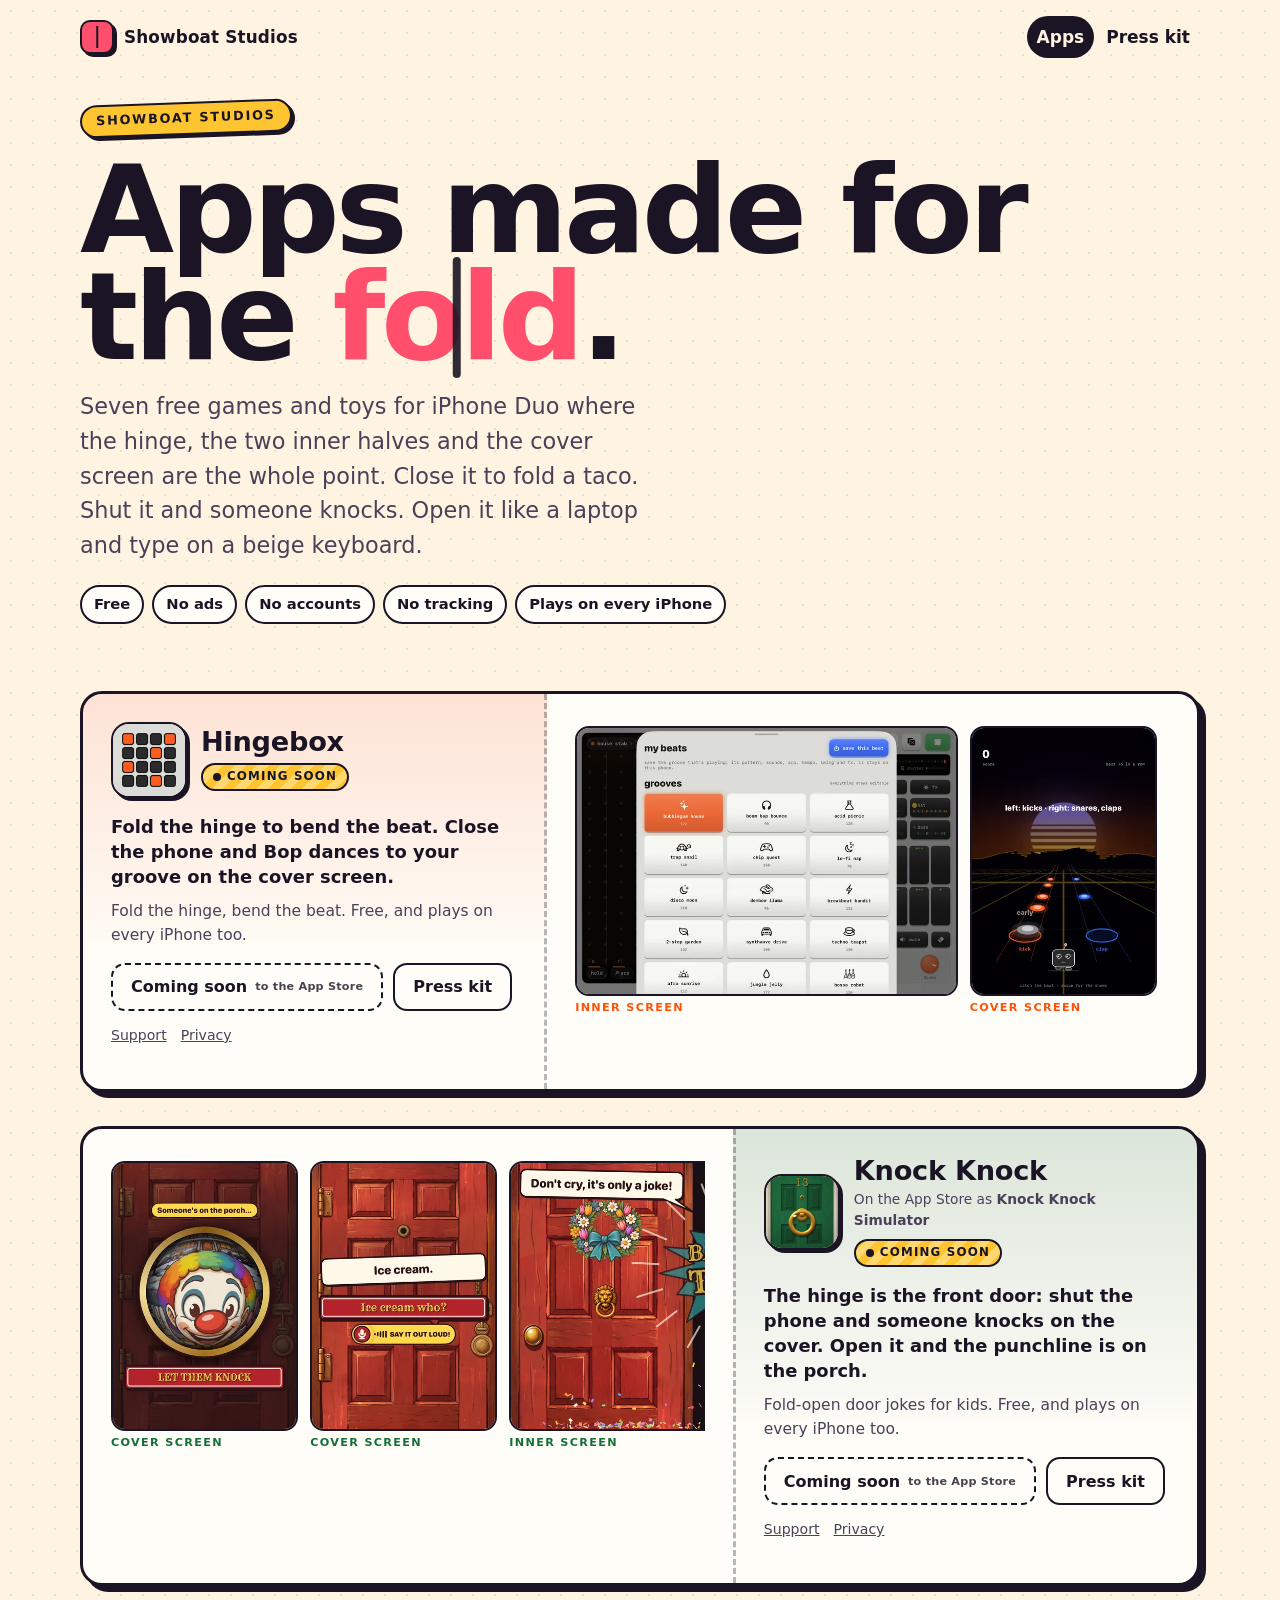
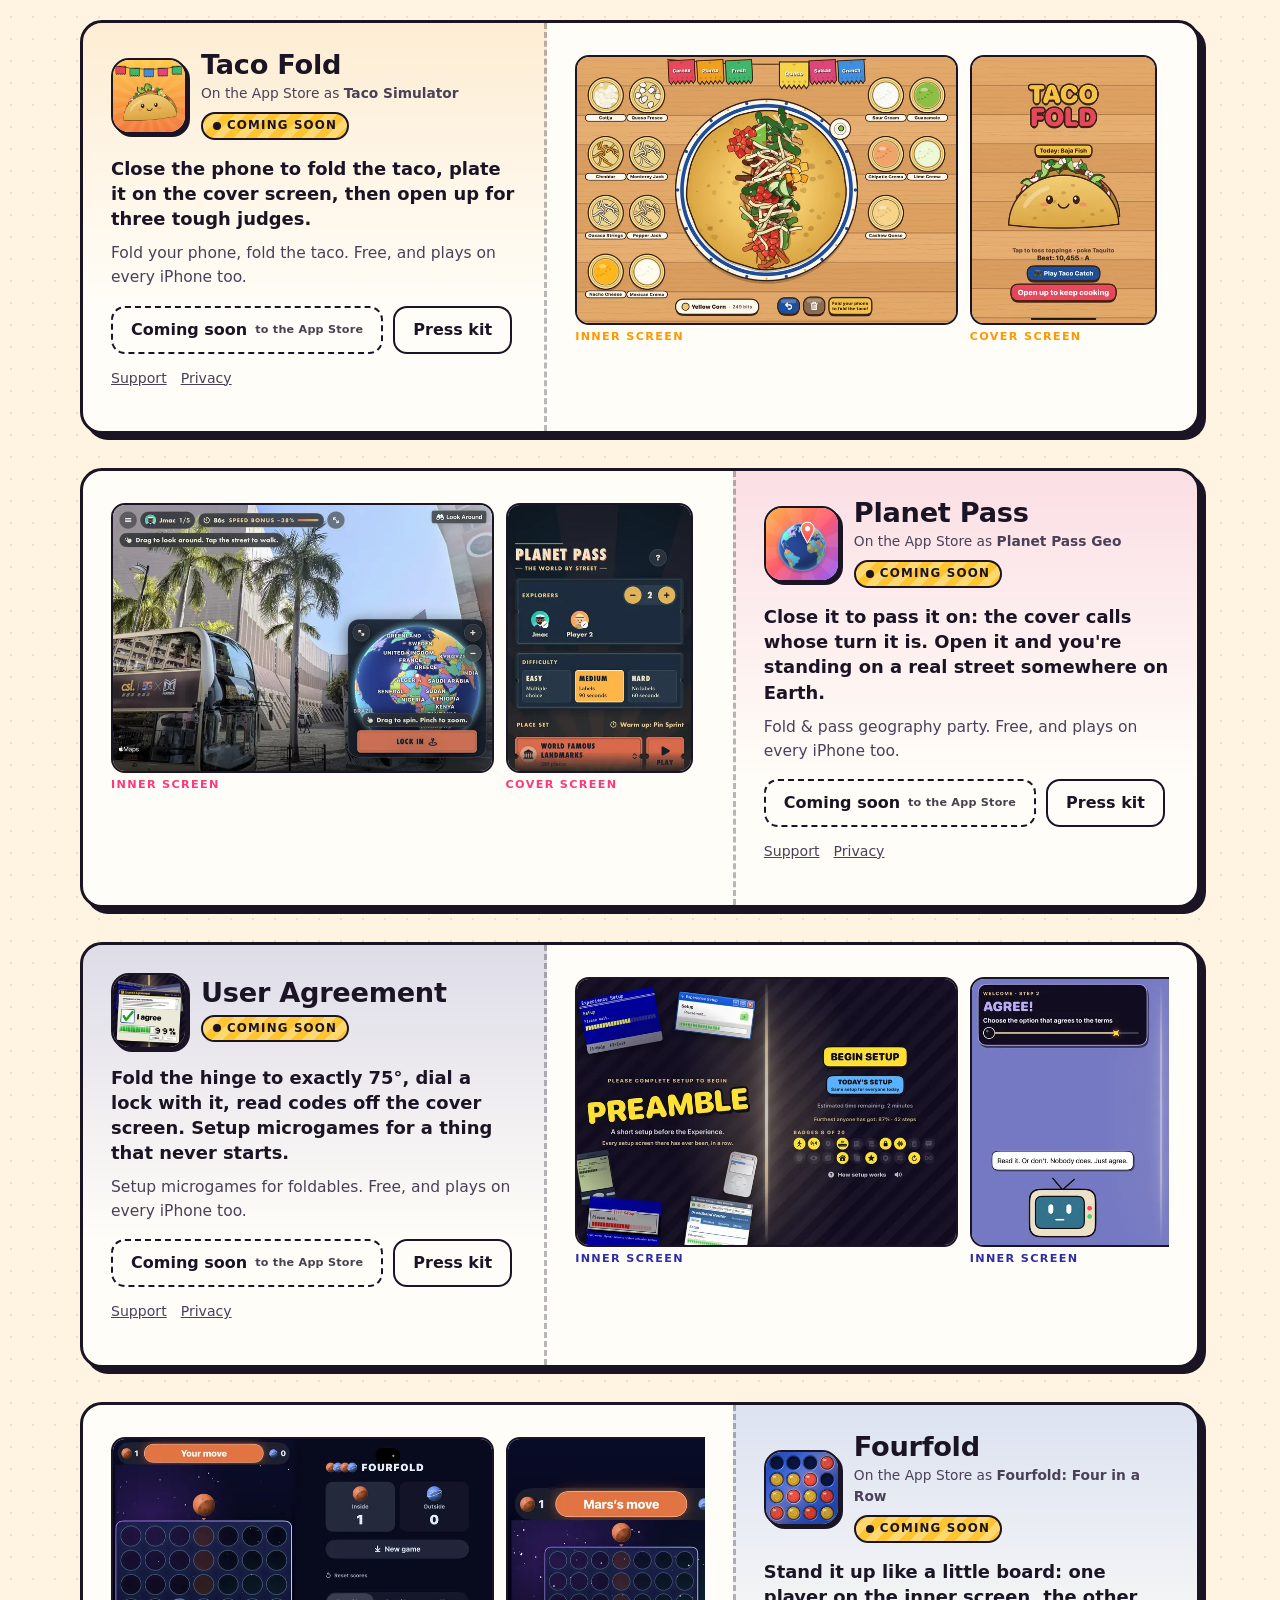
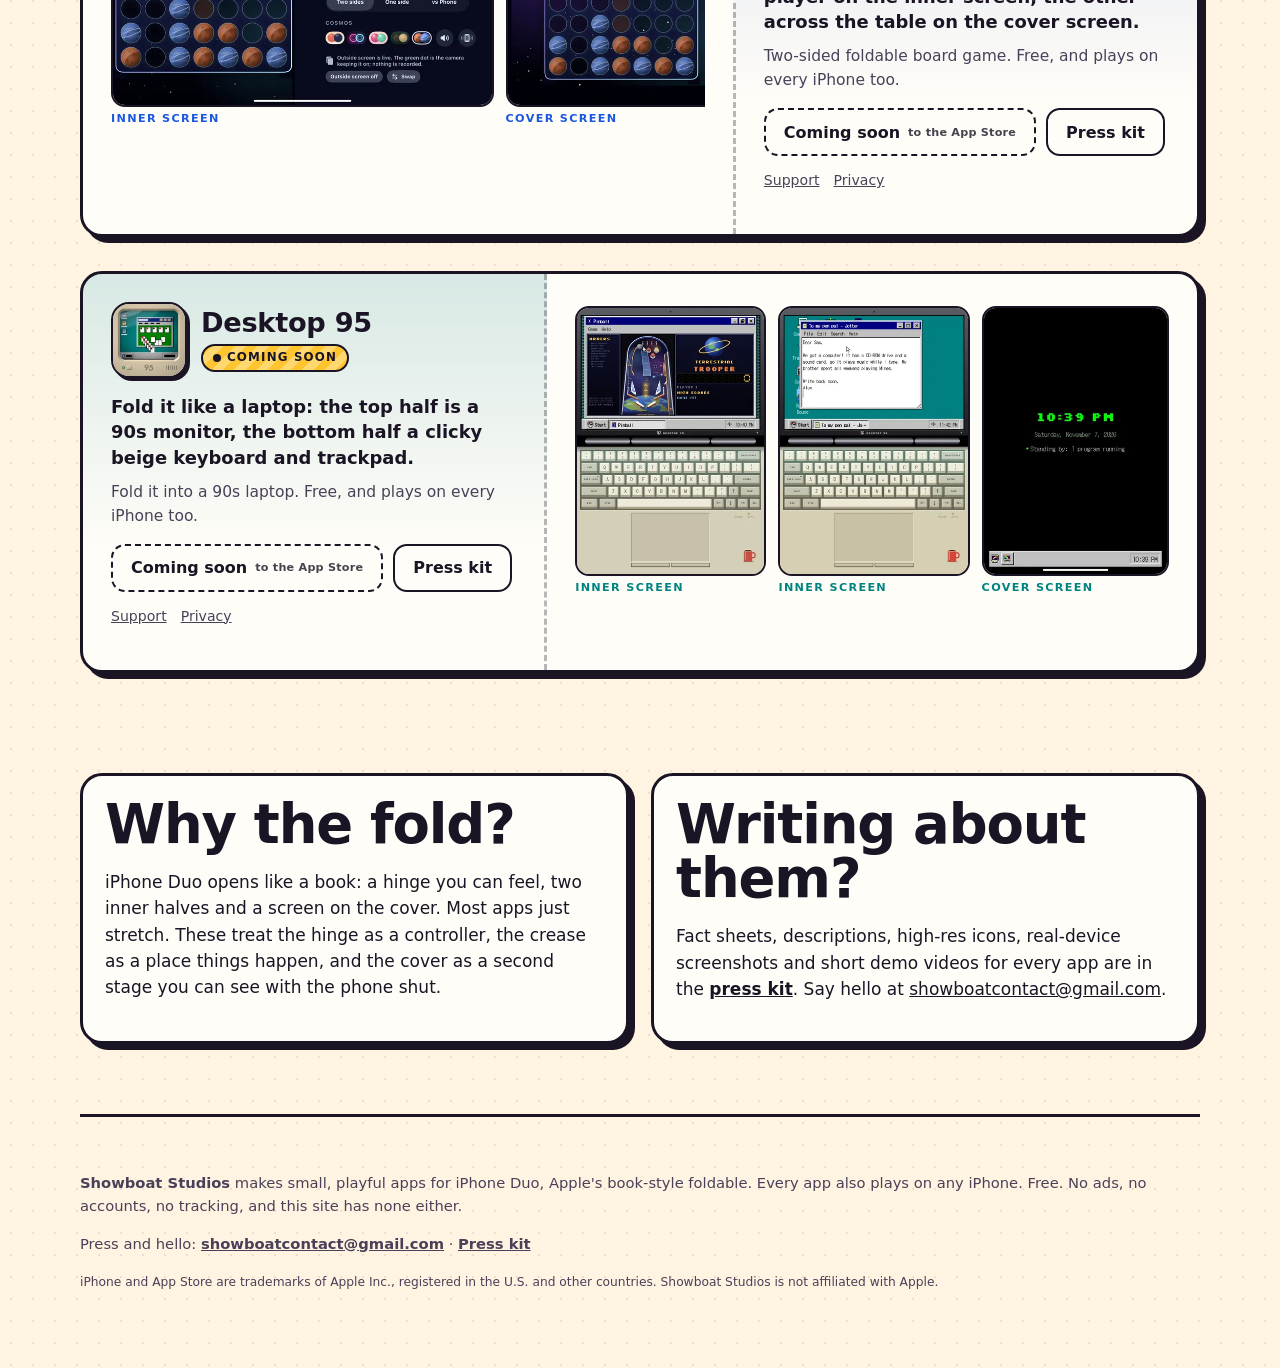
<file: index.html>
<!doctype html>
<html lang="en">
<head>
<meta charset="utf-8">
<meta name="viewport" content="width=device-width, initial-scale=1">
<title>Showboat Studios: apps made for the fold</title>
<meta name="description" content="Free games and toys for iPhone Duo that use the hinge, both inner screens and the cover screen. They play on every iPhone too.">

<link rel="canonical" href="https://showboatstudios.github.io/">
<meta property="og:type" content="website">
<meta property="og:title" content="Showboat Studios: apps made for the fold">
<meta property="og:description" content="Free games and toys for iPhone Duo that use the hinge, both inner screens and the cover screen. They play on every iPhone too.">
<meta property="og:url" content="https://showboatstudios.github.io/">
<meta property="og:image" content="https://showboatstudios.github.io/assets/img/og.png">
<meta name="twitter:card" content="summary_large_image">
<meta name="theme-color" content="#fff4e2" media="(prefers-color-scheme: light)">
<meta name="theme-color" content="#17121f" media="(prefers-color-scheme: dark)">
<link rel="icon" href="/assets/img/favicon.svg" type="image/svg+xml">
<link rel="stylesheet" href="/assets/css/site.css?v=1794116957">
<script src="/assets/js/site.js?v=1794116979" defer></script>
</head>
<body>
<a class="skip" href="#main">Skip to content</a>
<header class="wrap bar">
  <a class="brand" href="/"><span class="brand-mark" aria-hidden="true"></span><span class="brand-name">Showboat Studios</span></a>
  <nav class="nav" aria-label="Main"><a href="/" aria-current="page">Apps</a><a href="/press/">Press kit</a></nav>
</header>
<main id="main">

<section class="wrap hero">
  <span class="eyebrow">Showboat Studios</span>
  <h1>Apps made for the <span class="fold"><span>fold</span></span>.</h1>
  <p class="lede">Seven free games and toys for iPhone Duo where the hinge, the two inner halves and the cover screen are the whole point. Close it to fold a taco. Shut it and someone knocks. Open it like a laptop and type on a beige keyboard.</p>
  <ul class="chips" aria-label="What every app has">
    <li>Free</li><li>No ads</li><li>No accounts</li><li>No tracking</li><li>Plays on every iPhone</li>
  </ul>
</section>
<section class="wrap" aria-label="Apps">
  <ul class="apps">
<li class="card" id="hingebox" data-app="hingebox" data-status="coming_soon" style="--accent:#f2581b">
  <div class="page page-a">
    <div class="head">
      <img class="icon" src="/assets/img/hingebox/icon-256.webp" width="76" height="76" alt="">
      <div><h2>Hingebox</h2><span class="pill" data-pill>Coming soon</span></div>
    </div>
    <p class="hook">Fold the hinge to bend the beat. Close the phone and Bop dances to your groove on the cover screen.</p>
    <p class="sub">Fold the hinge, bend the beat. Free, and plays on every iPhone too.</p>
    <div class="actions"><span data-cta="hub"><span class="btn soon" role="note">Coming soon<span class="small">to the App Store</span></span></span>
      <a class="btn ghost" href="/press/hingebox/">Press kit<span class="sr"> for Hingebox</span></a></div>
    <p class="links-min"><a href="https://showboatstudios.github.io/hingebox/support.html">Support</a><a href="https://showboatstudios.github.io/hingebox/privacy.html">Privacy</a></p>
  </div>
  <div class="page page-b">
    <ul class="strip" aria-label="Hingebox screenshots on a real iPhone Duo"><li><figure style="margin:0"><img src="/assets/img/hingebox/01-sm.webp" width="739" height="520" loading="lazy" decoding="async" alt="Hingebox open on iPhone Duo: the grooves library beside the pad and controls"><figcaption><span class="where">Inner screen</span></figcaption></figure></li><li><figure style="margin:0"><img src="/assets/img/hingebox/02-sm.webp" width="357" height="520" loading="lazy" decoding="async" alt="Cover screen playing catch the beat, a rhythm game made from your own kicks and snares"><figcaption><span class="where">Cover screen</span></figcaption></figure></li><li><figure style="margin:0"><img src="/assets/img/hingebox/03-sm.webp" width="357" height="520" loading="lazy" decoding="async" alt="Cover screen showing the light-up step grid while the phone is closed"><figcaption><span class="where">Cover screen</span></figcaption></figure></li></ul>
  </div>
</li>
<li class="card" id="knock-knock" data-app="knock-knock" data-status="coming_soon" style="--accent:#1f6b3c">
  <div class="page page-a">
    <div class="head">
      <img class="icon" src="/assets/img/knock-knock/icon-256.webp" width="76" height="76" alt="">
      <div><h2>Knock Knock</h2><p class="aka">On the App Store as <strong>Knock Knock Simulator</strong></p><span class="pill" data-pill>Coming soon</span></div>
    </div>
    <p class="hook">The hinge is the front door: shut the phone and someone knocks on the cover. Open it and the punchline is on the porch.</p>
    <p class="sub">Fold-open door jokes for kids. Free, and plays on every iPhone too.</p>
    <div class="actions"><span data-cta="hub"><span class="btn soon" role="note">Coming soon<span class="small">to the App Store</span></span></span>
      <a class="btn ghost" href="/press/knock-knock/">Press kit<span class="sr"> for Knock Knock</span></a></div>
    <p class="links-min"><a href="https://showboatstudios.github.io/knock-knock-duo/support.html">Support</a><a href="https://showboatstudios.github.io/knock-knock-duo/privacy.html">Privacy</a></p>
  </div>
  <div class="page page-b">
    <ul class="strip" aria-label="Knock Knock screenshots on a real iPhone Duo"><li><figure style="margin:0"><img src="/assets/img/knock-knock/01-sm.webp" width="357" height="520" loading="lazy" decoding="async" alt="Cover screen: peeking through the peephole at who is knocking"><figcaption><span class="where">Cover screen</span></figcaption></figure></li><li><figure style="margin:0"><img src="/assets/img/knock-knock/02-sm.webp" width="357" height="520" loading="lazy" decoding="async" alt="Cover screen: &#x27;Ice cream who?&#x27; with the prompt to open the door"><figcaption><span class="where">Cover screen</span></figcaption></figure></li><li><figure style="margin:0"><img src="/assets/img/knock-knock/03-sm.webp" width="739" height="520" loading="lazy" decoding="async" alt="Phone opened: the punchline is waiting on the porch, BA DUM TISH"><figcaption><span class="where">Inner screen</span></figcaption></figure></li></ul>
  </div>
</li>
<li class="card" id="taco-fold" data-app="taco-fold" data-status="coming_soon" style="--accent:#f29a12">
  <div class="page page-a">
    <div class="head">
      <img class="icon" src="/assets/img/taco-fold/icon-256.webp" width="76" height="76" alt="">
      <div><h2>Taco Fold</h2><p class="aka">On the App Store as <strong>Taco Simulator</strong></p><span class="pill" data-pill>Coming soon</span></div>
    </div>
    <p class="hook">Close the phone to fold the taco, plate it on the cover screen, then open up for three tough judges.</p>
    <p class="sub">Fold your phone, fold the taco. Free, and plays on every iPhone too.</p>
    <div class="actions"><span data-cta="hub"><span class="btn soon" role="note">Coming soon<span class="small">to the App Store</span></span></span>
      <a class="btn ghost" href="/press/taco-fold/">Press kit<span class="sr"> for Taco Fold</span></a></div>
    <p class="links-min"><a href="https://showboatstudios.github.io/taco-fold/support.html">Support</a><a href="https://showboatstudios.github.io/taco-fold/privacy.html">Privacy</a></p>
  </div>
  <div class="page page-b">
    <ul class="strip" aria-label="Taco Fold screenshots on a real iPhone Duo"><li><figure style="margin:0"><img src="/assets/img/taco-fold/01-sm.webp" width="739" height="520" loading="lazy" decoding="async" alt="Building a taco: sixteen bowls around a painted plate"><figcaption><span class="where">Inner screen</span></figcaption></figure></li><li><figure style="margin:0"><img src="/assets/img/taco-fold/02-sm.webp" width="357" height="520" loading="lazy" decoding="async" alt="Cover screen title: Taco Fold"><figcaption><span class="where">Cover screen</span></figcaption></figure></li><li><figure style="margin:0"><img src="/assets/img/taco-fold/03-sm.webp" width="739" height="520" loading="lazy" decoding="async" alt="The judges&#x27; scorecard after opening the phone"><figcaption><span class="where">Inner screen</span></figcaption></figure></li></ul>
  </div>
</li>
<li class="card" id="planet-pass" data-app="planet-pass" data-status="coming_soon" style="--accent:#e3407a">
  <div class="page page-a">
    <div class="head">
      <img class="icon" src="/assets/img/planet-pass/icon-256.webp" width="76" height="76" alt="">
      <div><h2>Planet Pass</h2><p class="aka">On the App Store as <strong>Planet Pass Geo</strong></p><span class="pill" data-pill>Coming soon</span></div>
    </div>
    <p class="hook">Close it to pass it on: the cover calls whose turn it is. Open it and you&#x27;re standing on a real street somewhere on Earth.</p>
    <p class="sub">Fold &amp; pass geography party. Free, and plays on every iPhone too.</p>
    <div class="actions"><span data-cta="hub"><span class="btn soon" role="note">Coming soon<span class="small">to the App Store</span></span></span>
      <a class="btn ghost" href="/press/planet-pass/">Press kit<span class="sr"> for Planet Pass</span></a></div>
    <p class="links-min"><a href="https://showboatstudios.github.io/whereabouts-duo/support.html">Support</a><a href="https://showboatstudios.github.io/whereabouts-duo/privacy.html">Privacy</a></p>
  </div>
  <div class="page page-b">
    <ul class="strip" aria-label="Planet Pass screenshots on a real iPhone Duo"><li><figure style="margin:0"><img src="/assets/img/planet-pass/01-sm.webp" width="739" height="520" loading="lazy" decoding="async" alt="Standing on a real street with the globe beside it to pin your guess"><figcaption><span class="where">Inner screen</span></figcaption></figure></li><li><figure style="margin:0"><img src="/assets/img/planet-pass/02-sm.webp" width="357" height="520" loading="lazy" decoding="async" alt="Cover screen: whose turn it is, nobody peek"><figcaption><span class="where">Cover screen</span></figcaption></figure></li><li><figure style="margin:0"><img src="/assets/img/planet-pass/03-sm.webp" width="739" height="520" loading="lazy" decoding="async" alt="Round score: miles off on the map"><figcaption><span class="where">Inner screen</span></figcaption></figure></li></ul>
  </div>
</li>
<li class="card" id="user-agreement" data-app="user-agreement" data-status="coming_soon" style="--accent:#2f2f8f">
  <div class="page page-a">
    <div class="head">
      <img class="icon" src="/assets/img/user-agreement/icon-256.webp" width="76" height="76" alt="">
      <div><h2>User Agreement</h2><span class="pill" data-pill>Coming soon</span></div>
    </div>
    <p class="hook">Fold the hinge to exactly 75°, dial a lock with it, read codes off the cover screen. Setup microgames for a thing that never starts.</p>
    <p class="sub">Setup microgames for foldables. Free, and plays on every iPhone too.</p>
    <div class="actions"><span data-cta="hub"><span class="btn soon" role="note">Coming soon<span class="small">to the App Store</span></span></span>
      <a class="btn ghost" href="/press/user-agreement/">Press kit<span class="sr"> for User Agreement</span></a></div>
    <p class="links-min"><a href="https://showboatstudios.github.io/preamble-duo/support.html">Support</a><a href="https://showboatstudios.github.io/preamble-duo/privacy.html">Privacy</a></p>
  </div>
  <div class="page page-b">
    <ul class="strip" aria-label="User Agreement screenshots on a real iPhone Duo"><li><figure style="margin:0"><img src="/assets/img/user-agreement/01-sm.webp" width="739" height="520" loading="lazy" decoding="async" alt="Title screen: please complete setup to begin the Experience"><figcaption><span class="where">Inner screen</span></figcaption></figure></li><li><figure style="margin:0"><img src="/assets/img/user-agreement/02-sm.webp" width="739" height="520" loading="lazy" decoding="async" alt="Agree! Choose the option that agrees to the terms"><figcaption><span class="where">Inner screen</span></figcaption></figure></li><li><figure style="margin:0"><img src="/assets/img/user-agreement/03-sm.webp" width="357" height="520" loading="lazy" decoding="async" alt="Cover screen: setup incomplete, three devices waiting"><figcaption><span class="where">Cover screen</span></figcaption></figure></li></ul>
  </div>
</li>
<li class="card" id="fourfold" data-app="fourfold" data-status="coming_soon" style="--accent:#2457c9">
  <div class="page page-a">
    <div class="head">
      <img class="icon" src="/assets/img/fourfold/icon-256.webp" width="76" height="76" alt="">
      <div><h2>Fourfold</h2><p class="aka">On the App Store as <strong>Fourfold: Four in a Row</strong></p><span class="pill" data-pill>Coming soon</span></div>
    </div>
    <p class="hook">Stand it up like a little board: one player on the inner screen, the other across the table on the cover screen.</p>
    <p class="sub">Two-sided foldable board game. Free, and plays on every iPhone too.</p>
    <div class="actions"><span data-cta="hub"><span class="btn soon" role="note">Coming soon<span class="small">to the App Store</span></span></span>
      <a class="btn ghost" href="/press/fourfold/">Press kit<span class="sr"> for Fourfold</span></a></div>
    <p class="links-min"><a href="https://showboatstudios.github.io/fourfold-duo/support.html">Support</a><a href="https://showboatstudios.github.io/fourfold-duo/privacy.html">Privacy</a></p>
  </div>
  <div class="page page-b">
    <ul class="strip" aria-label="Fourfold screenshots on a real iPhone Duo"><li><figure style="margin:0"><img src="/assets/img/fourfold/01-sm.webp" width="739" height="520" loading="lazy" decoding="async" alt="Four in a row on the inner screen in the Cosmos skin"><figcaption><span class="where">Inner screen</span></figcaption></figure></li><li><figure style="margin:0"><img src="/assets/img/fourfold/02-sm.webp" width="757" height="520" loading="lazy" decoding="async" alt="The opponent&#x27;s view on the cover screen: Mars&#x27;s move"><figcaption><span class="where">Cover screen</span></figcaption></figure></li><li><figure style="margin:0"><img src="/assets/img/fourfold/03-sm.webp" width="366" height="520" loading="lazy" decoding="async" alt="Laptop pose: board on the top half, controls on the bottom"><figcaption><span class="where">Inner screen</span></figcaption></figure></li></ul>
  </div>
</li>
<li class="card" id="desktop-95" data-app="desktop-95" data-status="coming_soon" style="--accent:#0a7f7d">
  <div class="page page-a">
    <div class="head">
      <img class="icon" src="/assets/img/desktop-95/icon-256.webp" width="76" height="76" alt="">
      <div><h2>Desktop 95</h2><span class="pill" data-pill>Coming soon</span></div>
    </div>
    <p class="hook">Fold it like a laptop: the top half is a 90s monitor, the bottom half a clicky beige keyboard and trackpad.</p>
    <p class="sub">Fold it into a 90s laptop. Free, and plays on every iPhone too.</p>
    <div class="actions"><span data-cta="hub"><span class="btn soon" role="note">Coming soon<span class="small">to the App Store</span></span></span>
      <a class="btn ghost" href="/press/desktop-95/">Press kit<span class="sr"> for Desktop 95</span></a></div>
    <p class="links-min"><a href="https://showboatstudios.github.io/desktop-95/support.html">Support</a><a href="https://showboatstudios.github.io/desktop-95/privacy.html">Privacy</a></p>
  </div>
  <div class="page page-b">
    <ul class="strip" aria-label="Desktop 95 screenshots on a real iPhone Duo"><li><figure style="margin:0"><img src="/assets/img/desktop-95/01-sm.webp" width="366" height="520" loading="lazy" decoding="async" alt="Laptop pose on iPhone Duo: pinball on the top screen, the beige keyboard and trackpad below"><figcaption><span class="where">Inner screen</span></figcaption></figure></li><li><figure style="margin:0"><img src="/assets/img/desktop-95/02-sm.webp" width="366" height="520" loading="lazy" decoding="async" alt="Command line on the monitor with the clicky keyboard deck"><figcaption><span class="where">Inner screen</span></figcaption></figure></li><li><figure style="margin:0"><img src="/assets/img/desktop-95/03-sm.webp" width="357" height="520" loading="lazy" decoding="async" alt="Lid closed: the cover screen keeps the clock and stands by"><figcaption><span class="where">Cover screen</span></figcaption></figure></li></ul>
  </div>
</li>
  </ul>
</section>
<section class="wrap section grid2">
  <div class="panel">
    <h2 class="big">Why the fold?</h2>
    <p>iPhone Duo opens like a book: a hinge you can feel, two inner halves and a screen on the cover. Most apps just stretch.
    These treat the hinge as a controller, the crease as a place things happen, and the cover as a second stage you can see with the phone shut.</p>
  </div>
  <div class="panel">
    <h2 class="big">Writing about them?</h2>
    <p>Fact sheets, descriptions, high-res icons, real-device screenshots and short demo videos for every app are in the <a href="/press/"><strong>press kit</strong></a>.
    Say hello at <a href="mailto:showboatcontact@gmail.com">showboatcontact@gmail.com</a>.</p>
  </div>
</section>
</main>
<footer class="wrap footer">
  <p><strong>Showboat Studios</strong> makes small, playful apps for iPhone Duo, Apple's book-style foldable. Every app also plays on any iPhone.
  Free. No ads, no accounts, no tracking, and this site has none either.</p>
  <p>Press and hello: <a href="mailto:showboatcontact@gmail.com">showboatcontact@gmail.com</a> &middot; <a href="/press/">Press kit</a></p>
  <p><small>iPhone and App Store are trademarks of Apple Inc., registered in the U.S. and other countries. Showboat Studios is not affiliated with Apple.</small></p>
</footer>
</body>
</html>
</file>
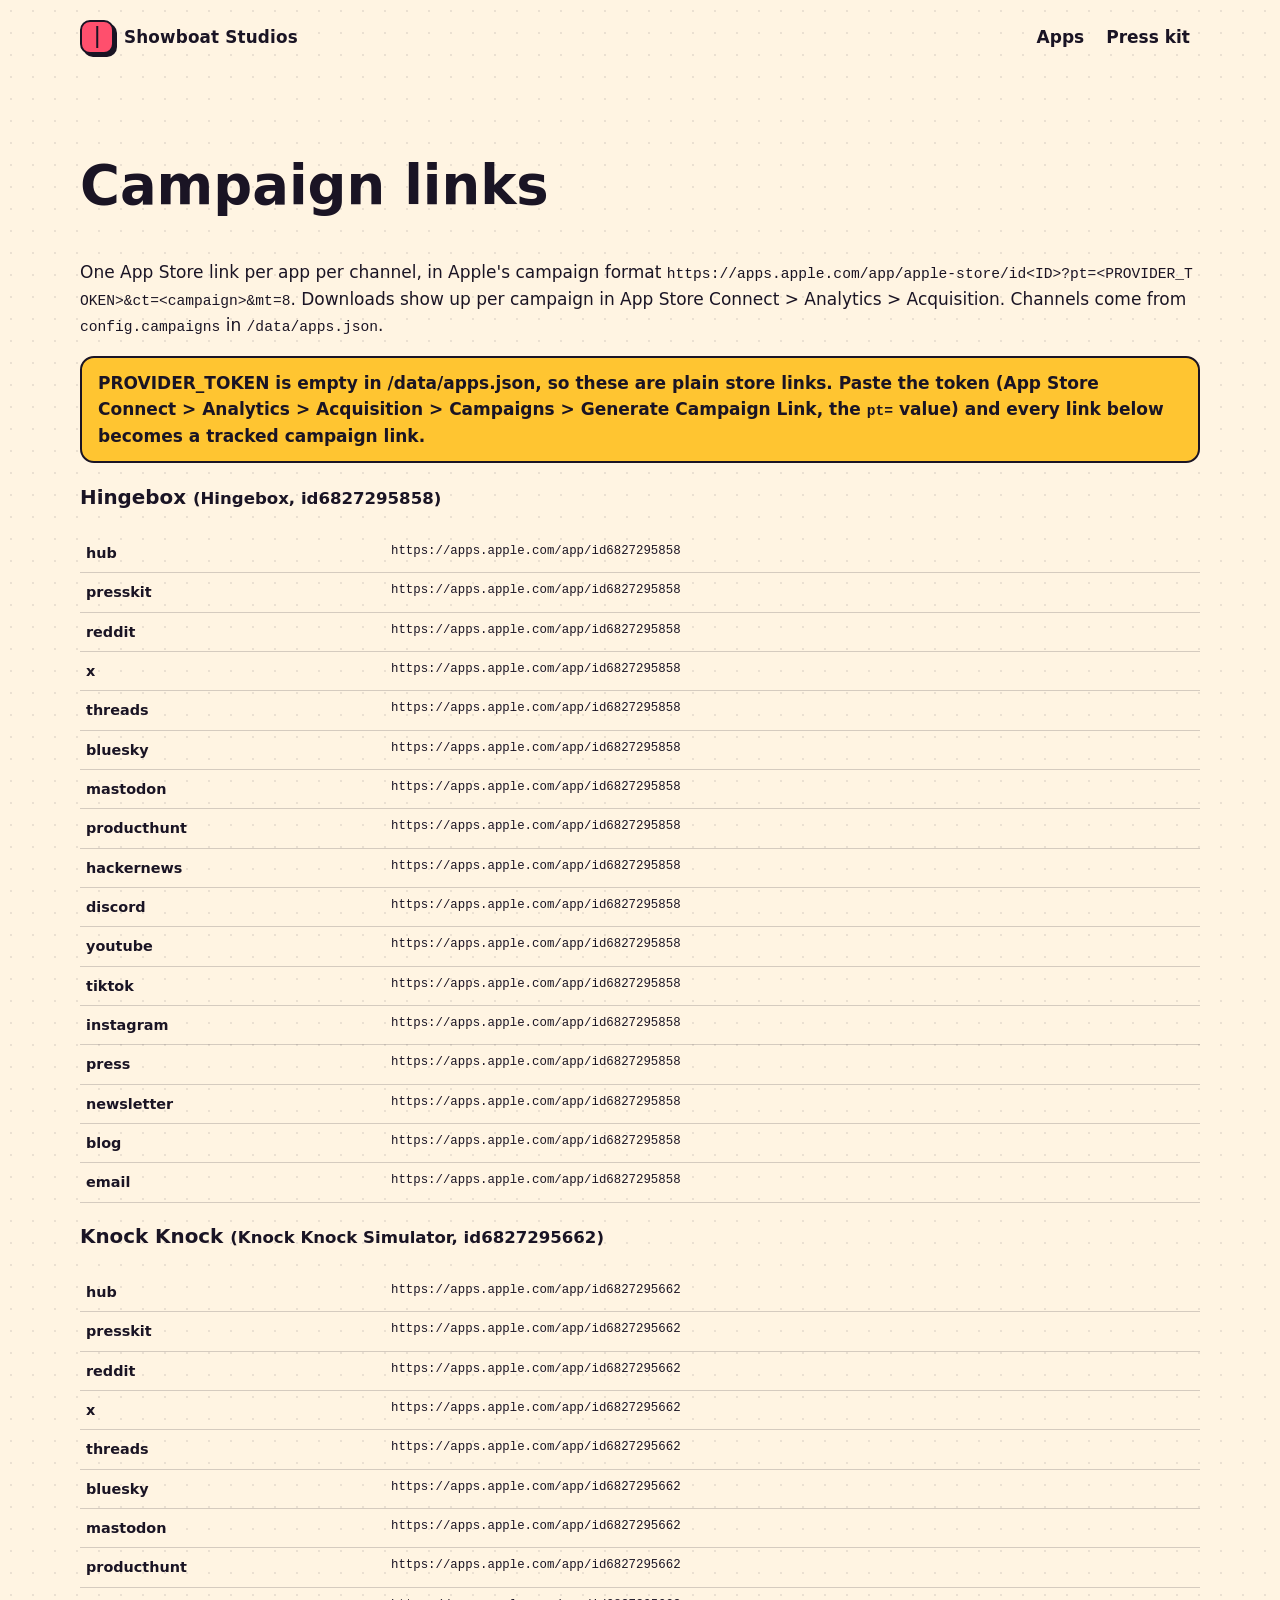
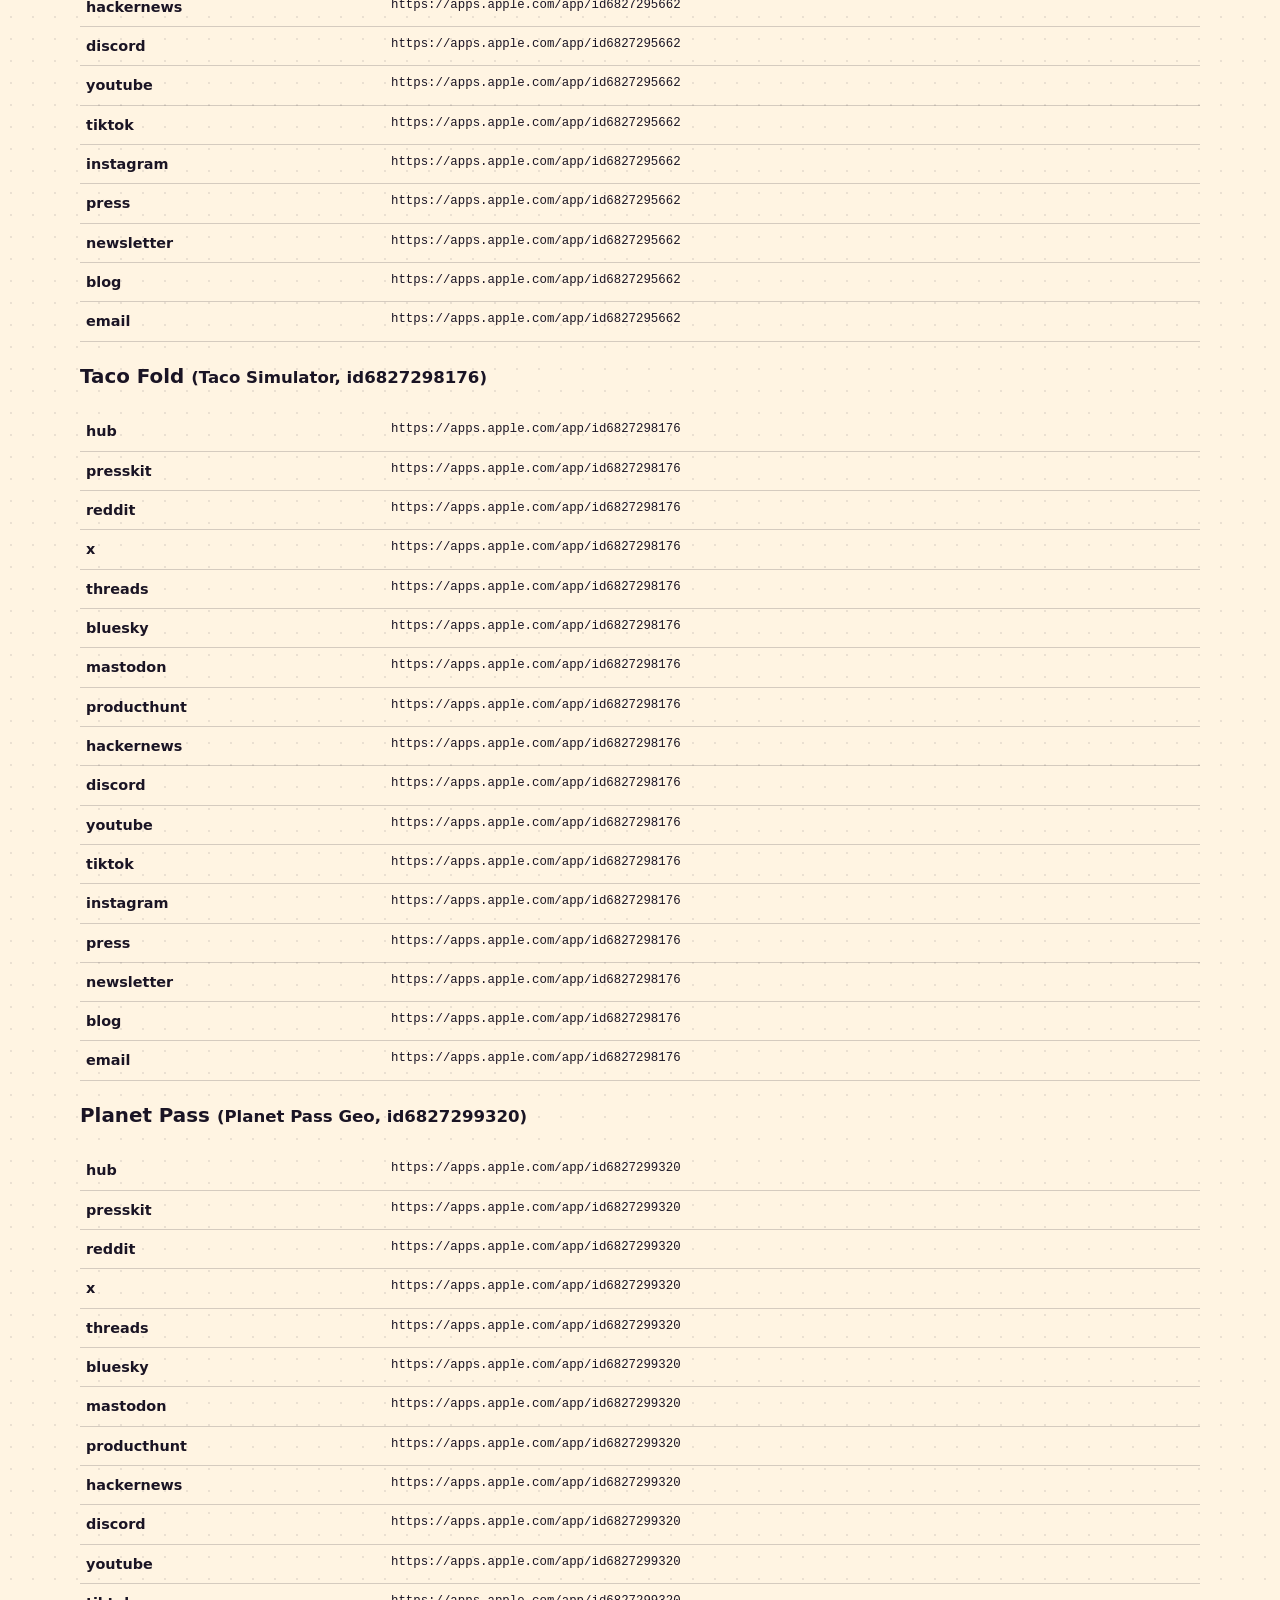
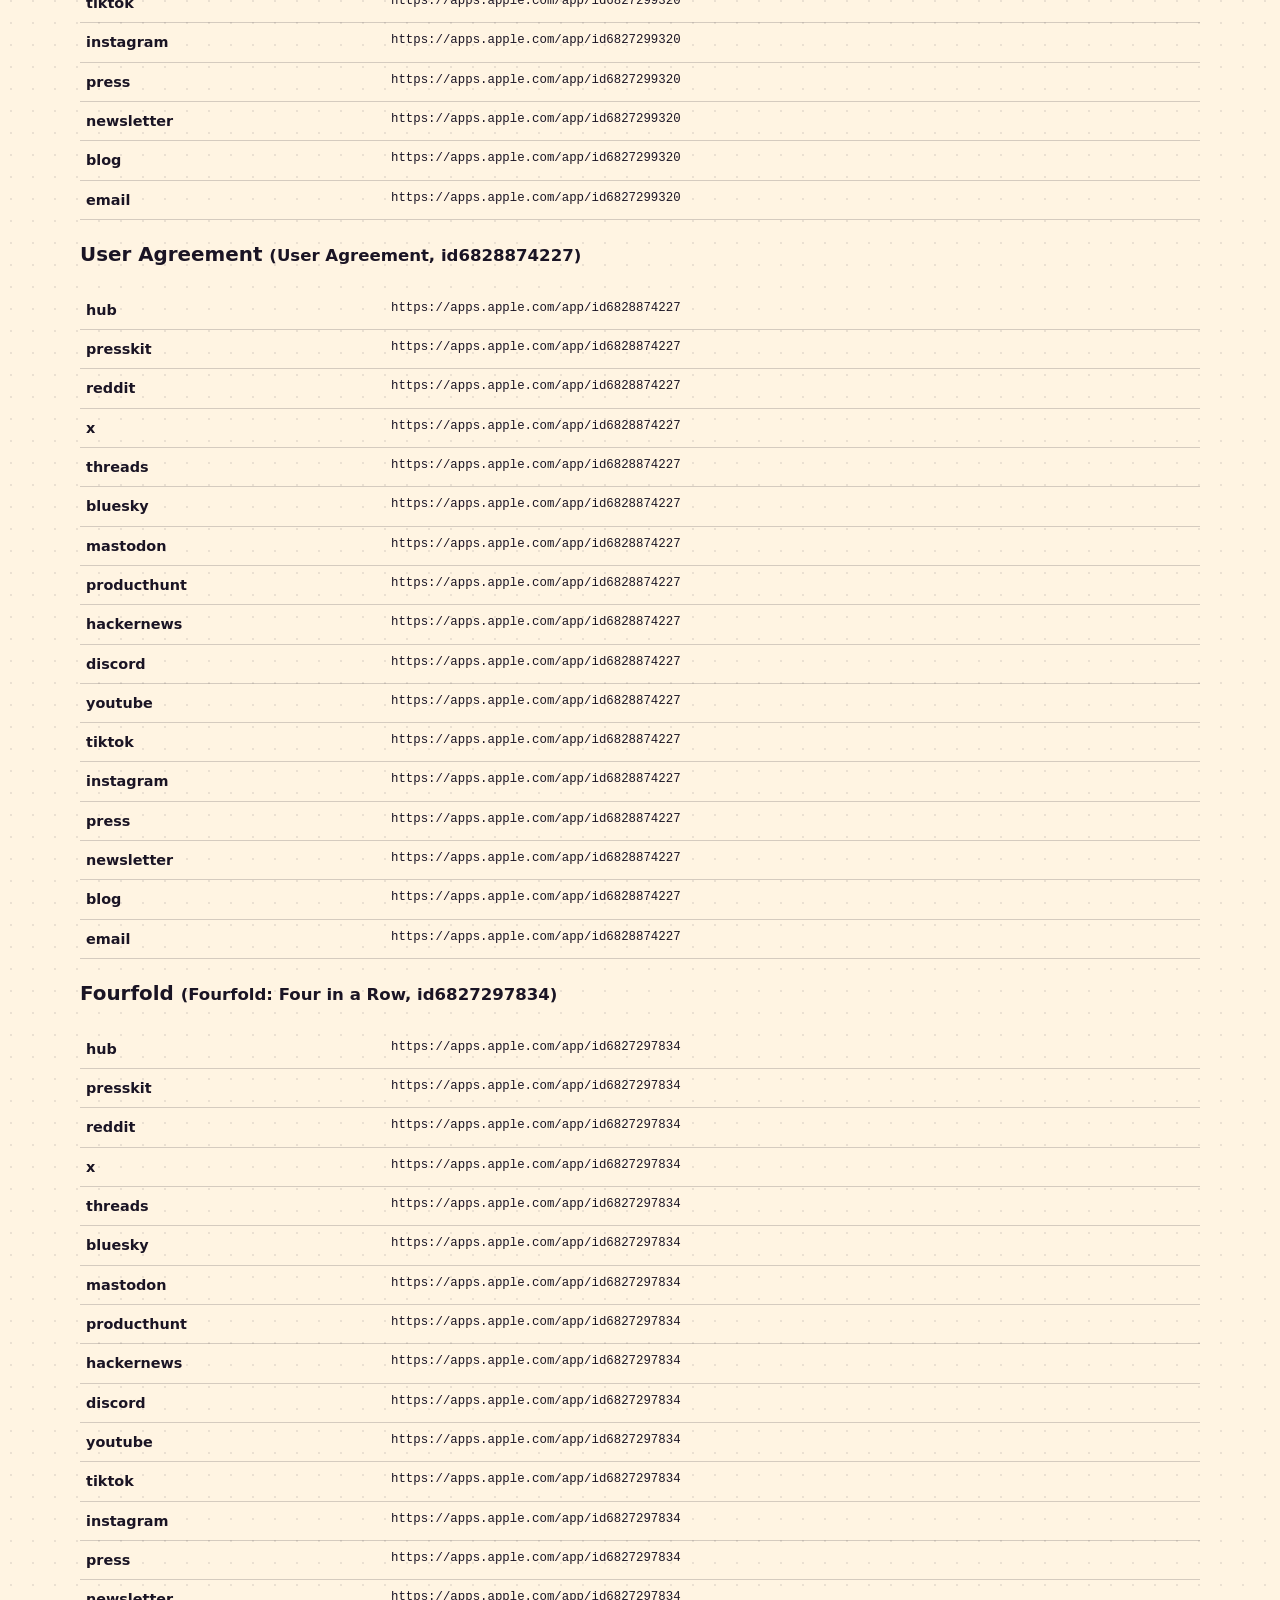
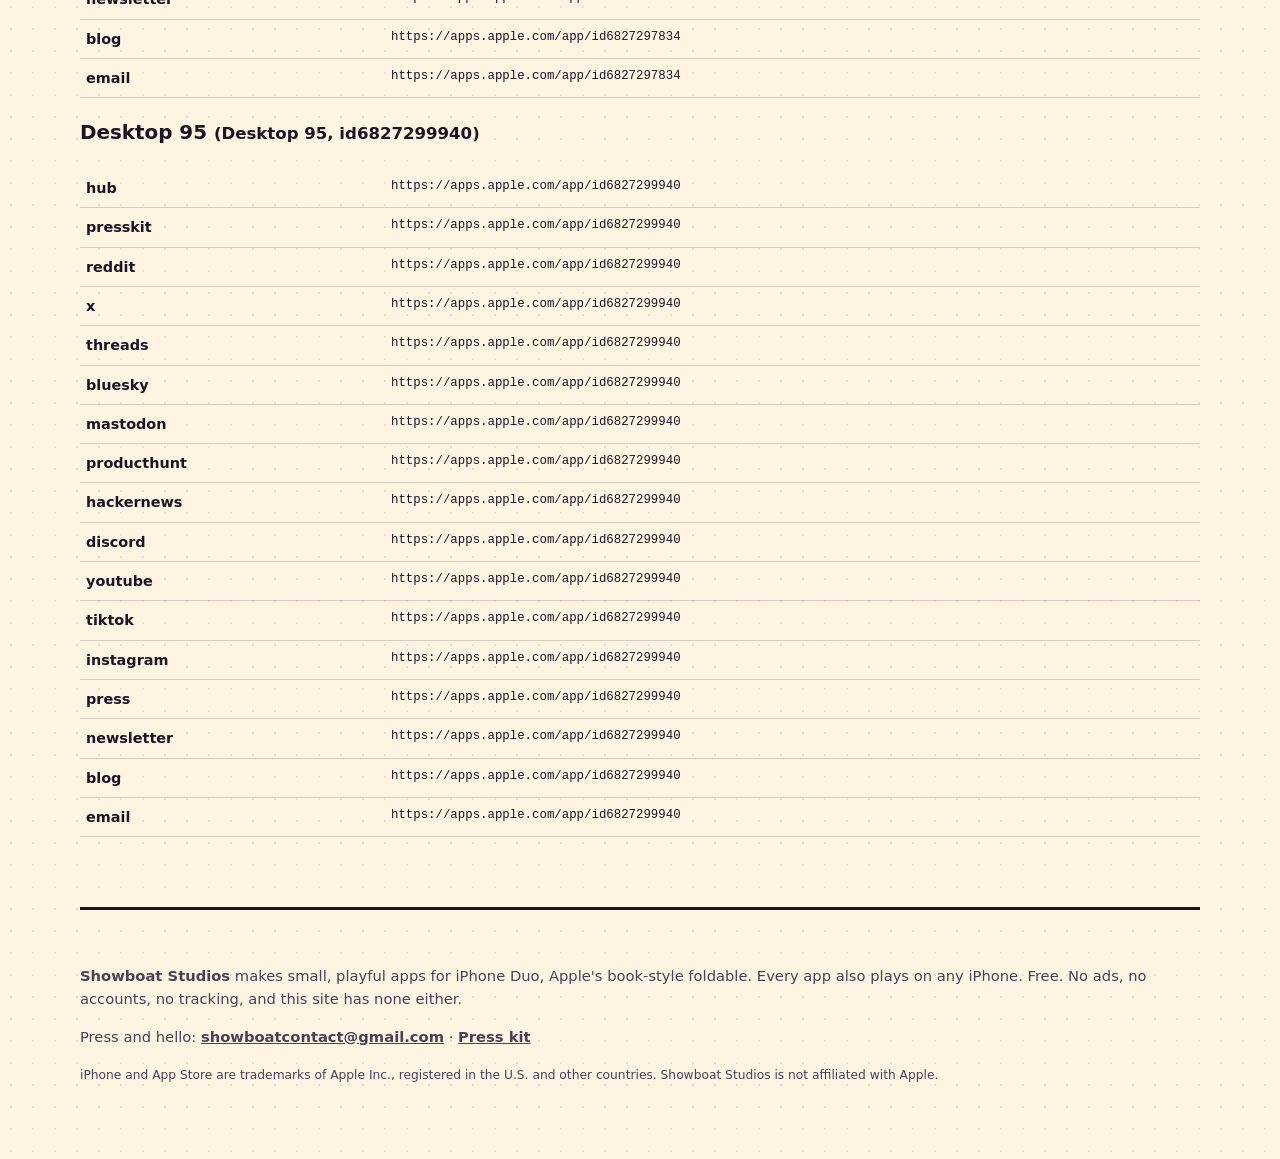
<file: links/index.html>
<!doctype html>
<html lang="en">
<head>
<meta charset="utf-8">
<meta name="viewport" content="width=device-width, initial-scale=1">
<title>Campaign links | Showboat Studios</title>
<meta name="description" content="App Store campaign links per app and channel.">
<meta name="robots" content="noindex">
<link rel="canonical" href="https://showboatstudios.github.io/links/">
<meta property="og:type" content="website">
<meta property="og:title" content="Campaign links | Showboat Studios">
<meta property="og:description" content="App Store campaign links per app and channel.">
<meta property="og:url" content="https://showboatstudios.github.io/links/">
<meta property="og:image" content="https://showboatstudios.github.io/assets/img/og.png">
<meta name="twitter:card" content="summary_large_image">
<meta name="theme-color" content="#fff4e2" media="(prefers-color-scheme: light)">
<meta name="theme-color" content="#17121f" media="(prefers-color-scheme: dark)">
<link rel="icon" href="/assets/img/favicon.svg" type="image/svg+xml">
<link rel="stylesheet" href="/assets/css/site.css?v=1794116957">
<script src="/assets/js/site.js?v=1794116979" defer></script>
</head>
<body>
<a class="skip" href="#main">Skip to content</a>
<header class="wrap bar">
  <a class="brand" href="/"><span class="brand-mark" aria-hidden="true"></span><span class="brand-name">Showboat Studios</span></a>
  <nav class="nav" aria-label="Main"><a href="/">Apps</a><a href="/press/">Press kit</a></nav>
</header>
<main id="main">

<section class="wrap section">
  <h1 style="font:900 clamp(2rem,8vw,3.4rem)/1 var(--display)">Campaign links</h1>
  <p>One App Store link per app per channel, in Apple's campaign format
  <code>https://apps.apple.com/app/apple-store/id&lt;ID&gt;?pt=&lt;PROVIDER_TOKEN&gt;&amp;ct=&lt;campaign&gt;&amp;mt=8</code>.
  Downloads show up per campaign in App Store Connect &gt; Analytics &gt; Acquisition. Channels come from <code>config.campaigns</code> in <code>/data/apps.json</code>.</p>
  <div id="campaign-links"><p class="note">PROVIDER_TOKEN is empty in /data/apps.json, so these are plain store links. Paste the token (App Store Connect &gt; Analytics &gt; Acquisition &gt; Campaigns &gt; Generate Campaign Link, the <code>pt=</code> value) and every link below becomes a tracked campaign link.</p><h3>Hingebox <small>(Hingebox, id6827295858)</small></h3><table class='linktable'><tbody><tr><th>hub</th><td class='mono'>https://apps.apple.com/app/id6827295858</td></tr><tr><th>presskit</th><td class='mono'>https://apps.apple.com/app/id6827295858</td></tr><tr><th>reddit</th><td class='mono'>https://apps.apple.com/app/id6827295858</td></tr><tr><th>x</th><td class='mono'>https://apps.apple.com/app/id6827295858</td></tr><tr><th>threads</th><td class='mono'>https://apps.apple.com/app/id6827295858</td></tr><tr><th>bluesky</th><td class='mono'>https://apps.apple.com/app/id6827295858</td></tr><tr><th>mastodon</th><td class='mono'>https://apps.apple.com/app/id6827295858</td></tr><tr><th>producthunt</th><td class='mono'>https://apps.apple.com/app/id6827295858</td></tr><tr><th>hackernews</th><td class='mono'>https://apps.apple.com/app/id6827295858</td></tr><tr><th>discord</th><td class='mono'>https://apps.apple.com/app/id6827295858</td></tr><tr><th>youtube</th><td class='mono'>https://apps.apple.com/app/id6827295858</td></tr><tr><th>tiktok</th><td class='mono'>https://apps.apple.com/app/id6827295858</td></tr><tr><th>instagram</th><td class='mono'>https://apps.apple.com/app/id6827295858</td></tr><tr><th>press</th><td class='mono'>https://apps.apple.com/app/id6827295858</td></tr><tr><th>newsletter</th><td class='mono'>https://apps.apple.com/app/id6827295858</td></tr><tr><th>blog</th><td class='mono'>https://apps.apple.com/app/id6827295858</td></tr><tr><th>email</th><td class='mono'>https://apps.apple.com/app/id6827295858</td></tr></tbody></table><h3>Knock Knock <small>(Knock Knock Simulator, id6827295662)</small></h3><table class='linktable'><tbody><tr><th>hub</th><td class='mono'>https://apps.apple.com/app/id6827295662</td></tr><tr><th>presskit</th><td class='mono'>https://apps.apple.com/app/id6827295662</td></tr><tr><th>reddit</th><td class='mono'>https://apps.apple.com/app/id6827295662</td></tr><tr><th>x</th><td class='mono'>https://apps.apple.com/app/id6827295662</td></tr><tr><th>threads</th><td class='mono'>https://apps.apple.com/app/id6827295662</td></tr><tr><th>bluesky</th><td class='mono'>https://apps.apple.com/app/id6827295662</td></tr><tr><th>mastodon</th><td class='mono'>https://apps.apple.com/app/id6827295662</td></tr><tr><th>producthunt</th><td class='mono'>https://apps.apple.com/app/id6827295662</td></tr><tr><th>hackernews</th><td class='mono'>https://apps.apple.com/app/id6827295662</td></tr><tr><th>discord</th><td class='mono'>https://apps.apple.com/app/id6827295662</td></tr><tr><th>youtube</th><td class='mono'>https://apps.apple.com/app/id6827295662</td></tr><tr><th>tiktok</th><td class='mono'>https://apps.apple.com/app/id6827295662</td></tr><tr><th>instagram</th><td class='mono'>https://apps.apple.com/app/id6827295662</td></tr><tr><th>press</th><td class='mono'>https://apps.apple.com/app/id6827295662</td></tr><tr><th>newsletter</th><td class='mono'>https://apps.apple.com/app/id6827295662</td></tr><tr><th>blog</th><td class='mono'>https://apps.apple.com/app/id6827295662</td></tr><tr><th>email</th><td class='mono'>https://apps.apple.com/app/id6827295662</td></tr></tbody></table><h3>Taco Fold <small>(Taco Simulator, id6827298176)</small></h3><table class='linktable'><tbody><tr><th>hub</th><td class='mono'>https://apps.apple.com/app/id6827298176</td></tr><tr><th>presskit</th><td class='mono'>https://apps.apple.com/app/id6827298176</td></tr><tr><th>reddit</th><td class='mono'>https://apps.apple.com/app/id6827298176</td></tr><tr><th>x</th><td class='mono'>https://apps.apple.com/app/id6827298176</td></tr><tr><th>threads</th><td class='mono'>https://apps.apple.com/app/id6827298176</td></tr><tr><th>bluesky</th><td class='mono'>https://apps.apple.com/app/id6827298176</td></tr><tr><th>mastodon</th><td class='mono'>https://apps.apple.com/app/id6827298176</td></tr><tr><th>producthunt</th><td class='mono'>https://apps.apple.com/app/id6827298176</td></tr><tr><th>hackernews</th><td class='mono'>https://apps.apple.com/app/id6827298176</td></tr><tr><th>discord</th><td class='mono'>https://apps.apple.com/app/id6827298176</td></tr><tr><th>youtube</th><td class='mono'>https://apps.apple.com/app/id6827298176</td></tr><tr><th>tiktok</th><td class='mono'>https://apps.apple.com/app/id6827298176</td></tr><tr><th>instagram</th><td class='mono'>https://apps.apple.com/app/id6827298176</td></tr><tr><th>press</th><td class='mono'>https://apps.apple.com/app/id6827298176</td></tr><tr><th>newsletter</th><td class='mono'>https://apps.apple.com/app/id6827298176</td></tr><tr><th>blog</th><td class='mono'>https://apps.apple.com/app/id6827298176</td></tr><tr><th>email</th><td class='mono'>https://apps.apple.com/app/id6827298176</td></tr></tbody></table><h3>Planet Pass <small>(Planet Pass Geo, id6827299320)</small></h3><table class='linktable'><tbody><tr><th>hub</th><td class='mono'>https://apps.apple.com/app/id6827299320</td></tr><tr><th>presskit</th><td class='mono'>https://apps.apple.com/app/id6827299320</td></tr><tr><th>reddit</th><td class='mono'>https://apps.apple.com/app/id6827299320</td></tr><tr><th>x</th><td class='mono'>https://apps.apple.com/app/id6827299320</td></tr><tr><th>threads</th><td class='mono'>https://apps.apple.com/app/id6827299320</td></tr><tr><th>bluesky</th><td class='mono'>https://apps.apple.com/app/id6827299320</td></tr><tr><th>mastodon</th><td class='mono'>https://apps.apple.com/app/id6827299320</td></tr><tr><th>producthunt</th><td class='mono'>https://apps.apple.com/app/id6827299320</td></tr><tr><th>hackernews</th><td class='mono'>https://apps.apple.com/app/id6827299320</td></tr><tr><th>discord</th><td class='mono'>https://apps.apple.com/app/id6827299320</td></tr><tr><th>youtube</th><td class='mono'>https://apps.apple.com/app/id6827299320</td></tr><tr><th>tiktok</th><td class='mono'>https://apps.apple.com/app/id6827299320</td></tr><tr><th>instagram</th><td class='mono'>https://apps.apple.com/app/id6827299320</td></tr><tr><th>press</th><td class='mono'>https://apps.apple.com/app/id6827299320</td></tr><tr><th>newsletter</th><td class='mono'>https://apps.apple.com/app/id6827299320</td></tr><tr><th>blog</th><td class='mono'>https://apps.apple.com/app/id6827299320</td></tr><tr><th>email</th><td class='mono'>https://apps.apple.com/app/id6827299320</td></tr></tbody></table><h3>User Agreement <small>(User Agreement, id6828874227)</small></h3><table class='linktable'><tbody><tr><th>hub</th><td class='mono'>https://apps.apple.com/app/id6828874227</td></tr><tr><th>presskit</th><td class='mono'>https://apps.apple.com/app/id6828874227</td></tr><tr><th>reddit</th><td class='mono'>https://apps.apple.com/app/id6828874227</td></tr><tr><th>x</th><td class='mono'>https://apps.apple.com/app/id6828874227</td></tr><tr><th>threads</th><td class='mono'>https://apps.apple.com/app/id6828874227</td></tr><tr><th>bluesky</th><td class='mono'>https://apps.apple.com/app/id6828874227</td></tr><tr><th>mastodon</th><td class='mono'>https://apps.apple.com/app/id6828874227</td></tr><tr><th>producthunt</th><td class='mono'>https://apps.apple.com/app/id6828874227</td></tr><tr><th>hackernews</th><td class='mono'>https://apps.apple.com/app/id6828874227</td></tr><tr><th>discord</th><td class='mono'>https://apps.apple.com/app/id6828874227</td></tr><tr><th>youtube</th><td class='mono'>https://apps.apple.com/app/id6828874227</td></tr><tr><th>tiktok</th><td class='mono'>https://apps.apple.com/app/id6828874227</td></tr><tr><th>instagram</th><td class='mono'>https://apps.apple.com/app/id6828874227</td></tr><tr><th>press</th><td class='mono'>https://apps.apple.com/app/id6828874227</td></tr><tr><th>newsletter</th><td class='mono'>https://apps.apple.com/app/id6828874227</td></tr><tr><th>blog</th><td class='mono'>https://apps.apple.com/app/id6828874227</td></tr><tr><th>email</th><td class='mono'>https://apps.apple.com/app/id6828874227</td></tr></tbody></table><h3>Fourfold <small>(Fourfold: Four in a Row, id6827297834)</small></h3><table class='linktable'><tbody><tr><th>hub</th><td class='mono'>https://apps.apple.com/app/id6827297834</td></tr><tr><th>presskit</th><td class='mono'>https://apps.apple.com/app/id6827297834</td></tr><tr><th>reddit</th><td class='mono'>https://apps.apple.com/app/id6827297834</td></tr><tr><th>x</th><td class='mono'>https://apps.apple.com/app/id6827297834</td></tr><tr><th>threads</th><td class='mono'>https://apps.apple.com/app/id6827297834</td></tr><tr><th>bluesky</th><td class='mono'>https://apps.apple.com/app/id6827297834</td></tr><tr><th>mastodon</th><td class='mono'>https://apps.apple.com/app/id6827297834</td></tr><tr><th>producthunt</th><td class='mono'>https://apps.apple.com/app/id6827297834</td></tr><tr><th>hackernews</th><td class='mono'>https://apps.apple.com/app/id6827297834</td></tr><tr><th>discord</th><td class='mono'>https://apps.apple.com/app/id6827297834</td></tr><tr><th>youtube</th><td class='mono'>https://apps.apple.com/app/id6827297834</td></tr><tr><th>tiktok</th><td class='mono'>https://apps.apple.com/app/id6827297834</td></tr><tr><th>instagram</th><td class='mono'>https://apps.apple.com/app/id6827297834</td></tr><tr><th>press</th><td class='mono'>https://apps.apple.com/app/id6827297834</td></tr><tr><th>newsletter</th><td class='mono'>https://apps.apple.com/app/id6827297834</td></tr><tr><th>blog</th><td class='mono'>https://apps.apple.com/app/id6827297834</td></tr><tr><th>email</th><td class='mono'>https://apps.apple.com/app/id6827297834</td></tr></tbody></table><h3>Desktop 95 <small>(Desktop 95, id6827299940)</small></h3><table class='linktable'><tbody><tr><th>hub</th><td class='mono'>https://apps.apple.com/app/id6827299940</td></tr><tr><th>presskit</th><td class='mono'>https://apps.apple.com/app/id6827299940</td></tr><tr><th>reddit</th><td class='mono'>https://apps.apple.com/app/id6827299940</td></tr><tr><th>x</th><td class='mono'>https://apps.apple.com/app/id6827299940</td></tr><tr><th>threads</th><td class='mono'>https://apps.apple.com/app/id6827299940</td></tr><tr><th>bluesky</th><td class='mono'>https://apps.apple.com/app/id6827299940</td></tr><tr><th>mastodon</th><td class='mono'>https://apps.apple.com/app/id6827299940</td></tr><tr><th>producthunt</th><td class='mono'>https://apps.apple.com/app/id6827299940</td></tr><tr><th>hackernews</th><td class='mono'>https://apps.apple.com/app/id6827299940</td></tr><tr><th>discord</th><td class='mono'>https://apps.apple.com/app/id6827299940</td></tr><tr><th>youtube</th><td class='mono'>https://apps.apple.com/app/id6827299940</td></tr><tr><th>tiktok</th><td class='mono'>https://apps.apple.com/app/id6827299940</td></tr><tr><th>instagram</th><td class='mono'>https://apps.apple.com/app/id6827299940</td></tr><tr><th>press</th><td class='mono'>https://apps.apple.com/app/id6827299940</td></tr><tr><th>newsletter</th><td class='mono'>https://apps.apple.com/app/id6827299940</td></tr><tr><th>blog</th><td class='mono'>https://apps.apple.com/app/id6827299940</td></tr><tr><th>email</th><td class='mono'>https://apps.apple.com/app/id6827299940</td></tr></tbody></table></div>
</section>
</main>
<footer class="wrap footer">
  <p><strong>Showboat Studios</strong> makes small, playful apps for iPhone Duo, Apple's book-style foldable. Every app also plays on any iPhone.
  Free. No ads, no accounts, no tracking, and this site has none either.</p>
  <p>Press and hello: <a href="mailto:showboatcontact@gmail.com">showboatcontact@gmail.com</a> &middot; <a href="/press/">Press kit</a></p>
  <p><small>iPhone and App Store are trademarks of Apple Inc., registered in the U.S. and other countries. Showboat Studios is not affiliated with Apple.</small></p>
</footer>
</body>
</html>
</file>
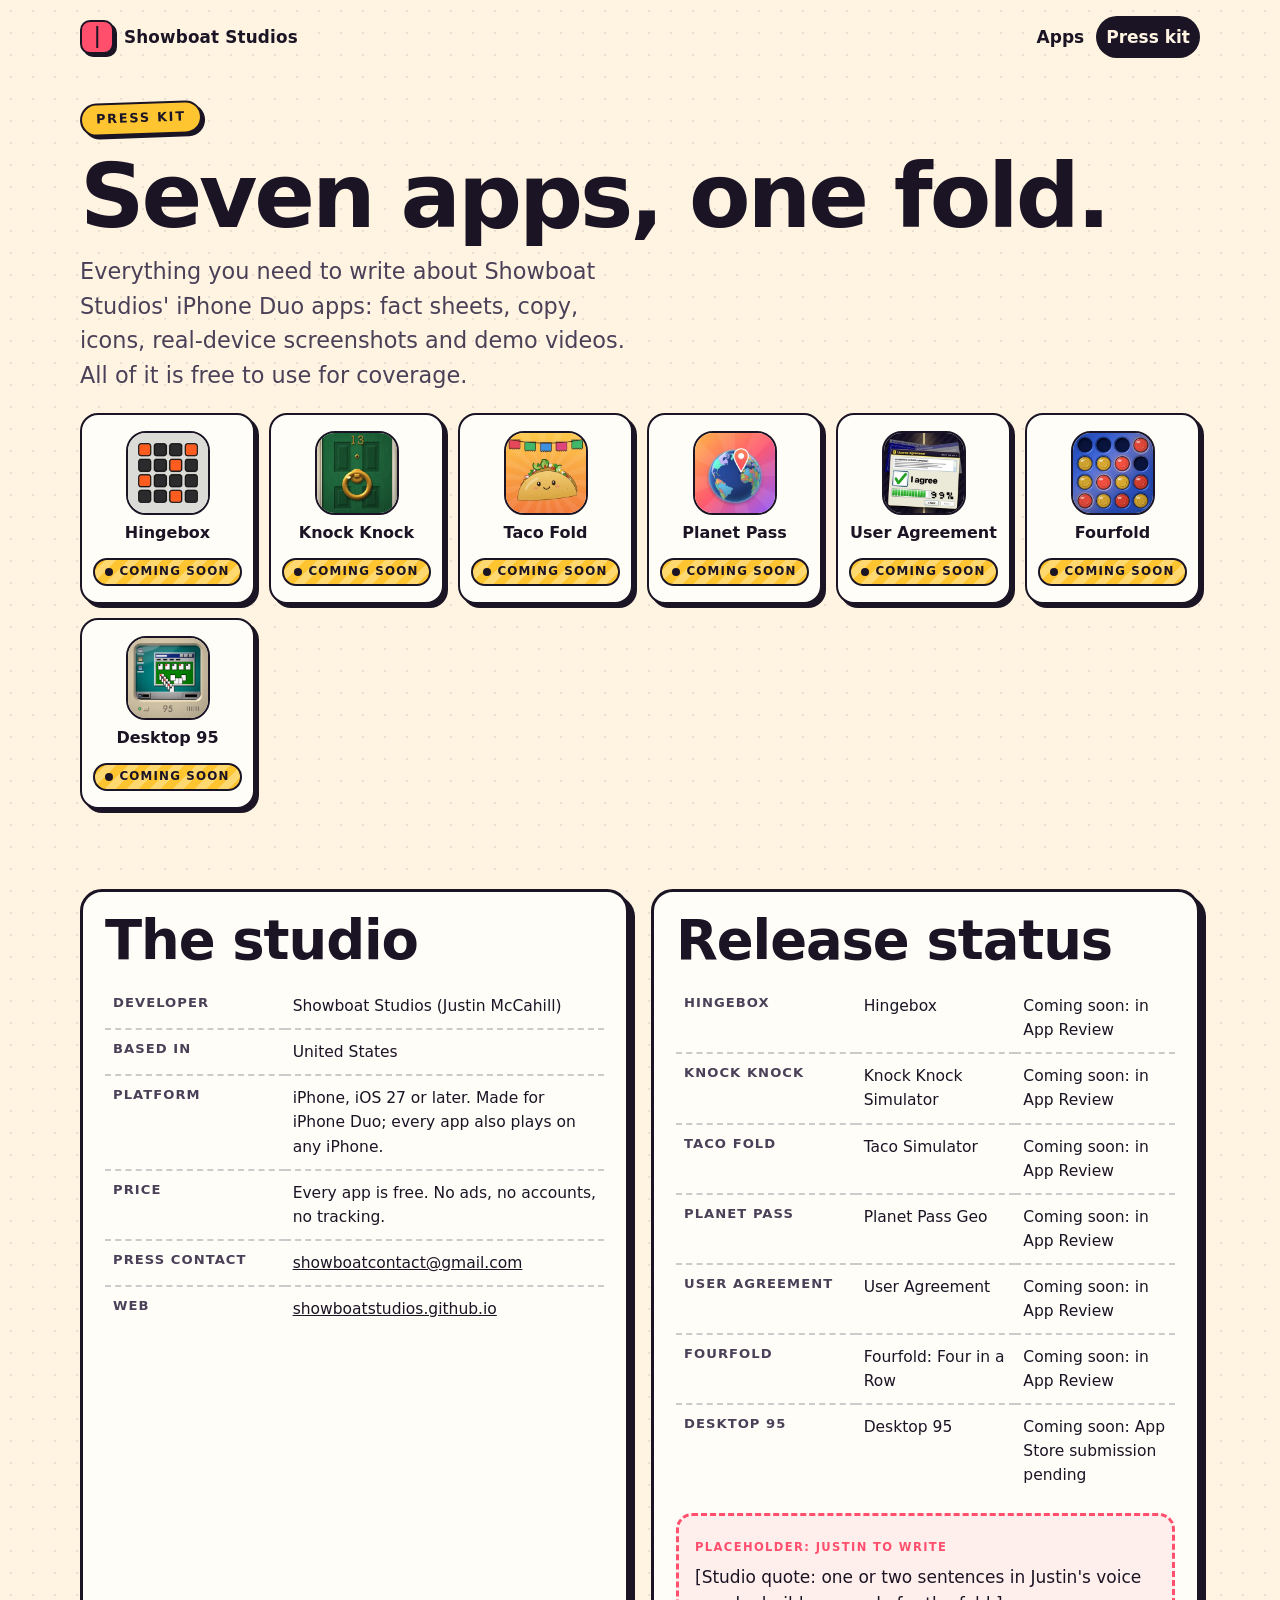
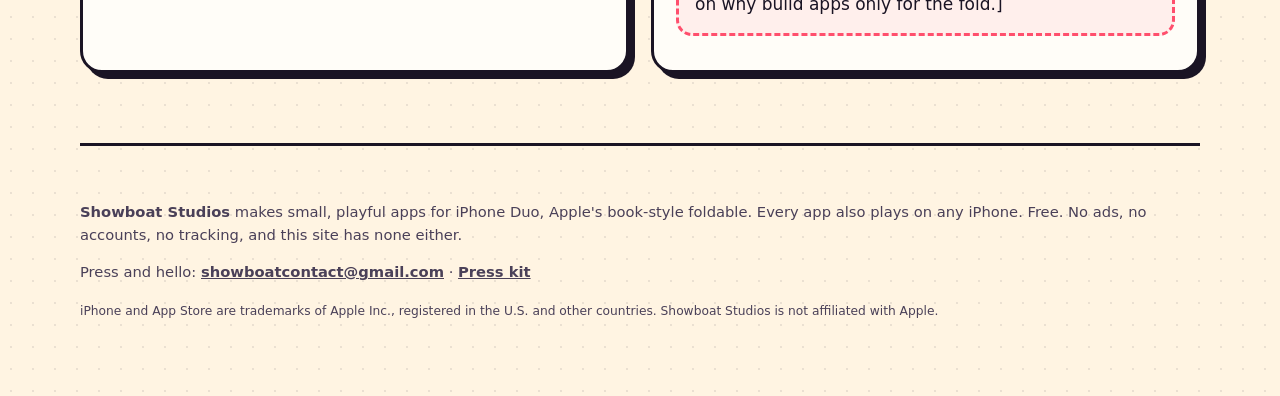
<file: press/index.html>
<!doctype html>
<html lang="en">
<head>
<meta charset="utf-8">
<meta name="viewport" content="width=device-width, initial-scale=1">
<title>Press kit | Showboat Studios</title>
<meta name="description" content="Press kit for Showboat Studios&#x27; iPhone Duo apps: fact sheets, descriptions, icons, screenshots and demo videos.">

<link rel="canonical" href="https://showboatstudios.github.io/press/">
<meta property="og:type" content="website">
<meta property="og:title" content="Press kit | Showboat Studios">
<meta property="og:description" content="Press kit for Showboat Studios&#x27; iPhone Duo apps: fact sheets, descriptions, icons, screenshots and demo videos.">
<meta property="og:url" content="https://showboatstudios.github.io/press/">
<meta property="og:image" content="https://showboatstudios.github.io/assets/img/og.png">
<meta name="twitter:card" content="summary_large_image">
<meta name="theme-color" content="#fff4e2" media="(prefers-color-scheme: light)">
<meta name="theme-color" content="#17121f" media="(prefers-color-scheme: dark)">
<link rel="icon" href="/assets/img/favicon.svg" type="image/svg+xml">
<link rel="stylesheet" href="/assets/css/site.css?v=1794116957">
<script src="/assets/js/site.js?v=1794116979" defer></script>
</head>
<body>
<a class="skip" href="#main">Skip to content</a>
<header class="wrap bar">
  <a class="brand" href="/"><span class="brand-mark" aria-hidden="true"></span><span class="brand-name">Showboat Studios</span></a>
  <nav class="nav" aria-label="Main"><a href="/">Apps</a><a href="/press/" aria-current="page">Press kit</a></nav>
</header>
<main id="main">

<section class="wrap hero" style="padding-bottom:20px">
  <span class="eyebrow">Press kit</span>
  <h1 style="font-size:clamp(2.6rem,11vw,5.6rem)">Seven apps, one fold.</h1>
  <p class="lede">Everything you need to write about Showboat Studios' iPhone Duo apps: fact sheets, copy, icons, real-device screenshots and demo videos. All of it is free to use for coverage.</p>
</section>
<section class="wrap section" style="padding-top:0">
  <ul class="mini-apps"><li data-app="hingebox" data-status="coming_soon"><a href="/press/hingebox/"><img src="/assets/img/hingebox/icon-256.webp" width="84" height="84" alt="">Hingebox<span class="pill" data-pill>Coming soon</span></a></li><li data-app="knock-knock" data-status="coming_soon"><a href="/press/knock-knock/"><img src="/assets/img/knock-knock/icon-256.webp" width="84" height="84" alt="">Knock Knock<span class="pill" data-pill>Coming soon</span></a></li><li data-app="taco-fold" data-status="coming_soon"><a href="/press/taco-fold/"><img src="/assets/img/taco-fold/icon-256.webp" width="84" height="84" alt="">Taco Fold<span class="pill" data-pill>Coming soon</span></a></li><li data-app="planet-pass" data-status="coming_soon"><a href="/press/planet-pass/"><img src="/assets/img/planet-pass/icon-256.webp" width="84" height="84" alt="">Planet Pass<span class="pill" data-pill>Coming soon</span></a></li><li data-app="user-agreement" data-status="coming_soon"><a href="/press/user-agreement/"><img src="/assets/img/user-agreement/icon-256.webp" width="84" height="84" alt="">User Agreement<span class="pill" data-pill>Coming soon</span></a></li><li data-app="fourfold" data-status="coming_soon"><a href="/press/fourfold/"><img src="/assets/img/fourfold/icon-256.webp" width="84" height="84" alt="">Fourfold<span class="pill" data-pill>Coming soon</span></a></li><li data-app="desktop-95" data-status="coming_soon"><a href="/press/desktop-95/"><img src="/assets/img/desktop-95/icon-256.webp" width="84" height="84" alt="">Desktop 95<span class="pill" data-pill>Coming soon</span></a></li></ul>
</section>
<section class="wrap section grid2">
  <div class="panel">
    <h2 class="big">The studio</h2>
    <table class="facts"><tbody>
      <tr><th>Developer</th><td>Showboat Studios (Justin McCahill)</td></tr>
      <tr><th>Based in</th><td>United States</td></tr>
      <tr><th>Platform</th><td>iPhone, iOS 27 or later. Made for iPhone Duo; every app also plays on any iPhone.</td></tr>
      <tr><th>Price</th><td>Every app is free. No ads, no accounts, no tracking.</td></tr>
      <tr><th>Press contact</th><td><a href="mailto:showboatcontact@gmail.com">showboatcontact@gmail.com</a></td></tr>
      <tr><th>Web</th><td><a href="https://showboatstudios.github.io/">showboatstudios.github.io</a></td></tr>
    </tbody></table>
  </div>
  <div class="panel">
    <h2 class="big">Release status</h2>
    <table class="facts"><tbody><tr data-app="hingebox" data-status="coming_soon"><th>Hingebox</th><td>Hingebox</td><td data-status-text>Coming soon: in App Review</td></tr><tr data-app="knock-knock" data-status="coming_soon"><th>Knock Knock</th><td>Knock Knock Simulator</td><td data-status-text>Coming soon: in App Review</td></tr><tr data-app="taco-fold" data-status="coming_soon"><th>Taco Fold</th><td>Taco Simulator</td><td data-status-text>Coming soon: in App Review</td></tr><tr data-app="planet-pass" data-status="coming_soon"><th>Planet Pass</th><td>Planet Pass Geo</td><td data-status-text>Coming soon: in App Review</td></tr><tr data-app="user-agreement" data-status="coming_soon"><th>User Agreement</th><td>User Agreement</td><td data-status-text>Coming soon: in App Review</td></tr><tr data-app="fourfold" data-status="coming_soon"><th>Fourfold</th><td>Fourfold: Four in a Row</td><td data-status-text>Coming soon: in App Review</td></tr><tr data-app="desktop-95" data-status="coming_soon"><th>Desktop 95</th><td>Desktop 95</td><td data-status-text>Coming soon: App Store submission pending</td></tr></tbody></table>
    <div class="quote" style="margin-top:16px"><span class="tag">Placeholder: Justin to write</span>
      <p style="margin:6px 0 0">[Studio quote: one or two sentences in Justin's voice on why build apps only for the fold.]</p></div>
  </div>
</section>
</main>
<footer class="wrap footer">
  <p><strong>Showboat Studios</strong> makes small, playful apps for iPhone Duo, Apple's book-style foldable. Every app also plays on any iPhone.
  Free. No ads, no accounts, no tracking, and this site has none either.</p>
  <p>Press and hello: <a href="mailto:showboatcontact@gmail.com">showboatcontact@gmail.com</a> &middot; <a href="/press/">Press kit</a></p>
  <p><small>iPhone and App Store are trademarks of Apple Inc., registered in the U.S. and other countries. Showboat Studios is not affiliated with Apple.</small></p>
</footer>
</body>
</html>
</file>
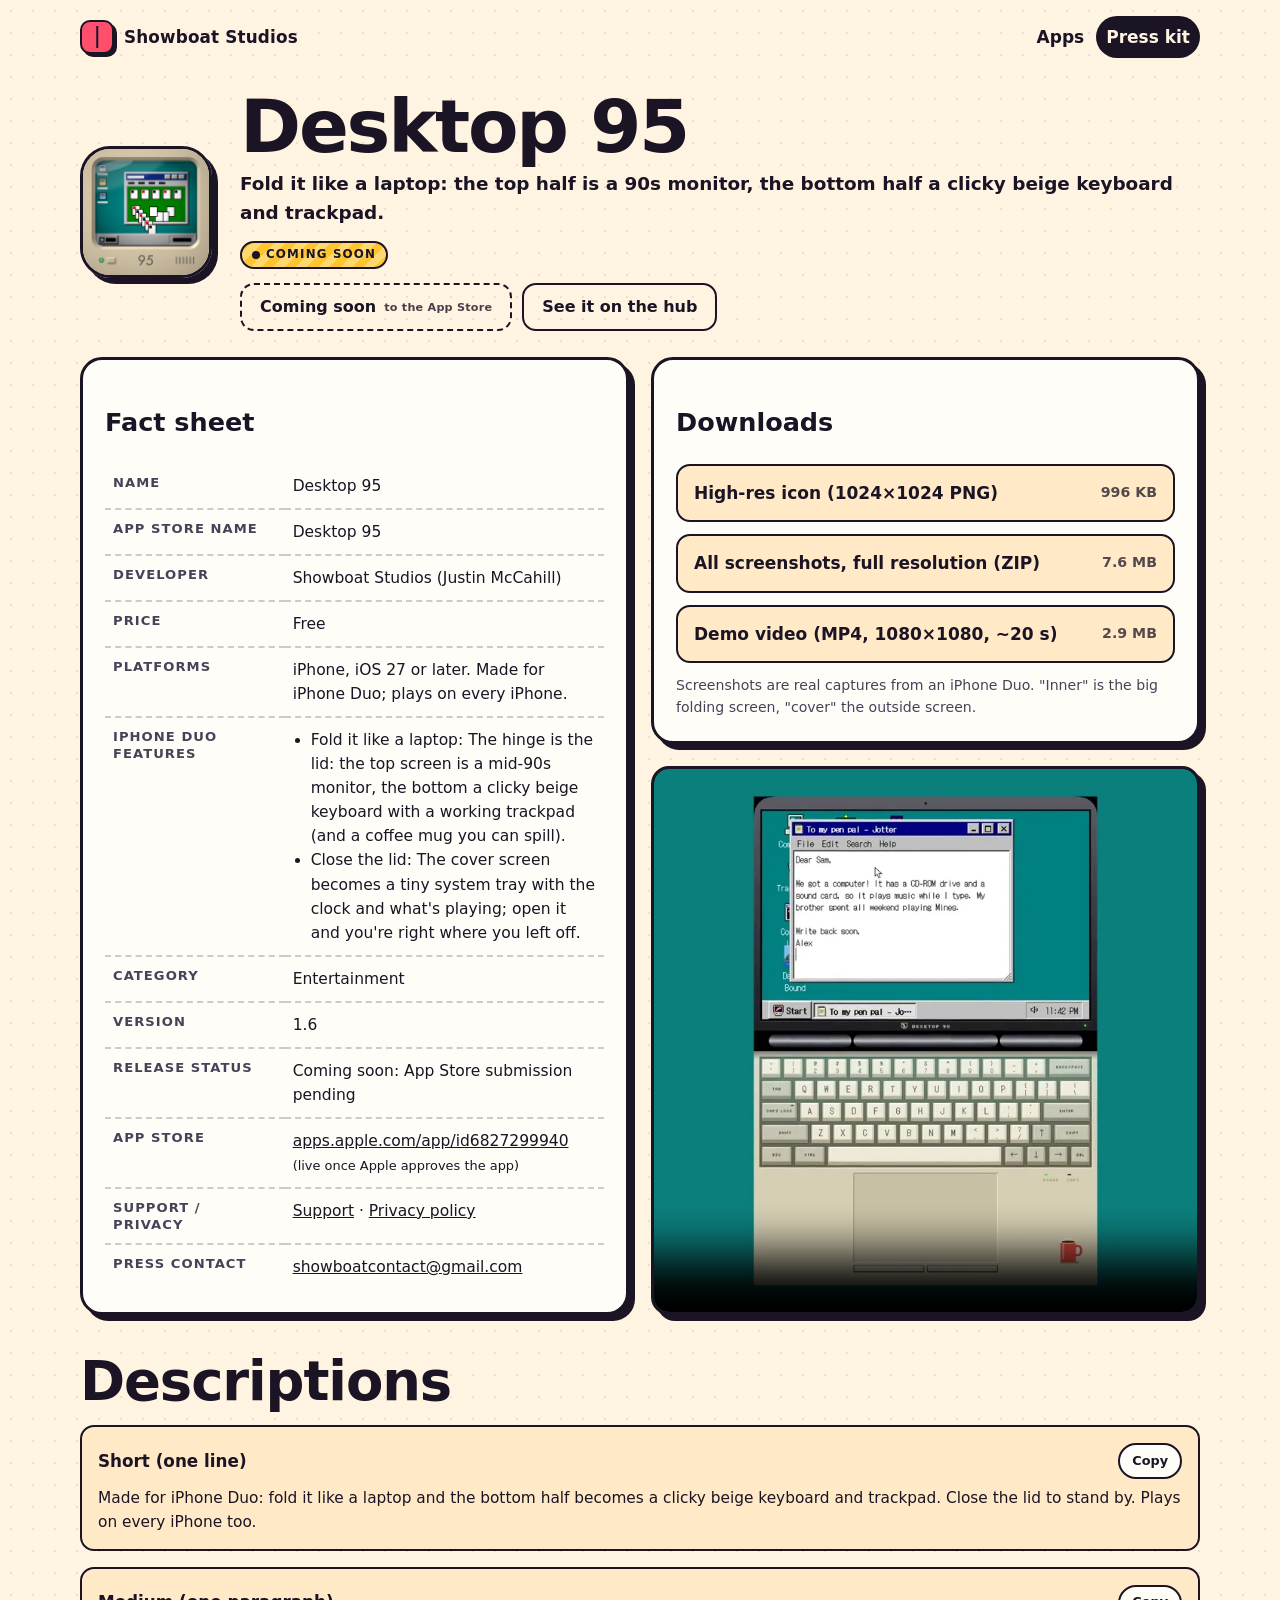
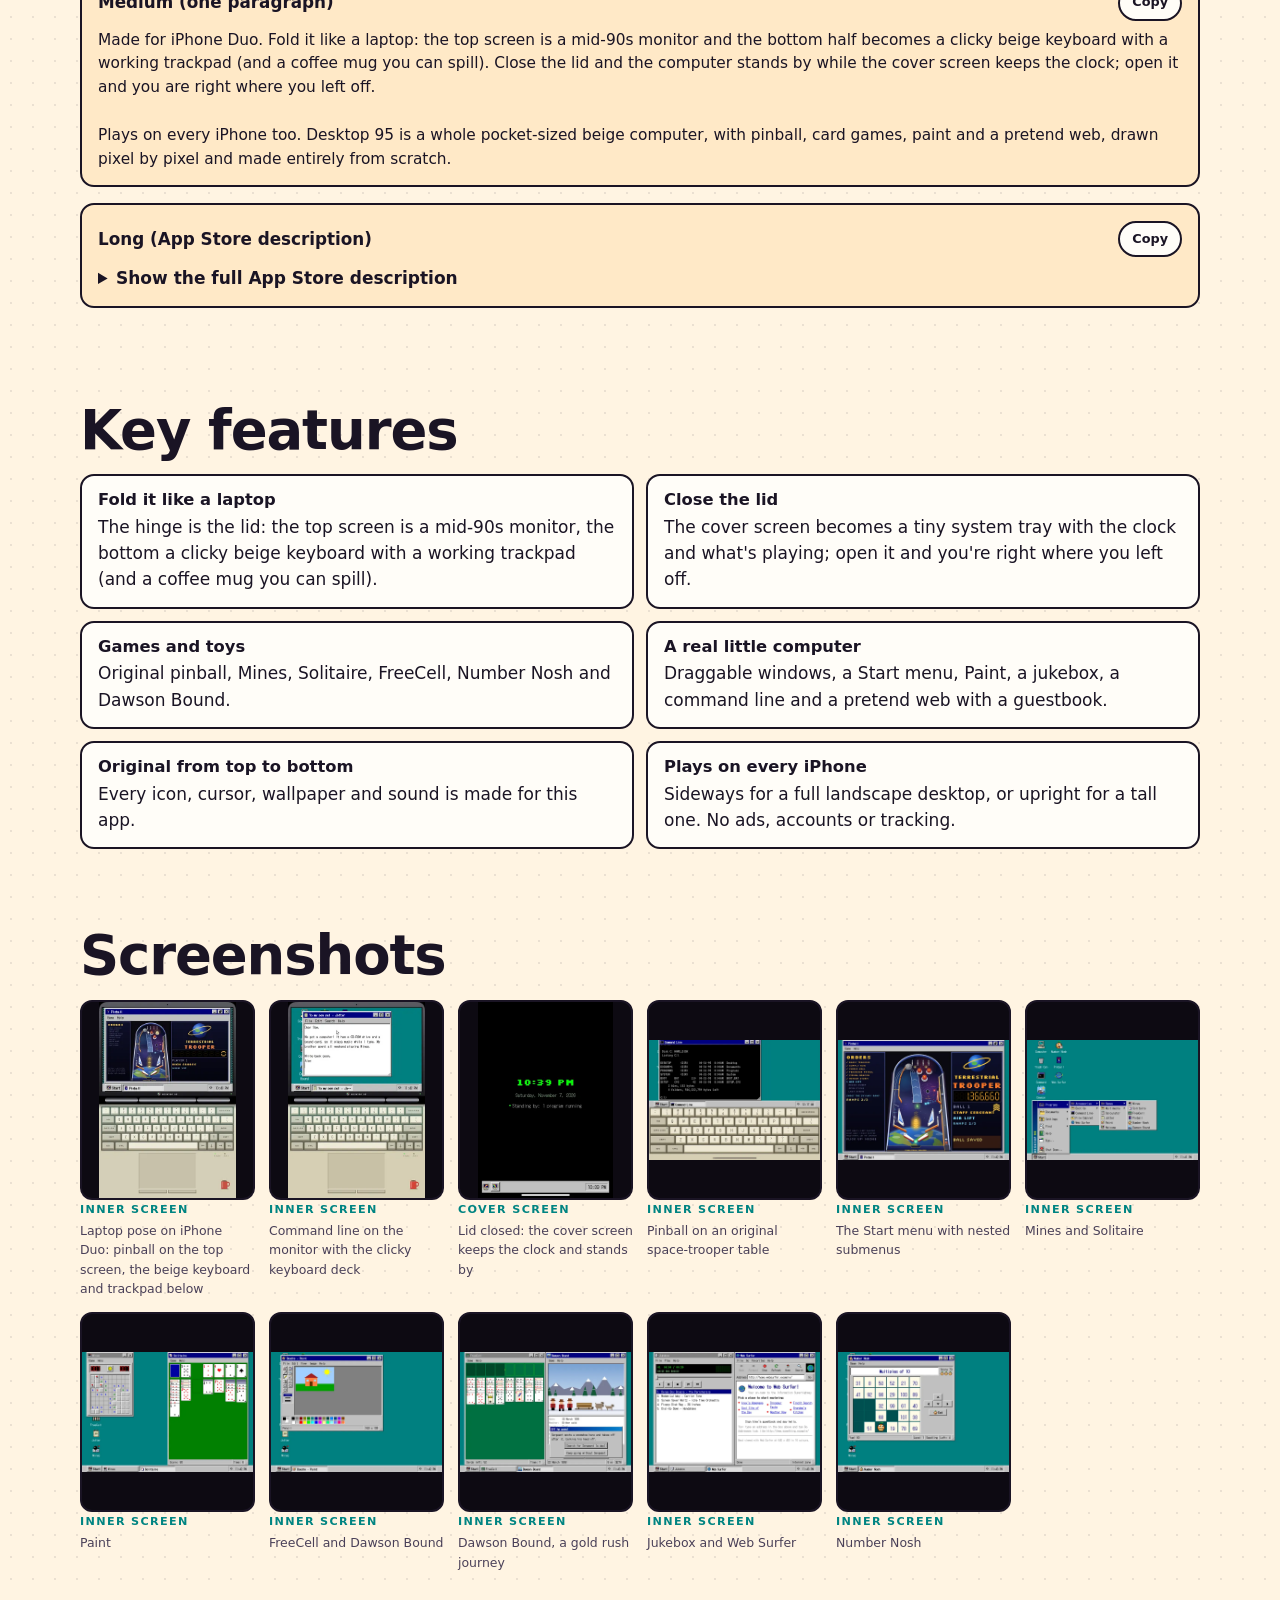
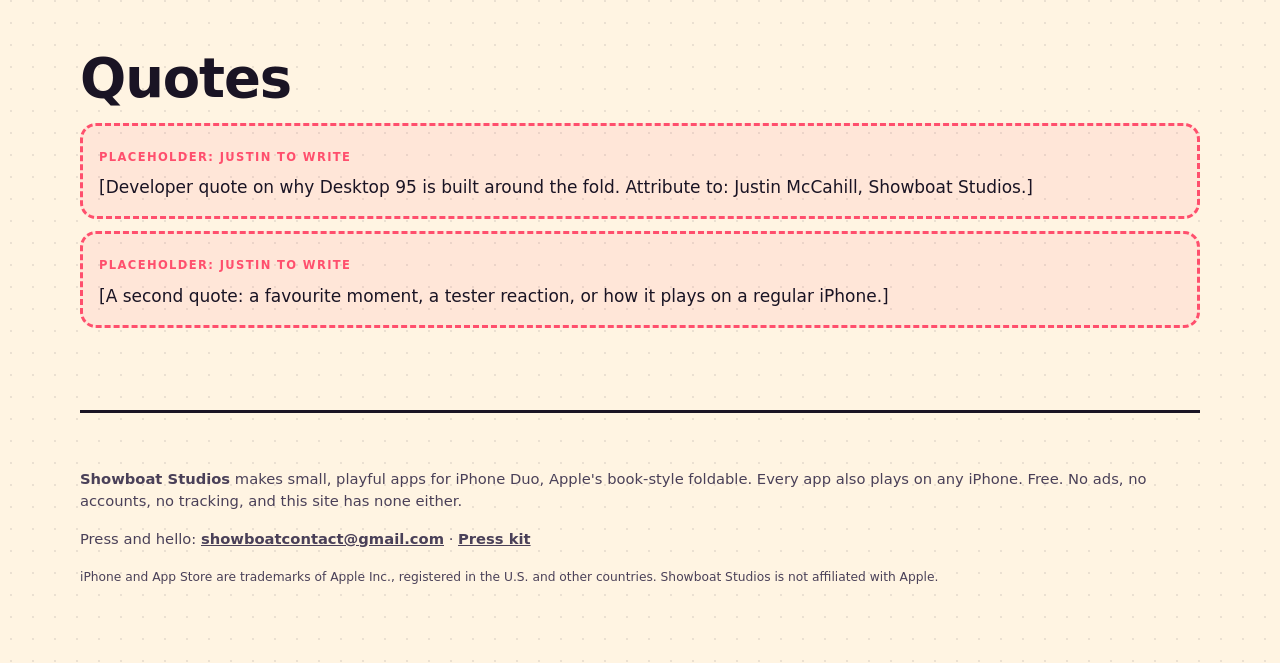
<file: press/desktop-95/index.html>
<!doctype html>
<html lang="en">
<head>
<meta charset="utf-8">
<meta name="viewport" content="width=device-width, initial-scale=1">
<title>Desktop 95 press kit | Showboat Studios</title>
<meta name="description" content="Desktop 95 for iPhone Duo: Made for iPhone Duo: fold it like a laptop and the bottom half becomes a clicky beige keyboard and trackpad. Close the lid to stand by. Plays on every iPhone too.">

<link rel="canonical" href="https://showboatstudios.github.io/press/desktop-95/">
<meta property="og:type" content="website">
<meta property="og:title" content="Desktop 95 press kit | Showboat Studios">
<meta property="og:description" content="Desktop 95 for iPhone Duo: Made for iPhone Duo: fold it like a laptop and the bottom half becomes a clicky beige keyboard and trackpad. Close the lid to stand by. Plays on every iPhone too.">
<meta property="og:url" content="https://showboatstudios.github.io/press/desktop-95/">
<meta property="og:image" content="https://showboatstudios.github.io/assets/img/desktop-95/icon-512.png">
<meta name="twitter:card" content="summary_large_image">
<meta name="theme-color" content="#fff4e2" media="(prefers-color-scheme: light)">
<meta name="theme-color" content="#17121f" media="(prefers-color-scheme: dark)">
<link rel="icon" href="/assets/img/favicon.svg" type="image/svg+xml">
<link rel="stylesheet" href="/assets/css/site.css?v=1794116957">
<script src="/assets/js/site.js?v=1794116979" defer></script>
</head>
<body>
<a class="skip" href="#main">Skip to content</a>
<header class="wrap bar">
  <a class="brand" href="/"><span class="brand-mark" aria-hidden="true"></span><span class="brand-name">Showboat Studios</span></a>
  <nav class="nav" aria-label="Main"><a href="/">Apps</a><a href="/press/" aria-current="page">Press kit</a></nav>
</header>
<main id="main">

<div data-app="desktop-95" data-status="coming_soon" style="--accent:#0a7f7d">
<section class="wrap press-hero">
  <img class="icon" src="/assets/img/desktop-95/icon-512.png" width="132" height="132" alt="Desktop 95 app icon">
  <div>
    <h1>Desktop 95</h1>
    <p style="margin:8px 0 6px;font-weight:700;font-size:1.15rem">Fold it like a laptop: the top half is a 90s monitor, the bottom half a clicky beige keyboard and trackpad.</p>
    <span class="pill" data-pill>Coming soon</span>
    <div class="actions" style="margin-top:14px"><span data-cta="presskit"><span class="btn soon" role="note">Coming soon<span class="small">to the App Store</span></span></span>
      <a class="btn ghost" href="/#desktop-95">See it on the hub</a></div>
  </div>
</section>
<section class="wrap grid2">
  <div class="panel"><h2 class="big">Fact sheet</h2><table class="facts"><tbody><tr><th>Name</th><td>Desktop 95</td></tr><tr><th>App Store name</th><td>Desktop 95</td></tr><tr><th>Developer</th><td>Showboat Studios (Justin McCahill)</td></tr><tr><th>Price</th><td>Free</td></tr><tr><th>Platforms</th><td>iPhone, iOS 27 or later. Made for iPhone Duo; plays on every iPhone.</td></tr><tr><th>iPhone Duo features</th><td><ul><li>Fold it like a laptop: The hinge is the lid: the top screen is a mid-90s monitor, the bottom a clicky beige keyboard with a working trackpad (and a coffee mug you can spill).</li><li>Close the lid: The cover screen becomes a tiny system tray with the clock and what&#x27;s playing; open it and you&#x27;re right where you left off.</li></ul></td></tr><tr><th>Category</th><td>Entertainment</td></tr><tr><th>Version</th><td>1.6</td></tr><tr><th>Release status</th><td><span data-status-text>Coming soon: App Store submission pending</span></td></tr><tr><th>App Store</th><td><a href="https://apps.apple.com/app/id6827299940">apps.apple.com/app/id6827299940</a> <small>(live once Apple approves the app)</small></td></tr><tr><th>Support / privacy</th><td><a href="https://showboatstudios.github.io/desktop-95/support.html">Support</a> &middot; <a href="https://showboatstudios.github.io/desktop-95/privacy.html">Privacy policy</a></td></tr><tr><th>Press contact</th><td><a href="mailto:showboatcontact@gmail.com?subject=Desktop 95%20press">showboatcontact@gmail.com</a></td></tr></tbody></table></div>
  <div>
    <div class="panel" style="margin-bottom:22px">
      <h2 class="big">Downloads</h2>
      <ul class="dl">
        <li><a href="/press/desktop-95/desktop-95-icon-1024.png" download>High-res icon (1024&times;1024 PNG)<small>996 KB</small></a></li>
        <li><a href="/press/desktop-95/desktop-95-screenshots.zip" download>All screenshots, full resolution (ZIP)<small>7.6 MB</small></a></li>
        <li><a href="/press/desktop-95/desktop-95-demo.mp4" download>Demo video (MP4, 1080&times;1080, ~20 s)<small>2.9 MB</small></a></li>
      </ul>
      <p style="font-size:.88rem;color:var(--ink-2);margin:12px 0 0">Screenshots are real captures from an iPhone Duo. "Inner" is the big folding screen, "cover" the outside screen.</p>
    </div>
    <div class="video"><video controls preload="none" playsinline poster="/assets/img/desktop-95/demo-poster.webp" width="1080" height="1080">
      <source src="/press/desktop-95/desktop-95-demo.mp4" type="video/mp4">Your browser can't play this video; <a href="/press/desktop-95/desktop-95-demo.mp4">download it</a>.</video></div>
  </div>
</section>
<section class="wrap section">
  <h2 class="big">Descriptions</h2>
  <div class="copyblock"><h3>Short (one line)<button class="copy" type="button" data-copy="d-short">Copy</button></h3><p class="txt" id="d-short">Made for iPhone Duo: fold it like a laptop and the bottom half becomes a clicky beige keyboard and trackpad. Close the lid to stand by. Plays on every iPhone too.</p></div>
  <div class="copyblock"><h3>Medium (one paragraph)<button class="copy" type="button" data-copy="d-medium">Copy</button></h3><p class="txt" id="d-medium">Made for iPhone Duo. Fold it like a laptop: the top screen is a mid-90s monitor and the bottom half becomes a clicky beige keyboard with a working trackpad (and a coffee mug you can spill). Close the lid and the computer stands by while the cover screen keeps the clock; open it and you are right where you left off.

Plays on every iPhone too. Desktop 95 is a whole pocket-sized beige computer, with pinball, card games, paint and a pretend web, drawn pixel by pixel and made entirely from scratch.</p></div>
  <div class="copyblock"><h3>Long (App Store description)<button class="copy" type="button" data-copy="d-long">Copy</button></h3><details class="long"><summary>Show the full App Store description</summary><p class="txt" id="d-long">Made for iPhone Duo. Fold it like a laptop: the top screen is a mid-90s monitor and the bottom half becomes a clicky beige keyboard with a working trackpad (and a coffee mug you can spill). Close the lid and the computer stands by while the cover screen keeps the clock; open it and you are right where you left off.

Plays on every iPhone too. Desktop 95 is a whole pocket-sized beige computer, with pinball, card games, paint and a pretend web, drawn pixel by pixel and made entirely from scratch.

BUILT FOR THE FOLD
- Laptop pose: the hinge is the lid, the bottom screen is the keyboard deck and trackpad
- Open flat: the whole inner screen is the monitor
- Shut: the cover screen becomes a tiny system tray with the clock, what is playing and what your programs are up to
- Music keeps playing with the lid closed
- Choose whether closing the lid stands by or shuts down

On any other iPhone, hold it sideways for a full landscape desktop, or upright for a tall one.

WHAT YOU CAN DO
- Play Pinball on an original space-trooper table with missions, ranks and multiball
- Clear boards in Mines, Solitaire and FreeCell
- Munch your way through Number Nosh, a quick maths puzzle
- Head north in Dawson Bound, a Klondike gold rush journey where nobody gets hurt
- Draw in Paint with pencil, brush, airbrush, fill, shapes and a 28-colour palette, then set it as wallpaper or save it to your Photos
- Write in Jotter, work things out in Calculator and tidy your files in folders
- Type commands at the command line: DIR, CD, TYPE, HELP and more
- Browse the Web Surfer&#x27;s pretend retro pages, complete with hit counter and guestbook
- Play five original songs on the music player, even with the lid shut
- Watch the screen savers, and find the crash screen if you dare

A REAL LITTLE COMPUTER
Little windows you can drag, resize, minimise and maximise. A Start menu with nested submenus. A taskbar with a clock. Long-press for right-click menus. A pretend disk that remembers your files, a trash can that holds your mistakes, and a Setup window for wallpapers, colour schemes and sounds. Shut it down properly when you are done.

THE DESKTOP 95 KEYBOARD
A two-tone mechanical-style keyboard with pixel legends, a Caps Lock light, key repeat and a satisfying click. Prefer the iPhone keyboard? One switch in Setup.

ORIGINAL FROM TOP TO BOTTOM
Every icon, cursor, wallpaper and sound is made for this app. Nothing is copied from any real operating system.

No ads. No accounts. No tracking. Your files stay on your phone.</p></details></div>
</section>
<section class="wrap section">
  <h2 class="big">Key features</h2>
  <ul class="features"><li><b>Fold it like a laptop</b>The hinge is the lid: the top screen is a mid-90s monitor, the bottom a clicky beige keyboard with a working trackpad (and a coffee mug you can spill).</li><li><b>Close the lid</b>The cover screen becomes a tiny system tray with the clock and what&#x27;s playing; open it and you&#x27;re right where you left off.</li><li><b>Games and toys</b>Original pinball, Mines, Solitaire, FreeCell, Number Nosh and Dawson Bound.</li><li><b>A real little computer</b>Draggable windows, a Start menu, Paint, a jukebox, a command line and a pretend web with a guestbook.</li><li><b>Original from top to bottom</b>Every icon, cursor, wallpaper and sound is made for this app.</li><li><b>Plays on every iPhone</b>Sideways for a full landscape desktop, or upright for a tall one. No ads, accounts or tracking.</li></ul>
</section>
<section class="wrap section">
  <h2 class="big">Screenshots</h2>
  <ul class="gallery"><li><figure style="margin:0"><a href="/assets/img/desktop-95/01.webp"><img src="/assets/img/desktop-95/01-sm.webp" loading="lazy" decoding="async" width="366" height="520" alt="Laptop pose on iPhone Duo: pinball on the top screen, the beige keyboard and trackpad below"></a><figcaption><span class="where">Inner screen</span>Laptop pose on iPhone Duo: pinball on the top screen, the beige keyboard and trackpad below</figcaption></figure></li><li><figure style="margin:0"><a href="/assets/img/desktop-95/02.webp"><img src="/assets/img/desktop-95/02-sm.webp" loading="lazy" decoding="async" width="366" height="520" alt="Command line on the monitor with the clicky keyboard deck"></a><figcaption><span class="where">Inner screen</span>Command line on the monitor with the clicky keyboard deck</figcaption></figure></li><li><figure style="margin:0"><a href="/assets/img/desktop-95/03.webp"><img src="/assets/img/desktop-95/03-sm.webp" loading="lazy" decoding="async" width="357" height="520" alt="Lid closed: the cover screen keeps the clock and stands by"></a><figcaption><span class="where">Cover screen</span>Lid closed: the cover screen keeps the clock and stands by</figcaption></figure></li><li><figure style="margin:0"><a href="/assets/img/desktop-95/04.webp"><img src="/assets/img/desktop-95/04-sm.webp" loading="lazy" decoding="async" width="739" height="520" alt="Pinball on an original space-trooper table"></a><figcaption><span class="where">Inner screen</span>Pinball on an original space-trooper table</figcaption></figure></li><li><figure style="margin:0"><a href="/assets/img/desktop-95/05.webp"><img src="/assets/img/desktop-95/05-sm.webp" loading="lazy" decoding="async" width="739" height="520" alt="The Start menu with nested submenus"></a><figcaption><span class="where">Inner screen</span>The Start menu with nested submenus</figcaption></figure></li><li><figure style="margin:0"><a href="/assets/img/desktop-95/06.webp"><img src="/assets/img/desktop-95/06-sm.webp" loading="lazy" decoding="async" width="739" height="520" alt="Mines and Solitaire"></a><figcaption><span class="where">Inner screen</span>Mines and Solitaire</figcaption></figure></li><li><figure style="margin:0"><a href="/assets/img/desktop-95/07.webp"><img src="/assets/img/desktop-95/07-sm.webp" loading="lazy" decoding="async" width="739" height="520" alt="Paint"></a><figcaption><span class="where">Inner screen</span>Paint</figcaption></figure></li><li><figure style="margin:0"><a href="/assets/img/desktop-95/08.webp"><img src="/assets/img/desktop-95/08-sm.webp" loading="lazy" decoding="async" width="739" height="520" alt="FreeCell and Dawson Bound"></a><figcaption><span class="where">Inner screen</span>FreeCell and Dawson Bound</figcaption></figure></li><li><figure style="margin:0"><a href="/assets/img/desktop-95/09.webp"><img src="/assets/img/desktop-95/09-sm.webp" loading="lazy" decoding="async" width="739" height="520" alt="Dawson Bound, a gold rush journey"></a><figcaption><span class="where">Inner screen</span>Dawson Bound, a gold rush journey</figcaption></figure></li><li><figure style="margin:0"><a href="/assets/img/desktop-95/10.webp"><img src="/assets/img/desktop-95/10-sm.webp" loading="lazy" decoding="async" width="739" height="520" alt="Jukebox and Web Surfer"></a><figcaption><span class="where">Inner screen</span>Jukebox and Web Surfer</figcaption></figure></li><li><figure style="margin:0"><a href="/assets/img/desktop-95/11.webp"><img src="/assets/img/desktop-95/11-sm.webp" loading="lazy" decoding="async" width="739" height="520" alt="Number Nosh"></a><figcaption><span class="where">Inner screen</span>Number Nosh</figcaption></figure></li></ul>
</section>
<section class="wrap section">
  <h2 class="big">Quotes</h2>
  <div class="quote"><span class="tag">Placeholder: Justin to write</span><p style="margin:6px 0 0">[Developer quote on why Desktop 95 is built around the fold. Attribute to: Justin McCahill, Showboat Studios.]</p></div>
  <div class="quote"><span class="tag">Placeholder: Justin to write</span><p style="margin:6px 0 0">[A second quote: a favourite moment, a tester reaction, or how it plays on a regular iPhone.]</p></div>
</section>
</div>
</main>
<footer class="wrap footer">
  <p><strong>Showboat Studios</strong> makes small, playful apps for iPhone Duo, Apple's book-style foldable. Every app also plays on any iPhone.
  Free. No ads, no accounts, no tracking, and this site has none either.</p>
  <p>Press and hello: <a href="mailto:showboatcontact@gmail.com">showboatcontact@gmail.com</a> &middot; <a href="/press/">Press kit</a></p>
  <p><small>iPhone and App Store are trademarks of Apple Inc., registered in the U.S. and other countries. Showboat Studios is not affiliated with Apple.</small></p>
</footer>
</body>
</html>
</file>
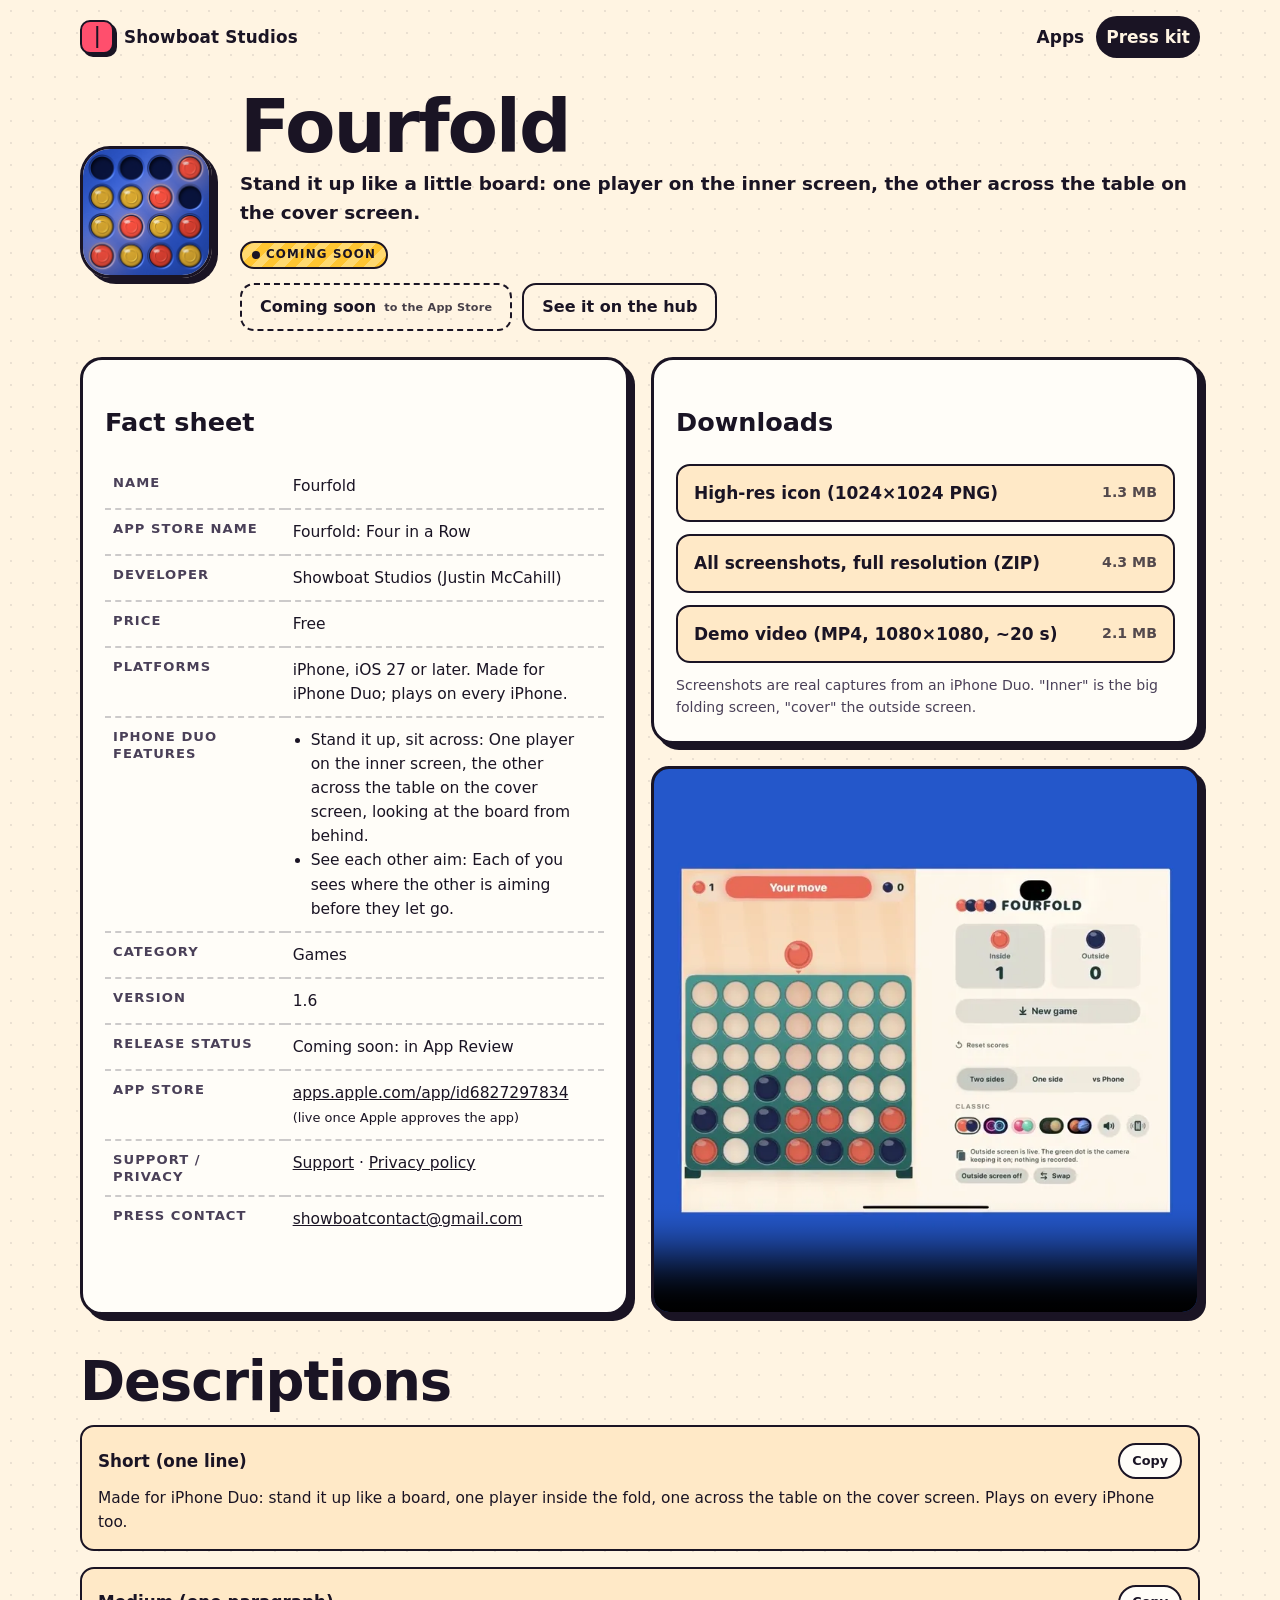
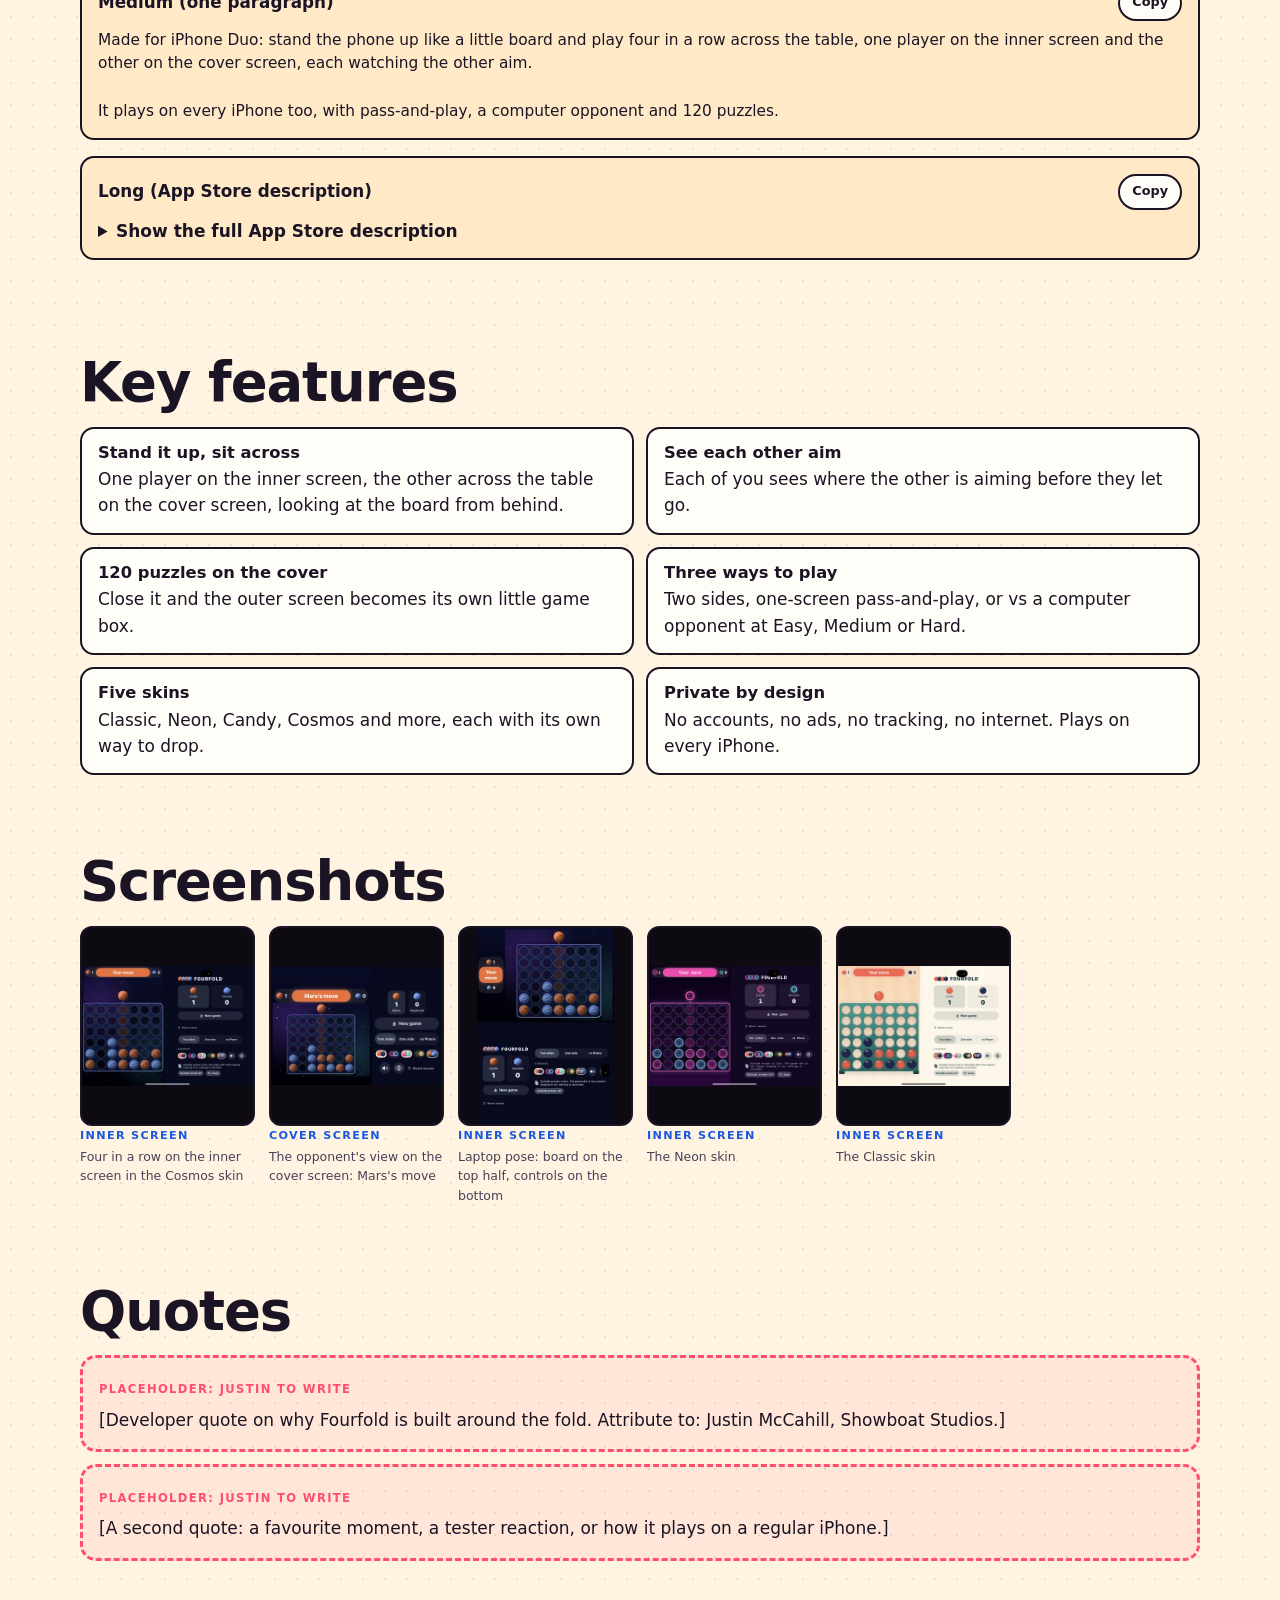
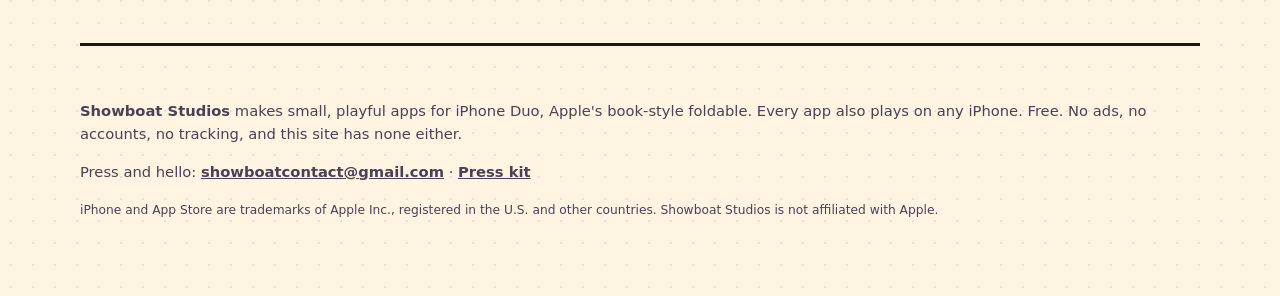
<file: press/fourfold/index.html>
<!doctype html>
<html lang="en">
<head>
<meta charset="utf-8">
<meta name="viewport" content="width=device-width, initial-scale=1">
<title>Fourfold press kit | Showboat Studios</title>
<meta name="description" content="Fourfold for iPhone Duo: Made for iPhone Duo: stand it up like a board, one player inside the fold, one across the table on the cover screen. Plays on every iPhone too.">

<link rel="canonical" href="https://showboatstudios.github.io/press/fourfold/">
<meta property="og:type" content="website">
<meta property="og:title" content="Fourfold press kit | Showboat Studios">
<meta property="og:description" content="Fourfold for iPhone Duo: Made for iPhone Duo: stand it up like a board, one player inside the fold, one across the table on the cover screen. Plays on every iPhone too.">
<meta property="og:url" content="https://showboatstudios.github.io/press/fourfold/">
<meta property="og:image" content="https://showboatstudios.github.io/assets/img/fourfold/icon-512.png">
<meta name="twitter:card" content="summary_large_image">
<meta name="theme-color" content="#fff4e2" media="(prefers-color-scheme: light)">
<meta name="theme-color" content="#17121f" media="(prefers-color-scheme: dark)">
<link rel="icon" href="/assets/img/favicon.svg" type="image/svg+xml">
<link rel="stylesheet" href="/assets/css/site.css?v=1794116957">
<script src="/assets/js/site.js?v=1794116979" defer></script>
</head>
<body>
<a class="skip" href="#main">Skip to content</a>
<header class="wrap bar">
  <a class="brand" href="/"><span class="brand-mark" aria-hidden="true"></span><span class="brand-name">Showboat Studios</span></a>
  <nav class="nav" aria-label="Main"><a href="/">Apps</a><a href="/press/" aria-current="page">Press kit</a></nav>
</header>
<main id="main">

<div data-app="fourfold" data-status="coming_soon" style="--accent:#2457c9">
<section class="wrap press-hero">
  <img class="icon" src="/assets/img/fourfold/icon-512.png" width="132" height="132" alt="Fourfold app icon">
  <div>
    <h1>Fourfold</h1>
    <p style="margin:8px 0 6px;font-weight:700;font-size:1.15rem">Stand it up like a little board: one player on the inner screen, the other across the table on the cover screen.</p>
    <span class="pill" data-pill>Coming soon</span>
    <div class="actions" style="margin-top:14px"><span data-cta="presskit"><span class="btn soon" role="note">Coming soon<span class="small">to the App Store</span></span></span>
      <a class="btn ghost" href="/#fourfold">See it on the hub</a></div>
  </div>
</section>
<section class="wrap grid2">
  <div class="panel"><h2 class="big">Fact sheet</h2><table class="facts"><tbody><tr><th>Name</th><td>Fourfold</td></tr><tr><th>App Store name</th><td>Fourfold: Four in a Row</td></tr><tr><th>Developer</th><td>Showboat Studios (Justin McCahill)</td></tr><tr><th>Price</th><td>Free</td></tr><tr><th>Platforms</th><td>iPhone, iOS 27 or later. Made for iPhone Duo; plays on every iPhone.</td></tr><tr><th>iPhone Duo features</th><td><ul><li>Stand it up, sit across: One player on the inner screen, the other across the table on the cover screen, looking at the board from behind.</li><li>See each other aim: Each of you sees where the other is aiming before they let go.</li></ul></td></tr><tr><th>Category</th><td>Games</td></tr><tr><th>Version</th><td>1.6</td></tr><tr><th>Release status</th><td><span data-status-text>Coming soon: in App Review</span></td></tr><tr><th>App Store</th><td><a href="https://apps.apple.com/app/id6827297834">apps.apple.com/app/id6827297834</a> <small>(live once Apple approves the app)</small></td></tr><tr><th>Support / privacy</th><td><a href="https://showboatstudios.github.io/fourfold-duo/support.html">Support</a> &middot; <a href="https://showboatstudios.github.io/fourfold-duo/privacy.html">Privacy policy</a></td></tr><tr><th>Press contact</th><td><a href="mailto:showboatcontact@gmail.com?subject=Fourfold%20press">showboatcontact@gmail.com</a></td></tr></tbody></table></div>
  <div>
    <div class="panel" style="margin-bottom:22px">
      <h2 class="big">Downloads</h2>
      <ul class="dl">
        <li><a href="/press/fourfold/fourfold-icon-1024.png" download>High-res icon (1024&times;1024 PNG)<small>1.3 MB</small></a></li>
        <li><a href="/press/fourfold/fourfold-screenshots.zip" download>All screenshots, full resolution (ZIP)<small>4.3 MB</small></a></li>
        <li><a href="/press/fourfold/fourfold-demo.mp4" download>Demo video (MP4, 1080&times;1080, ~20 s)<small>2.1 MB</small></a></li>
      </ul>
      <p style="font-size:.88rem;color:var(--ink-2);margin:12px 0 0">Screenshots are real captures from an iPhone Duo. "Inner" is the big folding screen, "cover" the outside screen.</p>
    </div>
    <div class="video"><video controls preload="none" playsinline poster="/assets/img/fourfold/demo-poster.webp" width="1080" height="1080">
      <source src="/press/fourfold/fourfold-demo.mp4" type="video/mp4">Your browser can't play this video; <a href="/press/fourfold/fourfold-demo.mp4">download it</a>.</video></div>
  </div>
</section>
<section class="wrap section">
  <h2 class="big">Descriptions</h2>
  <div class="copyblock"><h3>Short (one line)<button class="copy" type="button" data-copy="d-short">Copy</button></h3><p class="txt" id="d-short">Made for iPhone Duo: stand it up like a board, one player inside the fold, one across the table on the cover screen. Plays on every iPhone too.</p></div>
  <div class="copyblock"><h3>Medium (one paragraph)<button class="copy" type="button" data-copy="d-medium">Copy</button></h3><p class="txt" id="d-medium">Made for iPhone Duo: stand the phone up like a little board and play four in a row across the table, one player on the inner screen and the other on the cover screen, each watching the other aim.

It plays on every iPhone too, with pass-and-play, a computer opponent and 120 puzzles.</p></div>
  <div class="copyblock"><h3>Long (App Store description)<button class="copy" type="button" data-copy="d-long">Copy</button></h3><details class="long"><summary>Show the full App Store description</summary><p class="txt" id="d-long">Made for iPhone Duo: stand the phone up like a little board and play four in a row across the table, one player on the inner screen and the other on the cover screen, each watching the other aim.

It plays on every iPhone too, with pass-and-play, a computer opponent and 120 puzzles.

STAND IT UP, SIT ACROSS
On iPhone Duo, open the phone and stand it up like a book. One player sits in front of the board on the inner screen. The other sits across the table and plays on the outer screen, looking at the board from behind, just like a real one: drop a disc on your left and it lands on their right. Each of you sees where the other is aiming before they let go. Prefer it like a laptop? Stand the board half up and lay the other half flat.

PLAY YOUR WAY
• Two sides: inside versus outside, each on your own screen
• One side: pass-and-play on one screen
• vs Phone: take on a computer opponent that thinks a few moves ahead
On any other iPhone, play pass-and-play or against the phone.

120 PUZZLES IN YOUR POCKET
Close the iPhone Duo and the outer screen becomes its own little game box: keep playing the full game, or switch to Puzzles. Each puzzle drops a position onto the board and asks you to win in 1, 2 or 3 moves while the phone defends as stubbornly as it can. Every puzzle has exactly one winning first move. Stuck? A hint lights the column. On any other iPhone, Puzzles sits right next to the other modes.

FIVE SKINS, FIVE WAYS TO DROP
• Classic: plastic discs that bounce and clack
• Neon: glowing rings that streak down and flash the column
• Candy: gummy discs that stretch as they fall, wobble on landing and throw sprinkles
• Walnut: heavy ebony and maple pegs that thunk, shake the board and puff sawdust
• Cosmos: planets with comet tails that land in a burst of stars
Every skin has its own sounds and its own celebration when someone gets four: confetti, light streaks, sprinkles, autumn leaves or shooting stars.

THE LITTLE THINGS
Discs fall behind the frame and show through the holes. The winning line lights up and draws itself. Start a new game and the slider pulls: every disc pours out the bottom. Players take turns going first, and the score is kept as you play.

PRIVATE BY DESIGN
No accounts, no ads, no tracking, no internet. On iPhone Duo, iOS only lets an open phone show an app on its outer screen while the camera is running, so two-sided play keeps the camera on at low resolution. Every frame is thrown away unseen and nothing is ever recorded.</p></details></div>
</section>
<section class="wrap section">
  <h2 class="big">Key features</h2>
  <ul class="features"><li><b>Stand it up, sit across</b>One player on the inner screen, the other across the table on the cover screen, looking at the board from behind.</li><li><b>See each other aim</b>Each of you sees where the other is aiming before they let go.</li><li><b>120 puzzles on the cover</b>Close it and the outer screen becomes its own little game box.</li><li><b>Three ways to play</b>Two sides, one-screen pass-and-play, or vs a computer opponent at Easy, Medium or Hard.</li><li><b>Five skins</b>Classic, Neon, Candy, Cosmos and more, each with its own way to drop.</li><li><b>Private by design</b>No accounts, no ads, no tracking, no internet. Plays on every iPhone.</li></ul>
</section>
<section class="wrap section">
  <h2 class="big">Screenshots</h2>
  <ul class="gallery"><li><figure style="margin:0"><a href="/assets/img/fourfold/01.webp"><img src="/assets/img/fourfold/01-sm.webp" loading="lazy" decoding="async" width="739" height="520" alt="Four in a row on the inner screen in the Cosmos skin"></a><figcaption><span class="where">Inner screen</span>Four in a row on the inner screen in the Cosmos skin</figcaption></figure></li><li><figure style="margin:0"><a href="/assets/img/fourfold/02.webp"><img src="/assets/img/fourfold/02-sm.webp" loading="lazy" decoding="async" width="757" height="520" alt="The opponent&#x27;s view on the cover screen: Mars&#x27;s move"></a><figcaption><span class="where">Cover screen</span>The opponent&#x27;s view on the cover screen: Mars&#x27;s move</figcaption></figure></li><li><figure style="margin:0"><a href="/assets/img/fourfold/03.webp"><img src="/assets/img/fourfold/03-sm.webp" loading="lazy" decoding="async" width="366" height="520" alt="Laptop pose: board on the top half, controls on the bottom"></a><figcaption><span class="where">Inner screen</span>Laptop pose: board on the top half, controls on the bottom</figcaption></figure></li><li><figure style="margin:0"><a href="/assets/img/fourfold/04.webp"><img src="/assets/img/fourfold/04-sm.webp" loading="lazy" decoding="async" width="739" height="520" alt="The Neon skin"></a><figcaption><span class="where">Inner screen</span>The Neon skin</figcaption></figure></li><li><figure style="margin:0"><a href="/assets/img/fourfold/05.webp"><img src="/assets/img/fourfold/05-sm.webp" loading="lazy" decoding="async" width="739" height="520" alt="The Classic skin"></a><figcaption><span class="where">Inner screen</span>The Classic skin</figcaption></figure></li></ul>
</section>
<section class="wrap section">
  <h2 class="big">Quotes</h2>
  <div class="quote"><span class="tag">Placeholder: Justin to write</span><p style="margin:6px 0 0">[Developer quote on why Fourfold is built around the fold. Attribute to: Justin McCahill, Showboat Studios.]</p></div>
  <div class="quote"><span class="tag">Placeholder: Justin to write</span><p style="margin:6px 0 0">[A second quote: a favourite moment, a tester reaction, or how it plays on a regular iPhone.]</p></div>
</section>
</div>
</main>
<footer class="wrap footer">
  <p><strong>Showboat Studios</strong> makes small, playful apps for iPhone Duo, Apple's book-style foldable. Every app also plays on any iPhone.
  Free. No ads, no accounts, no tracking, and this site has none either.</p>
  <p>Press and hello: <a href="mailto:showboatcontact@gmail.com">showboatcontact@gmail.com</a> &middot; <a href="/press/">Press kit</a></p>
  <p><small>iPhone and App Store are trademarks of Apple Inc., registered in the U.S. and other countries. Showboat Studios is not affiliated with Apple.</small></p>
</footer>
</body>
</html>
</file>
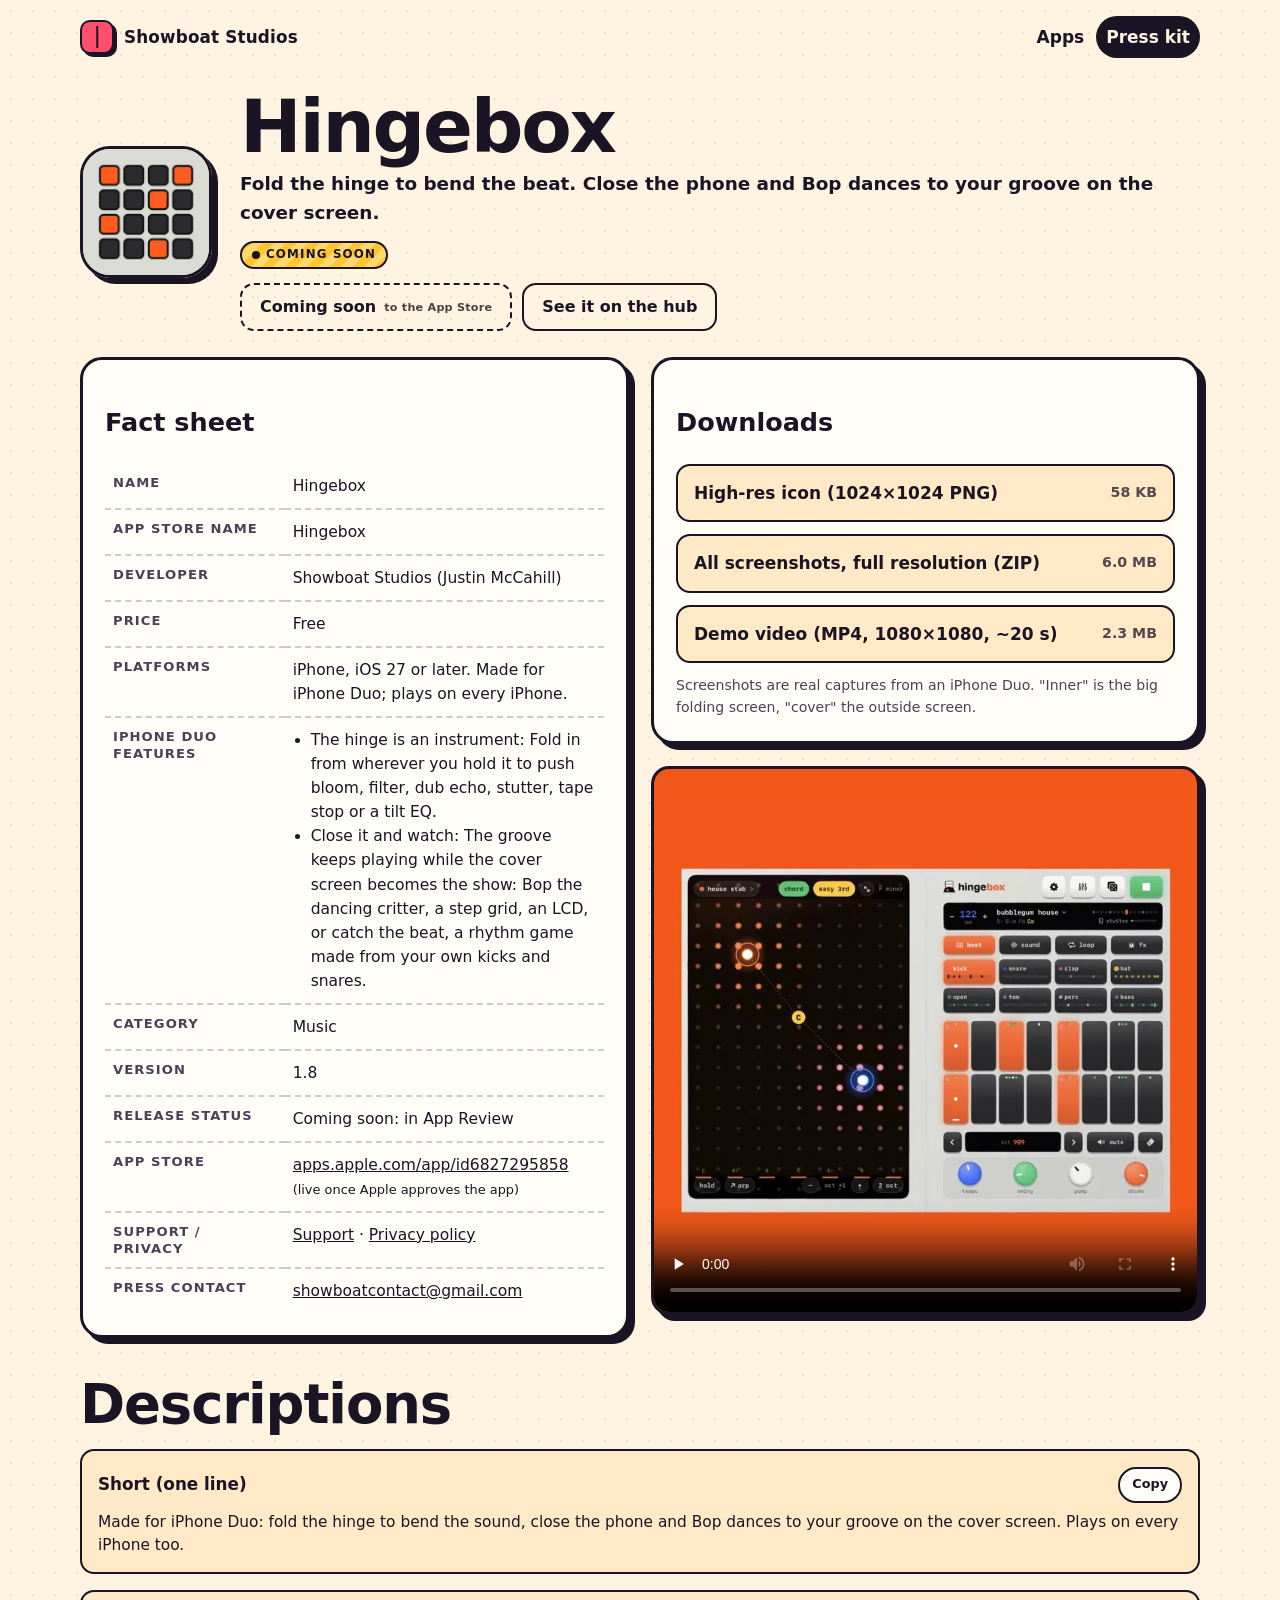
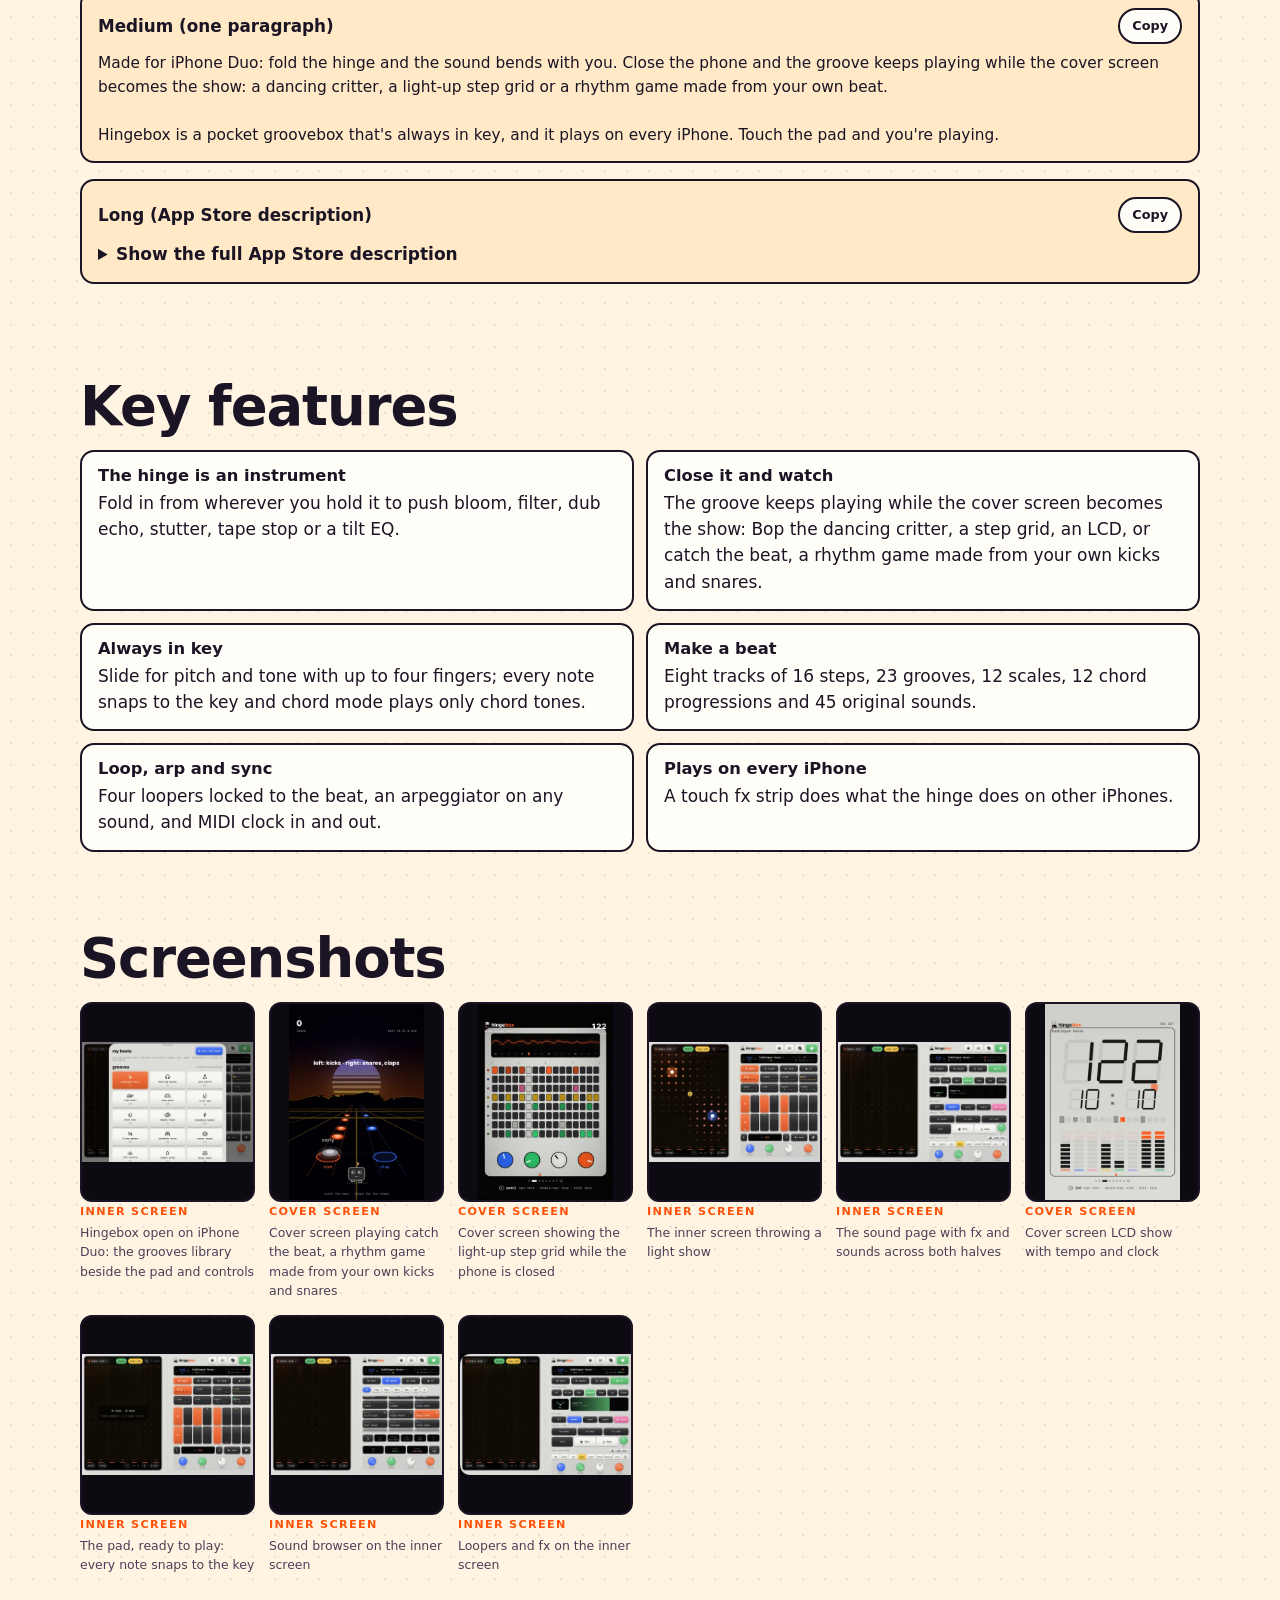
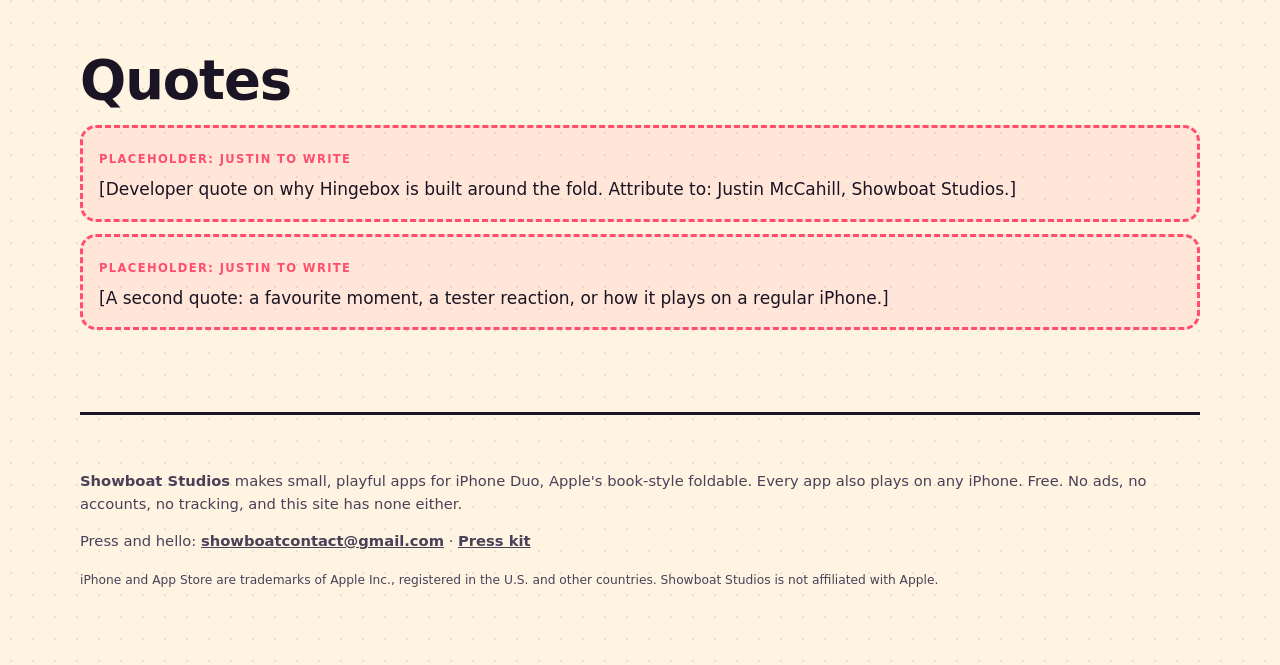
<file: press/hingebox/index.html>
<!doctype html>
<html lang="en">
<head>
<meta charset="utf-8">
<meta name="viewport" content="width=device-width, initial-scale=1">
<title>Hingebox press kit | Showboat Studios</title>
<meta name="description" content="Hingebox for iPhone Duo: Made for iPhone Duo: fold the hinge to bend the sound, close the phone and Bop dances to your groove on the cover screen. Plays on every iPhone too.">

<link rel="canonical" href="https://showboatstudios.github.io/press/hingebox/">
<meta property="og:type" content="website">
<meta property="og:title" content="Hingebox press kit | Showboat Studios">
<meta property="og:description" content="Hingebox for iPhone Duo: Made for iPhone Duo: fold the hinge to bend the sound, close the phone and Bop dances to your groove on the cover screen. Plays on every iPhone too.">
<meta property="og:url" content="https://showboatstudios.github.io/press/hingebox/">
<meta property="og:image" content="https://showboatstudios.github.io/assets/img/hingebox/icon-512.png">
<meta name="twitter:card" content="summary_large_image">
<meta name="theme-color" content="#fff4e2" media="(prefers-color-scheme: light)">
<meta name="theme-color" content="#17121f" media="(prefers-color-scheme: dark)">
<link rel="icon" href="/assets/img/favicon.svg" type="image/svg+xml">
<link rel="stylesheet" href="/assets/css/site.css?v=1794116957">
<script src="/assets/js/site.js?v=1794116979" defer></script>
</head>
<body>
<a class="skip" href="#main">Skip to content</a>
<header class="wrap bar">
  <a class="brand" href="/"><span class="brand-mark" aria-hidden="true"></span><span class="brand-name">Showboat Studios</span></a>
  <nav class="nav" aria-label="Main"><a href="/">Apps</a><a href="/press/" aria-current="page">Press kit</a></nav>
</header>
<main id="main">

<div data-app="hingebox" data-status="coming_soon" style="--accent:#f2581b">
<section class="wrap press-hero">
  <img class="icon" src="/assets/img/hingebox/icon-512.png" width="132" height="132" alt="Hingebox app icon">
  <div>
    <h1>Hingebox</h1>
    <p style="margin:8px 0 6px;font-weight:700;font-size:1.15rem">Fold the hinge to bend the beat. Close the phone and Bop dances to your groove on the cover screen.</p>
    <span class="pill" data-pill>Coming soon</span>
    <div class="actions" style="margin-top:14px"><span data-cta="presskit"><span class="btn soon" role="note">Coming soon<span class="small">to the App Store</span></span></span>
      <a class="btn ghost" href="/#hingebox">See it on the hub</a></div>
  </div>
</section>
<section class="wrap grid2">
  <div class="panel"><h2 class="big">Fact sheet</h2><table class="facts"><tbody><tr><th>Name</th><td>Hingebox</td></tr><tr><th>App Store name</th><td>Hingebox</td></tr><tr><th>Developer</th><td>Showboat Studios (Justin McCahill)</td></tr><tr><th>Price</th><td>Free</td></tr><tr><th>Platforms</th><td>iPhone, iOS 27 or later. Made for iPhone Duo; plays on every iPhone.</td></tr><tr><th>iPhone Duo features</th><td><ul><li>The hinge is an instrument: Fold in from wherever you hold it to push bloom, filter, dub echo, stutter, tape stop or a tilt EQ.</li><li>Close it and watch: The groove keeps playing while the cover screen becomes the show: Bop the dancing critter, a step grid, an LCD, or catch the beat, a rhythm game made from your own kicks and snares.</li></ul></td></tr><tr><th>Category</th><td>Music</td></tr><tr><th>Version</th><td>1.8</td></tr><tr><th>Release status</th><td><span data-status-text>Coming soon: in App Review</span></td></tr><tr><th>App Store</th><td><a href="https://apps.apple.com/app/id6827295858">apps.apple.com/app/id6827295858</a> <small>(live once Apple approves the app)</small></td></tr><tr><th>Support / privacy</th><td><a href="https://showboatstudios.github.io/hingebox/support.html">Support</a> &middot; <a href="https://showboatstudios.github.io/hingebox/privacy.html">Privacy policy</a></td></tr><tr><th>Press contact</th><td><a href="mailto:showboatcontact@gmail.com?subject=Hingebox%20press">showboatcontact@gmail.com</a></td></tr></tbody></table></div>
  <div>
    <div class="panel" style="margin-bottom:22px">
      <h2 class="big">Downloads</h2>
      <ul class="dl">
        <li><a href="/press/hingebox/hingebox-icon-1024.png" download>High-res icon (1024&times;1024 PNG)<small>58 KB</small></a></li>
        <li><a href="/press/hingebox/hingebox-screenshots.zip" download>All screenshots, full resolution (ZIP)<small>6.0 MB</small></a></li>
        <li><a href="/press/hingebox/hingebox-demo.mp4" download>Demo video (MP4, 1080&times;1080, ~20 s)<small>2.3 MB</small></a></li>
      </ul>
      <p style="font-size:.88rem;color:var(--ink-2);margin:12px 0 0">Screenshots are real captures from an iPhone Duo. "Inner" is the big folding screen, "cover" the outside screen.</p>
    </div>
    <div class="video"><video controls preload="none" playsinline poster="/assets/img/hingebox/demo-poster.webp" width="1080" height="1080">
      <source src="/press/hingebox/hingebox-demo.mp4" type="video/mp4">Your browser can't play this video; <a href="/press/hingebox/hingebox-demo.mp4">download it</a>.</video></div>
  </div>
</section>
<section class="wrap section">
  <h2 class="big">Descriptions</h2>
  <div class="copyblock"><h3>Short (one line)<button class="copy" type="button" data-copy="d-short">Copy</button></h3><p class="txt" id="d-short">Made for iPhone Duo: fold the hinge to bend the sound, close the phone and Bop dances to your groove on the cover screen. Plays on every iPhone too.</p></div>
  <div class="copyblock"><h3>Medium (one paragraph)<button class="copy" type="button" data-copy="d-medium">Copy</button></h3><p class="txt" id="d-medium">Made for iPhone Duo: fold the hinge and the sound bends with you. Close the phone and the groove keeps playing while the cover screen becomes the show: a dancing critter, a light-up step grid or a rhythm game made from your own beat.

Hingebox is a pocket groovebox that&#x27;s always in key, and it plays on every iPhone. Touch the pad and you&#x27;re playing.</p></div>
  <div class="copyblock"><h3>Long (App Store description)<button class="copy" type="button" data-copy="d-long">Copy</button></h3><details class="long"><summary>Show the full App Store description</summary><p class="txt" id="d-long">Made for iPhone Duo: fold the hinge and the sound bends with you. Close the phone and the groove keeps playing while the cover screen becomes the show: a dancing critter, a light-up step grid or a rhythm game made from your own beat.

Hingebox is a pocket groovebox that&#x27;s always in key, and it plays on every iPhone. Touch the pad and you&#x27;re playing.

ON IPHONE DUO: THE HINGE IS AN INSTRUMENT
Fold the hinge in from wherever you hold it to push an effect: bloom, filter, dub echo, stutter, tape stop or a tilt EQ. Tilt for a wobble, a pitch bend or more space. Shake to mutate the beat. Stand the phone up like a tent and the inner screen throws a light show under it.

CLOSE IT AND WATCH
Close the phone and the music keeps playing while the cover screen becomes the show: Bop hops on the beat, or pick the panel, lcd, bars, scope, tunnel, horizon or lava. Or play catch the beat, a game made from your own kicks and snares.

PLAY THE PAD
Slide left and right for pitch, up and down for tone. Up to four fingers. Every note snaps to the key, and chords light up underneath. Chord mode plays only chord tones so nothing clashes, and easy mode snaps your fingers to the steps of the scale. Hold latches a note while you do something else.

MAKE A BEAT
Eight tracks of 16 steps: kick, snare, clap, hats, tom, perc and bass. Tap steps on, add accents, mute tracks, set swing and pump. Start from one of 23 grooves, from bubblegum house to one drop dub, or roll the dice for a new beat. Choose a key, one of 12 scales and one of 12 chord progressions.

45 SOUNDS, MADE FOR THE APP
Leads, basses, keys, arps, pads and fx. Some are synthesized live, and the tine keys, soft pluck, air pad, celesta, warm bass and studio drum kit are sampled instruments we built from scratch. Add a tape bed of hiss and vinyl under it all.

ARPEGGIATOR ON ANY SOUND
Up, down, random, trill and more, from 1/32 to 1/4 with triplets. It plays what your fingers, a keyboard or a one-finger chord hold, and it follows the clock.

LOOP IT
Four loopers locked to the beat, 1, 2 or 4 bars long. Record, overdub, mute and clear while the groove keeps going.

PLAYS WITH YOUR GEAR
Send or follow MIDI clock, so Hingebox keeps time with a drum machine or a DAW. Play it from a MIDI keyboard over USB-C, Bluetooth or Wi-Fi, with scale lock and one-finger chords, and send the hinge and tilt out as MIDI controllers.

ON EVERY OTHER IPHONE
The pad and controls share the screen, the touch fx strip does what the hinge does, and the game opens full screen from the fx tab.

No account, no ads, no tracking. It keeps playing in the background and when the phone locks.</p></details></div>
</section>
<section class="wrap section">
  <h2 class="big">Key features</h2>
  <ul class="features"><li><b>The hinge is an instrument</b>Fold in from wherever you hold it to push bloom, filter, dub echo, stutter, tape stop or a tilt EQ.</li><li><b>Close it and watch</b>The groove keeps playing while the cover screen becomes the show: Bop the dancing critter, a step grid, an LCD, or catch the beat, a rhythm game made from your own kicks and snares.</li><li><b>Always in key</b>Slide for pitch and tone with up to four fingers; every note snaps to the key and chord mode plays only chord tones.</li><li><b>Make a beat</b>Eight tracks of 16 steps, 23 grooves, 12 scales, 12 chord progressions and 45 original sounds.</li><li><b>Loop, arp and sync</b>Four loopers locked to the beat, an arpeggiator on any sound, and MIDI clock in and out.</li><li><b>Plays on every iPhone</b>A touch fx strip does what the hinge does on other iPhones.</li></ul>
</section>
<section class="wrap section">
  <h2 class="big">Screenshots</h2>
  <ul class="gallery"><li><figure style="margin:0"><a href="/assets/img/hingebox/01.webp"><img src="/assets/img/hingebox/01-sm.webp" loading="lazy" decoding="async" width="739" height="520" alt="Hingebox open on iPhone Duo: the grooves library beside the pad and controls"></a><figcaption><span class="where">Inner screen</span>Hingebox open on iPhone Duo: the grooves library beside the pad and controls</figcaption></figure></li><li><figure style="margin:0"><a href="/assets/img/hingebox/02.webp"><img src="/assets/img/hingebox/02-sm.webp" loading="lazy" decoding="async" width="357" height="520" alt="Cover screen playing catch the beat, a rhythm game made from your own kicks and snares"></a><figcaption><span class="where">Cover screen</span>Cover screen playing catch the beat, a rhythm game made from your own kicks and snares</figcaption></figure></li><li><figure style="margin:0"><a href="/assets/img/hingebox/03.webp"><img src="/assets/img/hingebox/03-sm.webp" loading="lazy" decoding="async" width="357" height="520" alt="Cover screen showing the light-up step grid while the phone is closed"></a><figcaption><span class="where">Cover screen</span>Cover screen showing the light-up step grid while the phone is closed</figcaption></figure></li><li><figure style="margin:0"><a href="/assets/img/hingebox/04.webp"><img src="/assets/img/hingebox/04-sm.webp" loading="lazy" decoding="async" width="739" height="520" alt="The inner screen throwing a light show"></a><figcaption><span class="where">Inner screen</span>The inner screen throwing a light show</figcaption></figure></li><li><figure style="margin:0"><a href="/assets/img/hingebox/05.webp"><img src="/assets/img/hingebox/05-sm.webp" loading="lazy" decoding="async" width="739" height="520" alt="The sound page with fx and sounds across both halves"></a><figcaption><span class="where">Inner screen</span>The sound page with fx and sounds across both halves</figcaption></figure></li><li><figure style="margin:0"><a href="/assets/img/hingebox/06.webp"><img src="/assets/img/hingebox/06-sm.webp" loading="lazy" decoding="async" width="357" height="520" alt="Cover screen LCD show with tempo and clock"></a><figcaption><span class="where">Cover screen</span>Cover screen LCD show with tempo and clock</figcaption></figure></li><li><figure style="margin:0"><a href="/assets/img/hingebox/07.webp"><img src="/assets/img/hingebox/07-sm.webp" loading="lazy" decoding="async" width="739" height="520" alt="The pad, ready to play: every note snaps to the key"></a><figcaption><span class="where">Inner screen</span>The pad, ready to play: every note snaps to the key</figcaption></figure></li><li><figure style="margin:0"><a href="/assets/img/hingebox/08.webp"><img src="/assets/img/hingebox/08-sm.webp" loading="lazy" decoding="async" width="739" height="520" alt="Sound browser on the inner screen"></a><figcaption><span class="where">Inner screen</span>Sound browser on the inner screen</figcaption></figure></li><li><figure style="margin:0"><a href="/assets/img/hingebox/09.webp"><img src="/assets/img/hingebox/09-sm.webp" loading="lazy" decoding="async" width="739" height="520" alt="Loopers and fx on the inner screen"></a><figcaption><span class="where">Inner screen</span>Loopers and fx on the inner screen</figcaption></figure></li></ul>
</section>
<section class="wrap section">
  <h2 class="big">Quotes</h2>
  <div class="quote"><span class="tag">Placeholder: Justin to write</span><p style="margin:6px 0 0">[Developer quote on why Hingebox is built around the fold. Attribute to: Justin McCahill, Showboat Studios.]</p></div>
  <div class="quote"><span class="tag">Placeholder: Justin to write</span><p style="margin:6px 0 0">[A second quote: a favourite moment, a tester reaction, or how it plays on a regular iPhone.]</p></div>
</section>
</div>
</main>
<footer class="wrap footer">
  <p><strong>Showboat Studios</strong> makes small, playful apps for iPhone Duo, Apple's book-style foldable. Every app also plays on any iPhone.
  Free. No ads, no accounts, no tracking, and this site has none either.</p>
  <p>Press and hello: <a href="mailto:showboatcontact@gmail.com">showboatcontact@gmail.com</a> &middot; <a href="/press/">Press kit</a></p>
  <p><small>iPhone and App Store are trademarks of Apple Inc., registered in the U.S. and other countries. Showboat Studios is not affiliated with Apple.</small></p>
</footer>
</body>
</html>
</file>
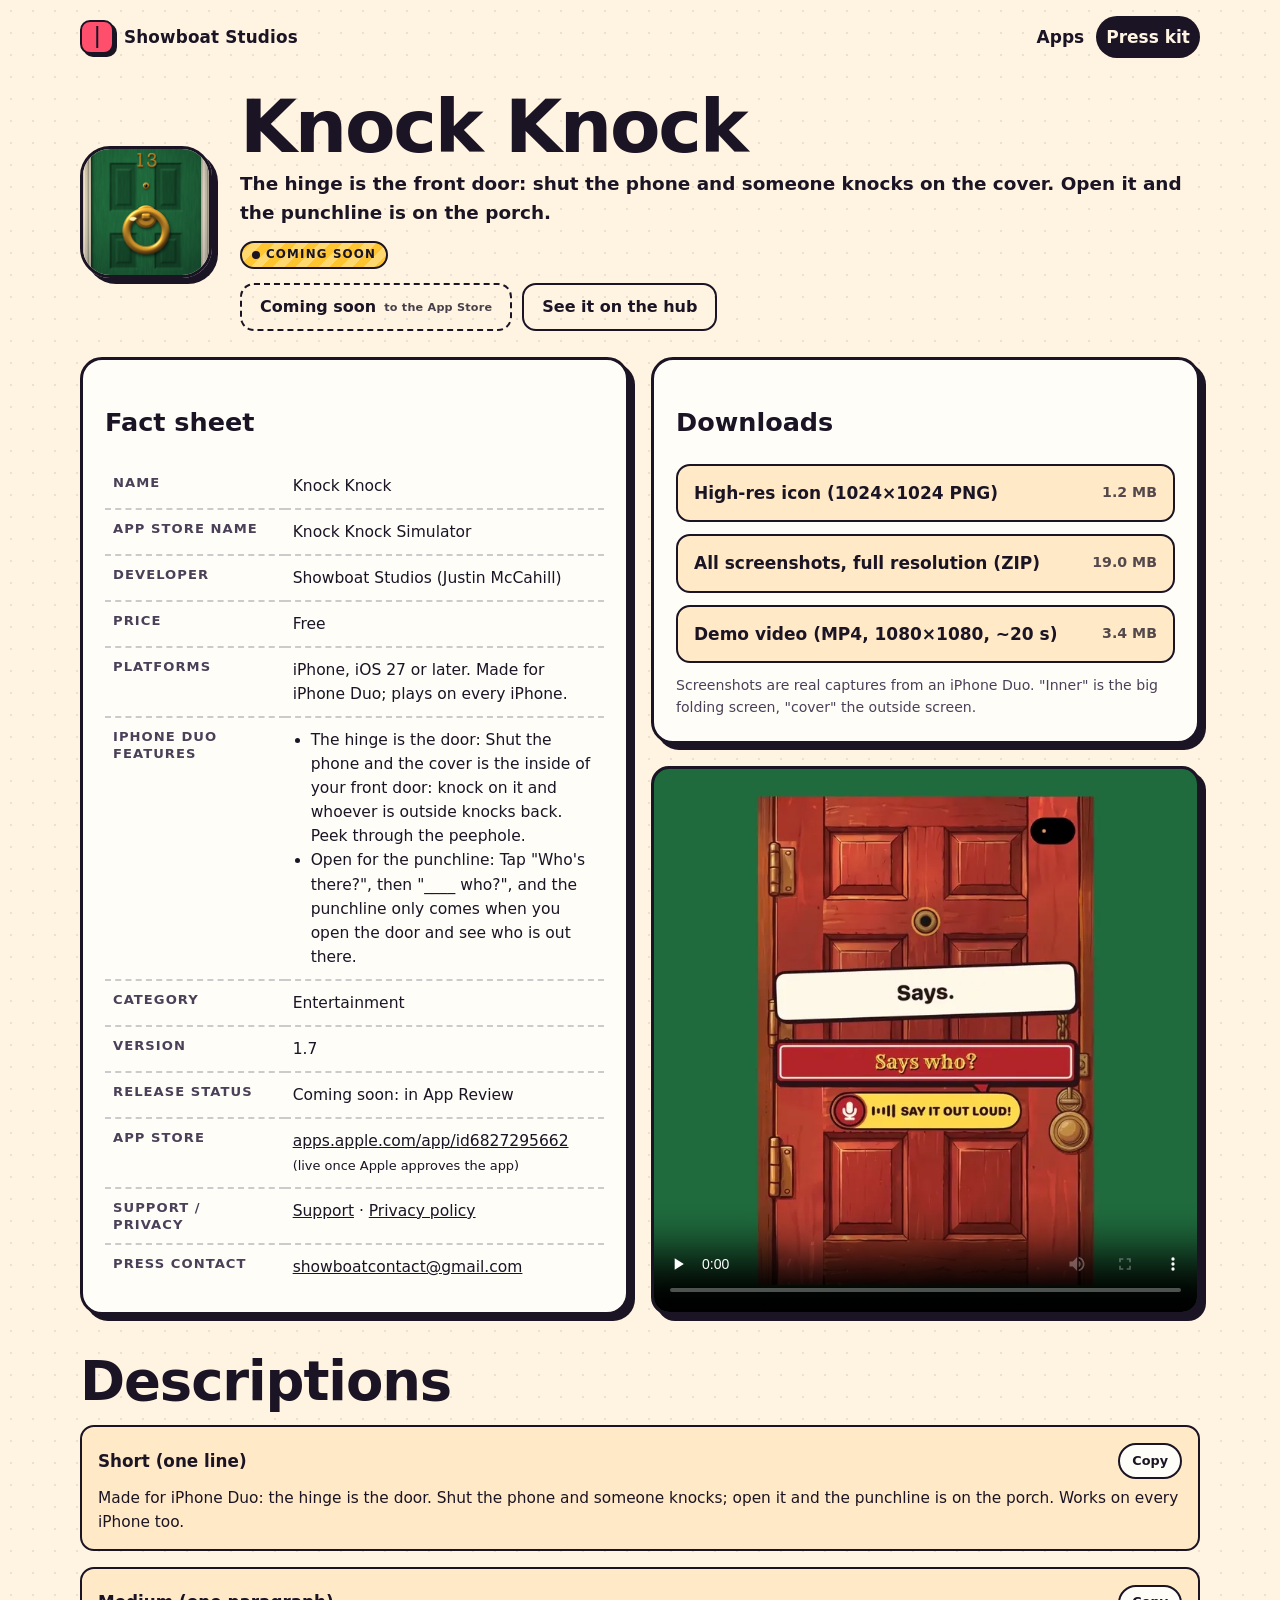
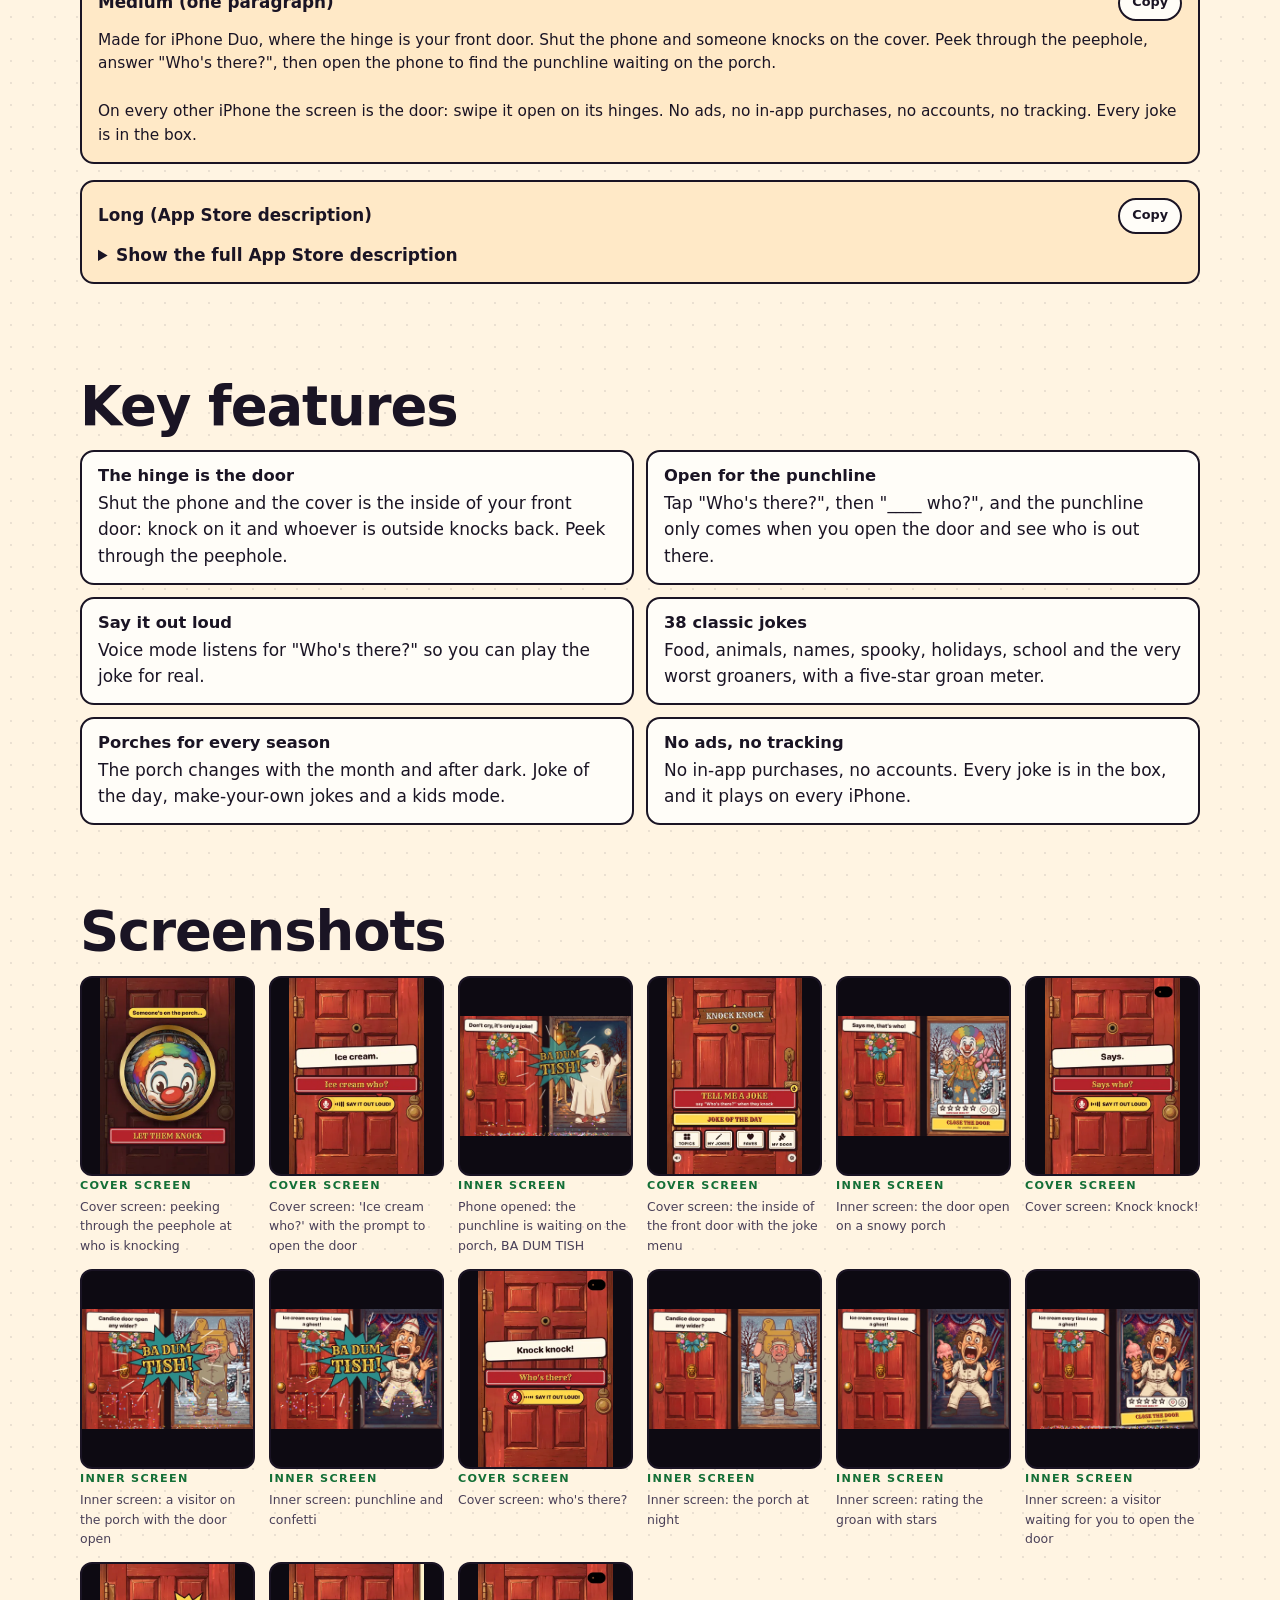
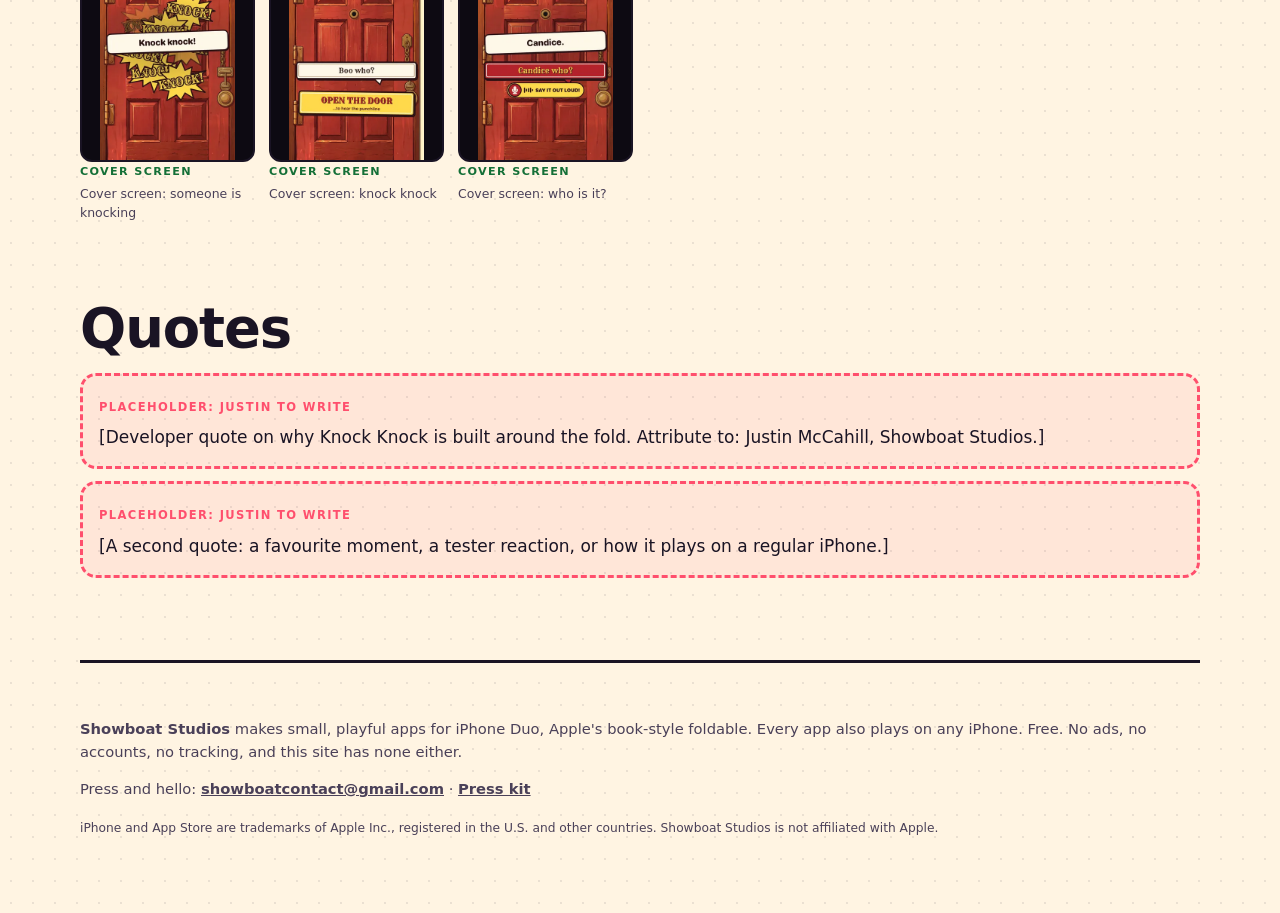
<file: press/knock-knock/index.html>
<!doctype html>
<html lang="en">
<head>
<meta charset="utf-8">
<meta name="viewport" content="width=device-width, initial-scale=1">
<title>Knock Knock press kit | Showboat Studios</title>
<meta name="description" content="Knock Knock for iPhone Duo: Made for iPhone Duo: the hinge is the door. Shut the phone and someone knocks; open it and the punchline is on the porch. Works on every iPhone too.">

<link rel="canonical" href="https://showboatstudios.github.io/press/knock-knock/">
<meta property="og:type" content="website">
<meta property="og:title" content="Knock Knock press kit | Showboat Studios">
<meta property="og:description" content="Knock Knock for iPhone Duo: Made for iPhone Duo: the hinge is the door. Shut the phone and someone knocks; open it and the punchline is on the porch. Works on every iPhone too.">
<meta property="og:url" content="https://showboatstudios.github.io/press/knock-knock/">
<meta property="og:image" content="https://showboatstudios.github.io/assets/img/knock-knock/icon-512.png">
<meta name="twitter:card" content="summary_large_image">
<meta name="theme-color" content="#fff4e2" media="(prefers-color-scheme: light)">
<meta name="theme-color" content="#17121f" media="(prefers-color-scheme: dark)">
<link rel="icon" href="/assets/img/favicon.svg" type="image/svg+xml">
<link rel="stylesheet" href="/assets/css/site.css?v=1794116957">
<script src="/assets/js/site.js?v=1794116979" defer></script>
</head>
<body>
<a class="skip" href="#main">Skip to content</a>
<header class="wrap bar">
  <a class="brand" href="/"><span class="brand-mark" aria-hidden="true"></span><span class="brand-name">Showboat Studios</span></a>
  <nav class="nav" aria-label="Main"><a href="/">Apps</a><a href="/press/" aria-current="page">Press kit</a></nav>
</header>
<main id="main">

<div data-app="knock-knock" data-status="coming_soon" style="--accent:#1f6b3c">
<section class="wrap press-hero">
  <img class="icon" src="/assets/img/knock-knock/icon-512.png" width="132" height="132" alt="Knock Knock app icon">
  <div>
    <h1>Knock Knock</h1>
    <p style="margin:8px 0 6px;font-weight:700;font-size:1.15rem">The hinge is the front door: shut the phone and someone knocks on the cover. Open it and the punchline is on the porch.</p>
    <span class="pill" data-pill>Coming soon</span>
    <div class="actions" style="margin-top:14px"><span data-cta="presskit"><span class="btn soon" role="note">Coming soon<span class="small">to the App Store</span></span></span>
      <a class="btn ghost" href="/#knock-knock">See it on the hub</a></div>
  </div>
</section>
<section class="wrap grid2">
  <div class="panel"><h2 class="big">Fact sheet</h2><table class="facts"><tbody><tr><th>Name</th><td>Knock Knock</td></tr><tr><th>App Store name</th><td>Knock Knock Simulator</td></tr><tr><th>Developer</th><td>Showboat Studios (Justin McCahill)</td></tr><tr><th>Price</th><td>Free</td></tr><tr><th>Platforms</th><td>iPhone, iOS 27 or later. Made for iPhone Duo; plays on every iPhone.</td></tr><tr><th>iPhone Duo features</th><td><ul><li>The hinge is the door: Shut the phone and the cover is the inside of your front door: knock on it and whoever is outside knocks back. Peek through the peephole.</li><li>Open for the punchline: Tap &quot;Who&#x27;s there?&quot;, then &quot;____ who?&quot;, and the punchline only comes when you open the door and see who is out there.</li></ul></td></tr><tr><th>Category</th><td>Entertainment</td></tr><tr><th>Version</th><td>1.7</td></tr><tr><th>Release status</th><td><span data-status-text>Coming soon: in App Review</span></td></tr><tr><th>App Store</th><td><a href="https://apps.apple.com/app/id6827295662">apps.apple.com/app/id6827295662</a> <small>(live once Apple approves the app)</small></td></tr><tr><th>Support / privacy</th><td><a href="https://showboatstudios.github.io/knock-knock-duo/support.html">Support</a> &middot; <a href="https://showboatstudios.github.io/knock-knock-duo/privacy.html">Privacy policy</a></td></tr><tr><th>Press contact</th><td><a href="mailto:showboatcontact@gmail.com?subject=Knock Knock%20press">showboatcontact@gmail.com</a></td></tr></tbody></table></div>
  <div>
    <div class="panel" style="margin-bottom:22px">
      <h2 class="big">Downloads</h2>
      <ul class="dl">
        <li><a href="/press/knock-knock/knock-knock-icon-1024.png" download>High-res icon (1024&times;1024 PNG)<small>1.2 MB</small></a></li>
        <li><a href="/press/knock-knock/knock-knock-screenshots.zip" download>All screenshots, full resolution (ZIP)<small>19.0 MB</small></a></li>
        <li><a href="/press/knock-knock/knock-knock-demo.mp4" download>Demo video (MP4, 1080&times;1080, ~20 s)<small>3.4 MB</small></a></li>
      </ul>
      <p style="font-size:.88rem;color:var(--ink-2);margin:12px 0 0">Screenshots are real captures from an iPhone Duo. "Inner" is the big folding screen, "cover" the outside screen.</p>
    </div>
    <div class="video"><video controls preload="none" playsinline poster="/assets/img/knock-knock/demo-poster.webp" width="1080" height="1080">
      <source src="/press/knock-knock/knock-knock-demo.mp4" type="video/mp4">Your browser can't play this video; <a href="/press/knock-knock/knock-knock-demo.mp4">download it</a>.</video></div>
  </div>
</section>
<section class="wrap section">
  <h2 class="big">Descriptions</h2>
  <div class="copyblock"><h3>Short (one line)<button class="copy" type="button" data-copy="d-short">Copy</button></h3><p class="txt" id="d-short">Made for iPhone Duo: the hinge is the door. Shut the phone and someone knocks; open it and the punchline is on the porch. Works on every iPhone too.</p></div>
  <div class="copyblock"><h3>Medium (one paragraph)<button class="copy" type="button" data-copy="d-medium">Copy</button></h3><p class="txt" id="d-medium">Made for iPhone Duo, where the hinge is your front door. Shut the phone and someone knocks on the cover. Peek through the peephole, answer &quot;Who&#x27;s there?&quot;, then open the phone to find the punchline waiting on the porch.

On every other iPhone the screen is the door: swipe it open on its hinges. No ads, no in-app purchases, no accounts, no tracking. Every joke is in the box.</p></div>
  <div class="copyblock"><h3>Long (App Store description)<button class="copy" type="button" data-copy="d-long">Copy</button></h3><details class="long"><summary>Show the full App Store description</summary><p class="txt" id="d-long">Made for iPhone Duo, where the hinge is your front door. Shut the phone and someone knocks on the cover. Peek through the peephole, answer &quot;Who&#x27;s there?&quot;, then open the phone to find the punchline waiting on the porch.

On every other iPhone the screen is the door: swipe it open on its hinges. No ads, no in-app purchases, no accounts, no tracking. Every joke is in the box.

BUILT FOR THE FOLD
On iPhone Duo the hinge is the door. Shut the phone and the cover screen is the inside of your front door: knock on it and whoever is outside knocks back (try shave-and-a-haircut), or peek through the peephole to see who is waiting. Open the phone and the inner screen shows your door and the porch. On every other iPhone the screen is the door: swipe it open on its hinges and swipe it shut.

TELL ME A JOKE
Tap the big red button and someone knocks. Tap &quot;Who&#x27;s there?&quot;, hear their name through the door, tap &quot;____ who?&quot; and the punchline only comes when you open the door and see who is out there. A lettuce in earmuffs. An owl in round glasses. A yeti who is freezing. BA DUM TISH! Confetti everywhere.

SAY IT OUT LOUD
Turn on voice mode and the door listens for &quot;Who&#x27;s there?&quot; and &quot;... who?&quot; You say it, the visitor hears you. It all happens on the iPhone: recognition is on the device, nothing is recorded, and nothing is sent anywhere. Prefer tapping? The tickets work just as well, and voice mode is off until a grown-up says yes.

38 CLASSIC JOKES THAT LAND
Food, animals, names, spooky, holidays, school, silly and the very worst groaners. Every one is a proper pun on the reply, kid-safe, and told by a cartoon visitor who suits it. A shuffled bag means you hear every joke before any repeats. Now and then the doorbell rings instead.

THE GROAN METER
After every punchline, give it one to five stars, from Meh to GROANER! Four stars or more and it lands in your favourites, so you can tell it again.

PORCHES FOR EVERY SEASON
The porch changes with the month and after dark, with its own scenes for Valentine&#x27;s, Easter, the Fourth of July, Halloween, Thanksgiving and Christmas, and a wreath that swings on the door. Six painted front doors (classic red, navy, forest green, barn, castle oak and bank vault): keep your favourite, or mix them up so every joke comes to a different one. Choose the porch, the wreath and the knocker in Customize, then jiggle the handle, rattle the knocker and bounce the wreath.

JOKE OF THE DAY, TELL A FRIEND, MAKE YOUR OWN
A new joke every day with a streak for coming back. Party mode turns the phone into a script: it shows you what to say, your friend answers, then you open the door to show them who it was. Or write your own who and punchline, pick the visitor, and share it as a picture (sharing sits behind a grown-up question).

KIDS MODE AND BIGGER TEXT
Kids mode keeps to simple jokes and friendly visitors. Text size is adjustable, and read-aloud voices are built in.

Vintage carnival-poster art, synthesized knocks and rimshots, no ads, no accounts, no tracking. Just corny jokes and a door.</p></details></div>
</section>
<section class="wrap section">
  <h2 class="big">Key features</h2>
  <ul class="features"><li><b>The hinge is the door</b>Shut the phone and the cover is the inside of your front door: knock on it and whoever is outside knocks back. Peek through the peephole.</li><li><b>Open for the punchline</b>Tap &quot;Who&#x27;s there?&quot;, then &quot;____ who?&quot;, and the punchline only comes when you open the door and see who is out there.</li><li><b>Say it out loud</b>Voice mode listens for &quot;Who&#x27;s there?&quot; so you can play the joke for real.</li><li><b>38 classic jokes</b>Food, animals, names, spooky, holidays, school and the very worst groaners, with a five-star groan meter.</li><li><b>Porches for every season</b>The porch changes with the month and after dark. Joke of the day, make-your-own jokes and a kids mode.</li><li><b>No ads, no tracking</b>No in-app purchases, no accounts. Every joke is in the box, and it plays on every iPhone.</li></ul>
</section>
<section class="wrap section">
  <h2 class="big">Screenshots</h2>
  <ul class="gallery"><li><figure style="margin:0"><a href="/assets/img/knock-knock/01.webp"><img src="/assets/img/knock-knock/01-sm.webp" loading="lazy" decoding="async" width="357" height="520" alt="Cover screen: peeking through the peephole at who is knocking"></a><figcaption><span class="where">Cover screen</span>Cover screen: peeking through the peephole at who is knocking</figcaption></figure></li><li><figure style="margin:0"><a href="/assets/img/knock-knock/02.webp"><img src="/assets/img/knock-knock/02-sm.webp" loading="lazy" decoding="async" width="357" height="520" alt="Cover screen: &#x27;Ice cream who?&#x27; with the prompt to open the door"></a><figcaption><span class="where">Cover screen</span>Cover screen: &#x27;Ice cream who?&#x27; with the prompt to open the door</figcaption></figure></li><li><figure style="margin:0"><a href="/assets/img/knock-knock/03.webp"><img src="/assets/img/knock-knock/03-sm.webp" loading="lazy" decoding="async" width="739" height="520" alt="Phone opened: the punchline is waiting on the porch, BA DUM TISH"></a><figcaption><span class="where">Inner screen</span>Phone opened: the punchline is waiting on the porch, BA DUM TISH</figcaption></figure></li><li><figure style="margin:0"><a href="/assets/img/knock-knock/04.webp"><img src="/assets/img/knock-knock/04-sm.webp" loading="lazy" decoding="async" width="357" height="520" alt="Cover screen: the inside of the front door with the joke menu"></a><figcaption><span class="where">Cover screen</span>Cover screen: the inside of the front door with the joke menu</figcaption></figure></li><li><figure style="margin:0"><a href="/assets/img/knock-knock/05.webp"><img src="/assets/img/knock-knock/05-sm.webp" loading="lazy" decoding="async" width="739" height="520" alt="Inner screen: the door open on a snowy porch"></a><figcaption><span class="where">Inner screen</span>Inner screen: the door open on a snowy porch</figcaption></figure></li><li><figure style="margin:0"><a href="/assets/img/knock-knock/06.webp"><img src="/assets/img/knock-knock/06-sm.webp" loading="lazy" decoding="async" width="357" height="520" alt="Cover screen: Knock knock!"></a><figcaption><span class="where">Cover screen</span>Cover screen: Knock knock!</figcaption></figure></li><li><figure style="margin:0"><a href="/assets/img/knock-knock/07.webp"><img src="/assets/img/knock-knock/07-sm.webp" loading="lazy" decoding="async" width="739" height="520" alt="Inner screen: a visitor on the porch with the door open"></a><figcaption><span class="where">Inner screen</span>Inner screen: a visitor on the porch with the door open</figcaption></figure></li><li><figure style="margin:0"><a href="/assets/img/knock-knock/08.webp"><img src="/assets/img/knock-knock/08-sm.webp" loading="lazy" decoding="async" width="739" height="520" alt="Inner screen: punchline and confetti"></a><figcaption><span class="where">Inner screen</span>Inner screen: punchline and confetti</figcaption></figure></li><li><figure style="margin:0"><a href="/assets/img/knock-knock/09.webp"><img src="/assets/img/knock-knock/09-sm.webp" loading="lazy" decoding="async" width="357" height="520" alt="Cover screen: who&#x27;s there?"></a><figcaption><span class="where">Cover screen</span>Cover screen: who&#x27;s there?</figcaption></figure></li><li><figure style="margin:0"><a href="/assets/img/knock-knock/10.webp"><img src="/assets/img/knock-knock/10-sm.webp" loading="lazy" decoding="async" width="739" height="520" alt="Inner screen: the porch at night"></a><figcaption><span class="where">Inner screen</span>Inner screen: the porch at night</figcaption></figure></li><li><figure style="margin:0"><a href="/assets/img/knock-knock/11.webp"><img src="/assets/img/knock-knock/11-sm.webp" loading="lazy" decoding="async" width="739" height="520" alt="Inner screen: rating the groan with stars"></a><figcaption><span class="where">Inner screen</span>Inner screen: rating the groan with stars</figcaption></figure></li><li><figure style="margin:0"><a href="/assets/img/knock-knock/12.webp"><img src="/assets/img/knock-knock/12-sm.webp" loading="lazy" decoding="async" width="739" height="520" alt="Inner screen: a visitor waiting for you to open the door"></a><figcaption><span class="where">Inner screen</span>Inner screen: a visitor waiting for you to open the door</figcaption></figure></li><li><figure style="margin:0"><a href="/assets/img/knock-knock/13.webp"><img src="/assets/img/knock-knock/13-sm.webp" loading="lazy" decoding="async" width="357" height="520" alt="Cover screen: someone is knocking"></a><figcaption><span class="where">Cover screen</span>Cover screen: someone is knocking</figcaption></figure></li><li><figure style="margin:0"><a href="/assets/img/knock-knock/14.webp"><img src="/assets/img/knock-knock/14-sm.webp" loading="lazy" decoding="async" width="357" height="520" alt="Cover screen: knock knock"></a><figcaption><span class="where">Cover screen</span>Cover screen: knock knock</figcaption></figure></li><li><figure style="margin:0"><a href="/assets/img/knock-knock/15.webp"><img src="/assets/img/knock-knock/15-sm.webp" loading="lazy" decoding="async" width="357" height="520" alt="Cover screen: who is it?"></a><figcaption><span class="where">Cover screen</span>Cover screen: who is it?</figcaption></figure></li></ul>
</section>
<section class="wrap section">
  <h2 class="big">Quotes</h2>
  <div class="quote"><span class="tag">Placeholder: Justin to write</span><p style="margin:6px 0 0">[Developer quote on why Knock Knock is built around the fold. Attribute to: Justin McCahill, Showboat Studios.]</p></div>
  <div class="quote"><span class="tag">Placeholder: Justin to write</span><p style="margin:6px 0 0">[A second quote: a favourite moment, a tester reaction, or how it plays on a regular iPhone.]</p></div>
</section>
</div>
</main>
<footer class="wrap footer">
  <p><strong>Showboat Studios</strong> makes small, playful apps for iPhone Duo, Apple's book-style foldable. Every app also plays on any iPhone.
  Free. No ads, no accounts, no tracking, and this site has none either.</p>
  <p>Press and hello: <a href="mailto:showboatcontact@gmail.com">showboatcontact@gmail.com</a> &middot; <a href="/press/">Press kit</a></p>
  <p><small>iPhone and App Store are trademarks of Apple Inc., registered in the U.S. and other countries. Showboat Studios is not affiliated with Apple.</small></p>
</footer>
</body>
</html>
</file>
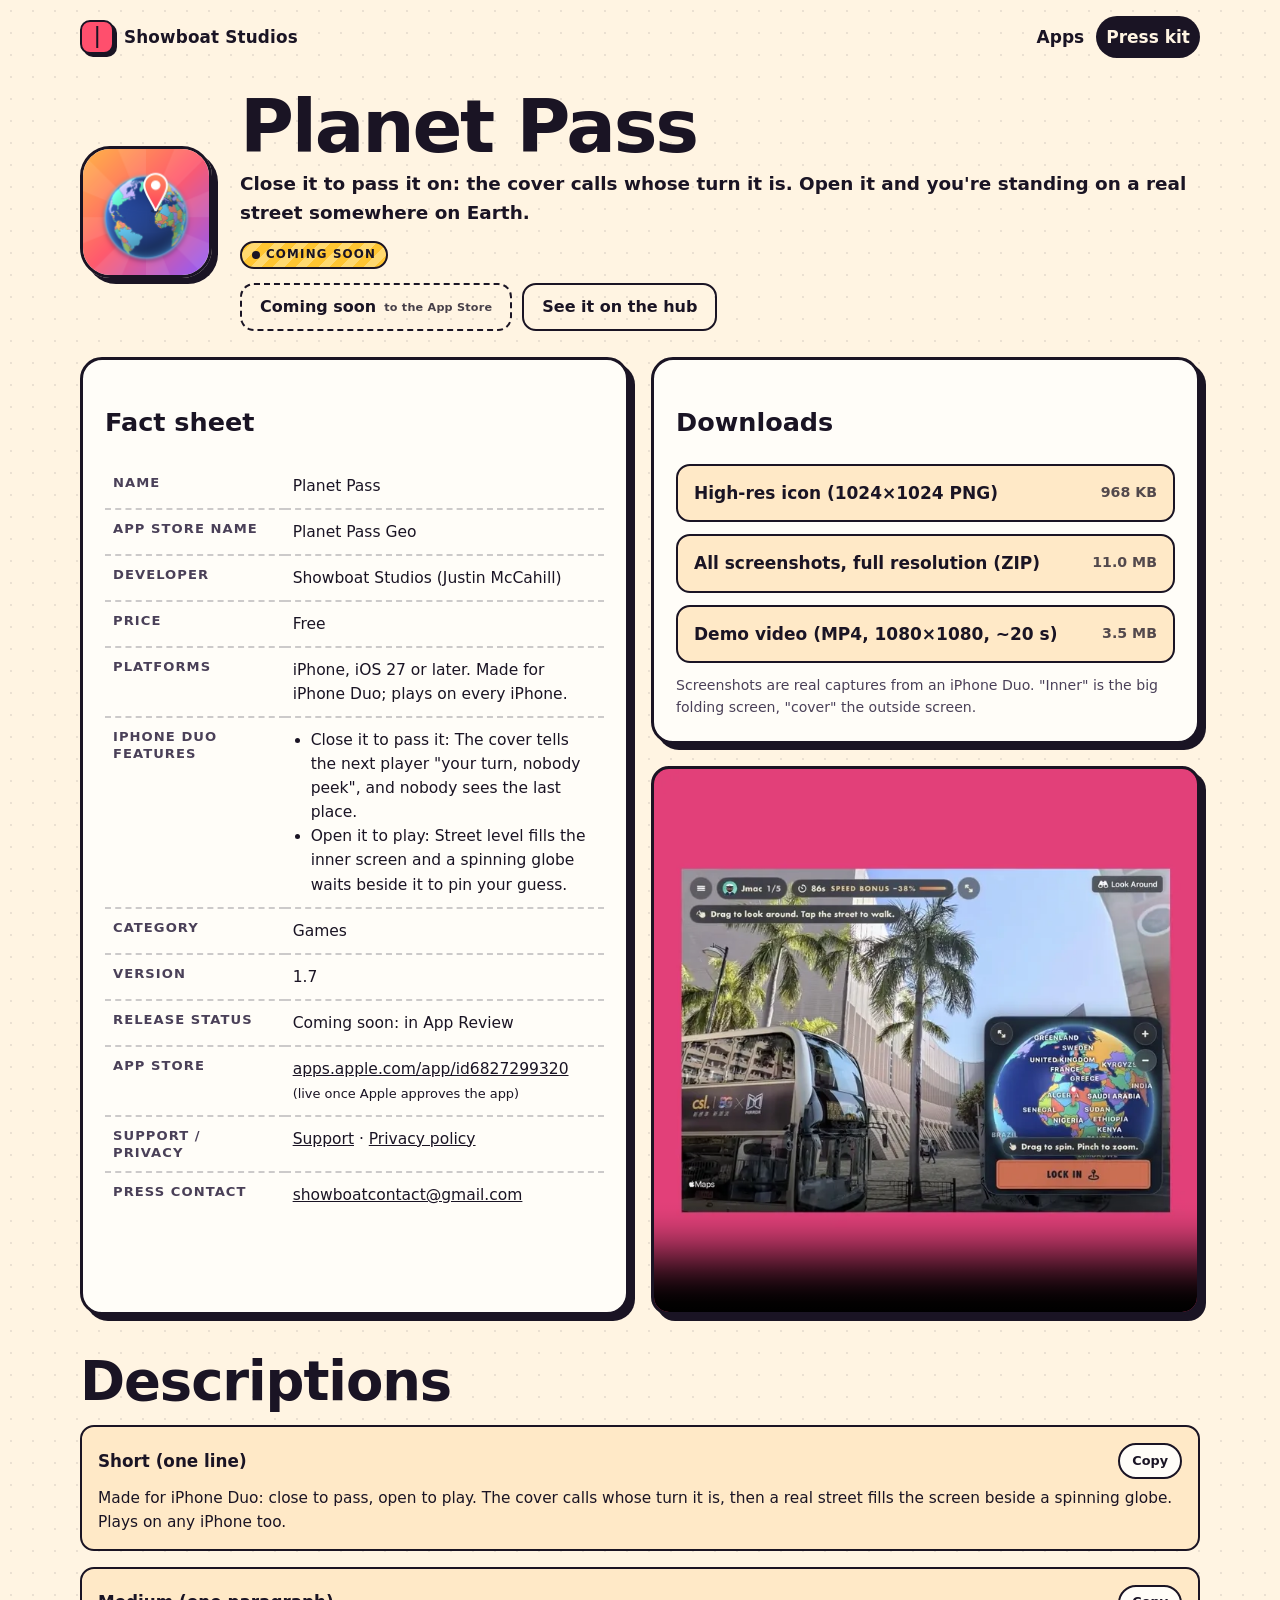
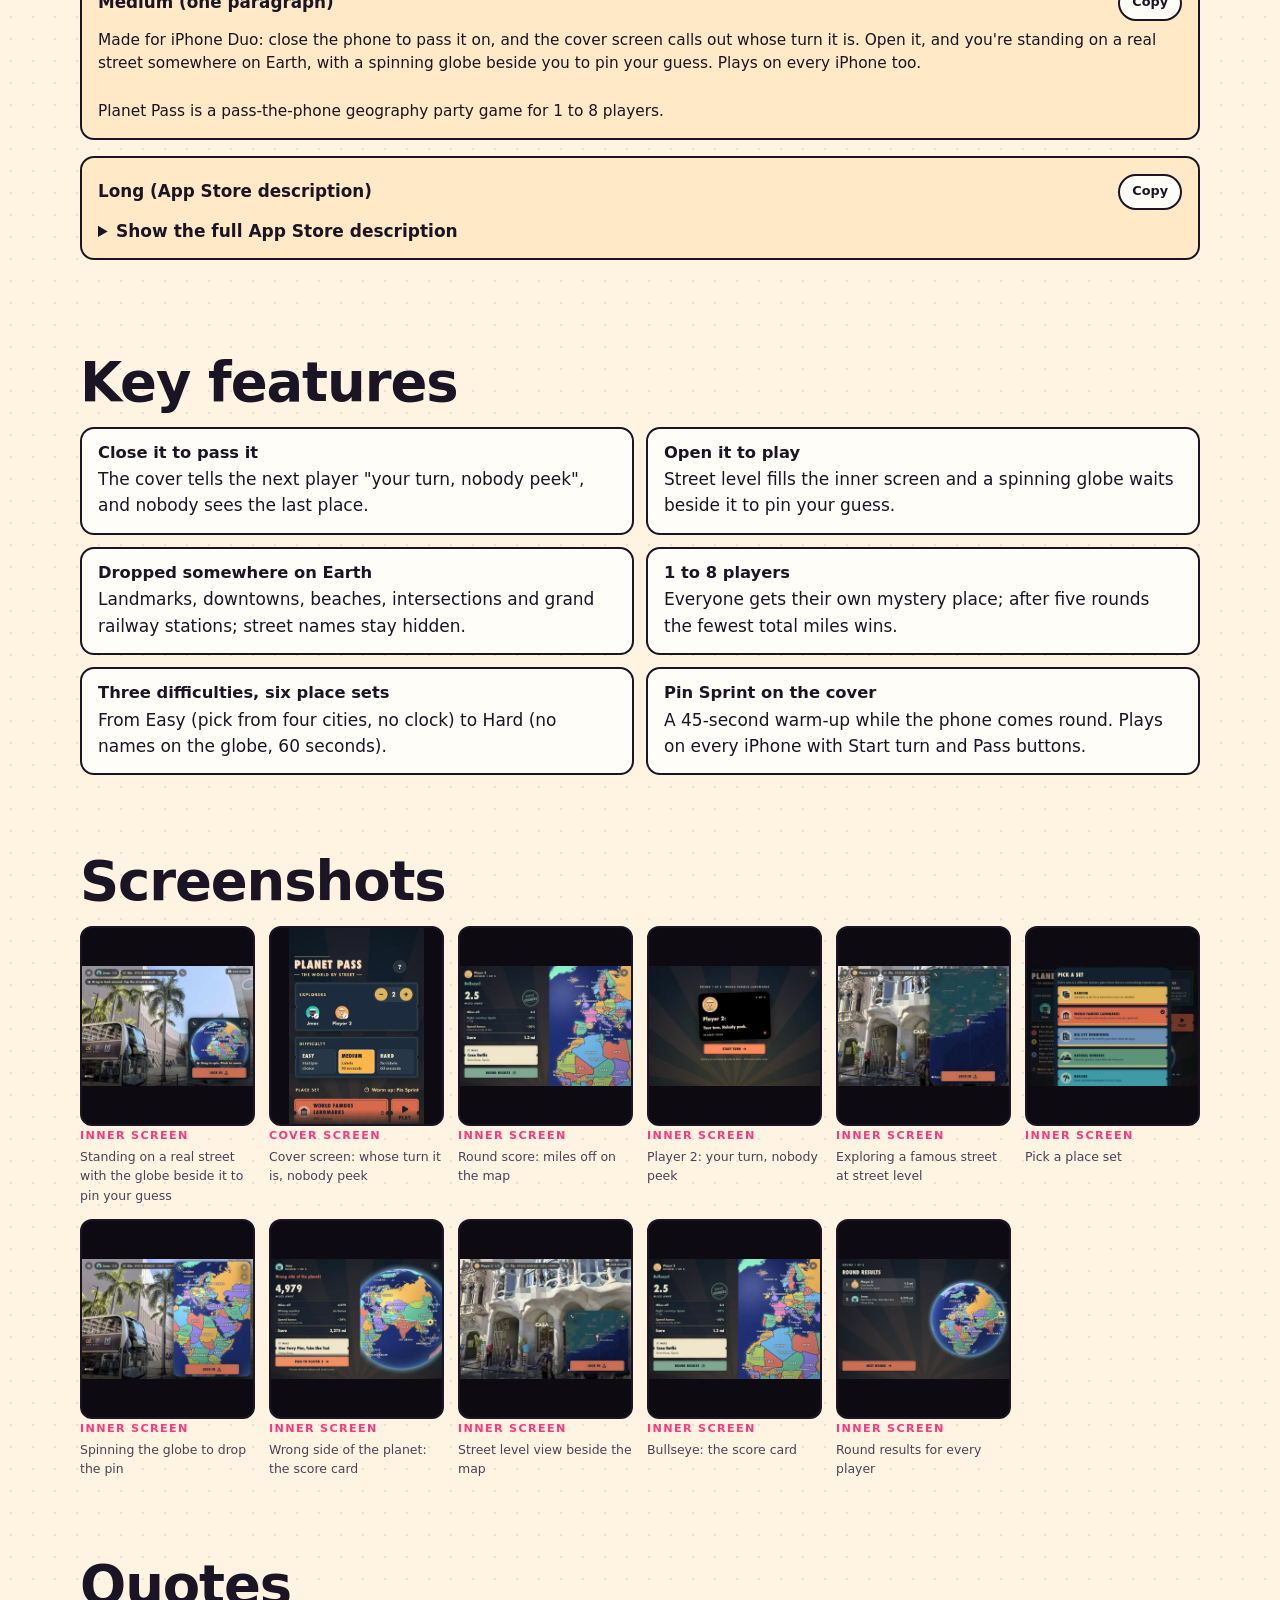
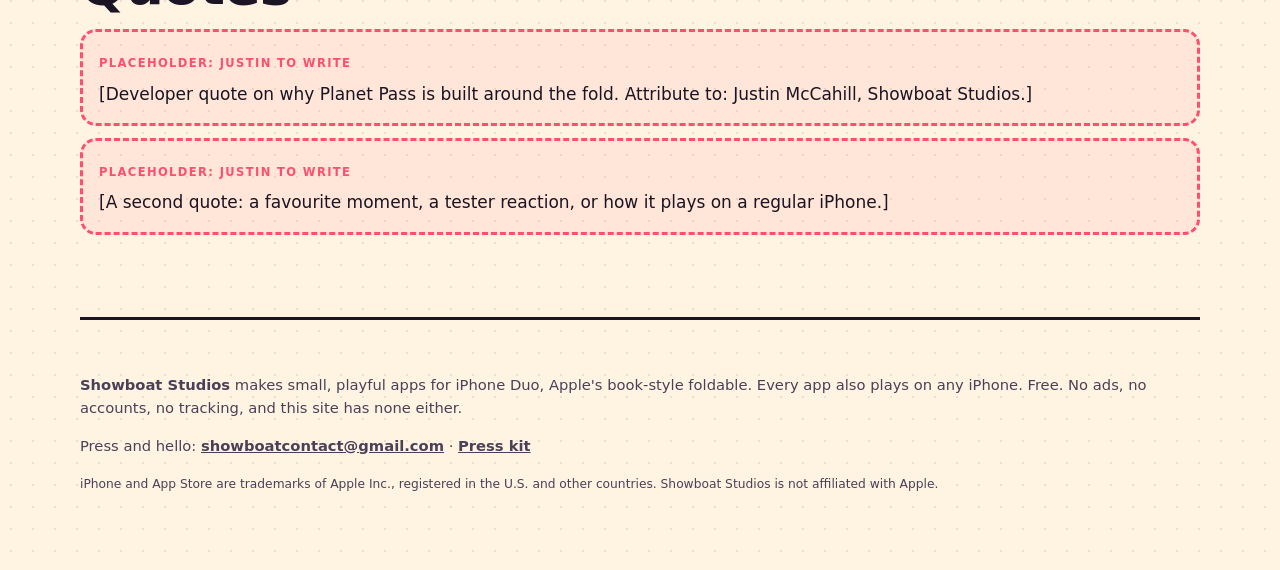
<file: press/planet-pass/index.html>
<!doctype html>
<html lang="en">
<head>
<meta charset="utf-8">
<meta name="viewport" content="width=device-width, initial-scale=1">
<title>Planet Pass press kit | Showboat Studios</title>
<meta name="description" content="Planet Pass for iPhone Duo: Made for iPhone Duo: close to pass, open to play. The cover calls whose turn it is, then a real street fills the screen beside a spinning globe. Plays on any iPhone too.">

<link rel="canonical" href="https://showboatstudios.github.io/press/planet-pass/">
<meta property="og:type" content="website">
<meta property="og:title" content="Planet Pass press kit | Showboat Studios">
<meta property="og:description" content="Planet Pass for iPhone Duo: Made for iPhone Duo: close to pass, open to play. The cover calls whose turn it is, then a real street fills the screen beside a spinning globe. Plays on any iPhone too.">
<meta property="og:url" content="https://showboatstudios.github.io/press/planet-pass/">
<meta property="og:image" content="https://showboatstudios.github.io/assets/img/planet-pass/icon-512.png">
<meta name="twitter:card" content="summary_large_image">
<meta name="theme-color" content="#fff4e2" media="(prefers-color-scheme: light)">
<meta name="theme-color" content="#17121f" media="(prefers-color-scheme: dark)">
<link rel="icon" href="/assets/img/favicon.svg" type="image/svg+xml">
<link rel="stylesheet" href="/assets/css/site.css?v=1794116957">
<script src="/assets/js/site.js?v=1794116979" defer></script>
</head>
<body>
<a class="skip" href="#main">Skip to content</a>
<header class="wrap bar">
  <a class="brand" href="/"><span class="brand-mark" aria-hidden="true"></span><span class="brand-name">Showboat Studios</span></a>
  <nav class="nav" aria-label="Main"><a href="/">Apps</a><a href="/press/" aria-current="page">Press kit</a></nav>
</header>
<main id="main">

<div data-app="planet-pass" data-status="coming_soon" style="--accent:#e3407a">
<section class="wrap press-hero">
  <img class="icon" src="/assets/img/planet-pass/icon-512.png" width="132" height="132" alt="Planet Pass app icon">
  <div>
    <h1>Planet Pass</h1>
    <p style="margin:8px 0 6px;font-weight:700;font-size:1.15rem">Close it to pass it on: the cover calls whose turn it is. Open it and you&#x27;re standing on a real street somewhere on Earth.</p>
    <span class="pill" data-pill>Coming soon</span>
    <div class="actions" style="margin-top:14px"><span data-cta="presskit"><span class="btn soon" role="note">Coming soon<span class="small">to the App Store</span></span></span>
      <a class="btn ghost" href="/#planet-pass">See it on the hub</a></div>
  </div>
</section>
<section class="wrap grid2">
  <div class="panel"><h2 class="big">Fact sheet</h2><table class="facts"><tbody><tr><th>Name</th><td>Planet Pass</td></tr><tr><th>App Store name</th><td>Planet Pass Geo</td></tr><tr><th>Developer</th><td>Showboat Studios (Justin McCahill)</td></tr><tr><th>Price</th><td>Free</td></tr><tr><th>Platforms</th><td>iPhone, iOS 27 or later. Made for iPhone Duo; plays on every iPhone.</td></tr><tr><th>iPhone Duo features</th><td><ul><li>Close it to pass it: The cover tells the next player &quot;your turn, nobody peek&quot;, and nobody sees the last place.</li><li>Open it to play: Street level fills the inner screen and a spinning globe waits beside it to pin your guess.</li></ul></td></tr><tr><th>Category</th><td>Games</td></tr><tr><th>Version</th><td>1.7</td></tr><tr><th>Release status</th><td><span data-status-text>Coming soon: in App Review</span></td></tr><tr><th>App Store</th><td><a href="https://apps.apple.com/app/id6827299320">apps.apple.com/app/id6827299320</a> <small>(live once Apple approves the app)</small></td></tr><tr><th>Support / privacy</th><td><a href="https://showboatstudios.github.io/whereabouts-duo/support.html">Support</a> &middot; <a href="https://showboatstudios.github.io/whereabouts-duo/privacy.html">Privacy policy</a></td></tr><tr><th>Press contact</th><td><a href="mailto:showboatcontact@gmail.com?subject=Planet Pass%20press">showboatcontact@gmail.com</a></td></tr></tbody></table></div>
  <div>
    <div class="panel" style="margin-bottom:22px">
      <h2 class="big">Downloads</h2>
      <ul class="dl">
        <li><a href="/press/planet-pass/planet-pass-icon-1024.png" download>High-res icon (1024&times;1024 PNG)<small>968 KB</small></a></li>
        <li><a href="/press/planet-pass/planet-pass-screenshots.zip" download>All screenshots, full resolution (ZIP)<small>11.0 MB</small></a></li>
        <li><a href="/press/planet-pass/planet-pass-demo.mp4" download>Demo video (MP4, 1080&times;1080, ~20 s)<small>3.5 MB</small></a></li>
      </ul>
      <p style="font-size:.88rem;color:var(--ink-2);margin:12px 0 0">Screenshots are real captures from an iPhone Duo. "Inner" is the big folding screen, "cover" the outside screen.</p>
    </div>
    <div class="video"><video controls preload="none" playsinline poster="/assets/img/planet-pass/demo-poster.webp" width="1080" height="1080">
      <source src="/press/planet-pass/planet-pass-demo.mp4" type="video/mp4">Your browser can't play this video; <a href="/press/planet-pass/planet-pass-demo.mp4">download it</a>.</video></div>
  </div>
</section>
<section class="wrap section">
  <h2 class="big">Descriptions</h2>
  <div class="copyblock"><h3>Short (one line)<button class="copy" type="button" data-copy="d-short">Copy</button></h3><p class="txt" id="d-short">Made for iPhone Duo: close to pass, open to play. The cover calls whose turn it is, then a real street fills the screen beside a spinning globe. Plays on any iPhone too.</p></div>
  <div class="copyblock"><h3>Medium (one paragraph)<button class="copy" type="button" data-copy="d-medium">Copy</button></h3><p class="txt" id="d-medium">Made for iPhone Duo: close the phone to pass it on, and the cover screen calls out whose turn it is. Open it, and you&#x27;re standing on a real street somewhere on Earth, with a spinning globe beside you to pin your guess. Plays on every iPhone too.

Planet Pass is a pass-the-phone geography party game for 1 to 8 players.</p></div>
  <div class="copyblock"><h3>Long (App Store description)<button class="copy" type="button" data-copy="d-long">Copy</button></h3><details class="long"><summary>Show the full App Store description</summary><p class="txt" id="d-long">Made for iPhone Duo: close the phone to pass it on, and the cover screen calls out whose turn it is. Open it, and you&#x27;re standing on a real street somewhere on Earth, with a spinning globe beside you to pin your guess. Plays on every iPhone too.

Planet Pass is a pass-the-phone geography party game for 1 to 8 players.

BUILT FOR THE FOLD
- Pass it closed. The cover tells the next player &quot;your turn, nobody peek&quot;, and nobody sees the last place.
- Open the hinge to start your turn: street level fills the inner screen and the globe waits on the right.
- Close it after your score and it&#x27;s already on its way to the next player.
- Waiting for the phone to come round? The cover runs Pin Sprint, a 45-second warm-up.
On any other iPhone, Start turn and Pass buttons do the same job, and Pin Sprint is on the start screen.

DROPPED SOMEWHERE ON EARTH
Every turn opens at street level with Apple Look Around: a famous landmark, a downtown main street, a beach boardwalk, a busy intersection or a grand railway station. Tap the street to explore it full screen: drag to look around and walk down the road. Street names stay hidden, so the clues are the signs, the cars, the plants and the weather. Where there&#x27;s no street-level coverage, you get a 3D satellite flyover that you steer by turning and tilting your phone.

SPIN THE GLOBE, DROP THE PIN
Spin the colourful 3D globe until the pin sits where you think you are, zoom in past the cities to a real map, and lock in. Your score is how many miles you were off. A pin in the right country takes 30% off, and locking in fast takes off up to 40% more.

PASS THE PHONE
Everyone gets their own mystery place and nothing repeats in a game, so there&#x27;s no copying. After every round, see everyone&#x27;s guesses on one globe. After five rounds, the fewest total miles wins.

THREE DIFFICULTIES
- Easy: pick from four cities, no clock. Great for learning the map together.
- Medium: a labelled globe and 90 seconds.
- Hard: no names on the globe, satellite maps up close, and 60 seconds.

SIX PLACE SETS, OR ALL OF THEM
- World Famous Landmarks: towers, temples and wonders
- Big City Downtowns: the main streets of great cities
- Natural Wonders: canyons, glaciers, waterfalls and volcanoes
- Beaches: sand, surf and boardwalks
- Intersections: famous crossings and corners
- Train Stations: grand halls and clock towers
Or choose Random and get any place from any set. Every place has been checked against a source.

EIGHT EXPLORERS
Pick an explorer for each player, name them, and watch the leaderboard.

No accounts, no ads, no tracking. Street-level views and maps need an internet connection.</p></details></div>
</section>
<section class="wrap section">
  <h2 class="big">Key features</h2>
  <ul class="features"><li><b>Close it to pass it</b>The cover tells the next player &quot;your turn, nobody peek&quot;, and nobody sees the last place.</li><li><b>Open it to play</b>Street level fills the inner screen and a spinning globe waits beside it to pin your guess.</li><li><b>Dropped somewhere on Earth</b>Landmarks, downtowns, beaches, intersections and grand railway stations; street names stay hidden.</li><li><b>1 to 8 players</b>Everyone gets their own mystery place; after five rounds the fewest total miles wins.</li><li><b>Three difficulties, six place sets</b>From Easy (pick from four cities, no clock) to Hard (no names on the globe, 60 seconds).</li><li><b>Pin Sprint on the cover</b>A 45-second warm-up while the phone comes round. Plays on every iPhone with Start turn and Pass buttons.</li></ul>
</section>
<section class="wrap section">
  <h2 class="big">Screenshots</h2>
  <ul class="gallery"><li><figure style="margin:0"><a href="/assets/img/planet-pass/01.webp"><img src="/assets/img/planet-pass/01-sm.webp" loading="lazy" decoding="async" width="739" height="520" alt="Standing on a real street with the globe beside it to pin your guess"></a><figcaption><span class="where">Inner screen</span>Standing on a real street with the globe beside it to pin your guess</figcaption></figure></li><li><figure style="margin:0"><a href="/assets/img/planet-pass/02.webp"><img src="/assets/img/planet-pass/02-sm.webp" loading="lazy" decoding="async" width="357" height="520" alt="Cover screen: whose turn it is, nobody peek"></a><figcaption><span class="where">Cover screen</span>Cover screen: whose turn it is, nobody peek</figcaption></figure></li><li><figure style="margin:0"><a href="/assets/img/planet-pass/03.webp"><img src="/assets/img/planet-pass/03-sm.webp" loading="lazy" decoding="async" width="739" height="520" alt="Round score: miles off on the map"></a><figcaption><span class="where">Inner screen</span>Round score: miles off on the map</figcaption></figure></li><li><figure style="margin:0"><a href="/assets/img/planet-pass/04.webp"><img src="/assets/img/planet-pass/04-sm.webp" loading="lazy" decoding="async" width="739" height="520" alt="Player 2: your turn, nobody peek"></a><figcaption><span class="where">Inner screen</span>Player 2: your turn, nobody peek</figcaption></figure></li><li><figure style="margin:0"><a href="/assets/img/planet-pass/05.webp"><img src="/assets/img/planet-pass/05-sm.webp" loading="lazy" decoding="async" width="739" height="520" alt="Exploring a famous street at street level"></a><figcaption><span class="where">Inner screen</span>Exploring a famous street at street level</figcaption></figure></li><li><figure style="margin:0"><a href="/assets/img/planet-pass/06.webp"><img src="/assets/img/planet-pass/06-sm.webp" loading="lazy" decoding="async" width="739" height="520" alt="Pick a place set"></a><figcaption><span class="where">Inner screen</span>Pick a place set</figcaption></figure></li><li><figure style="margin:0"><a href="/assets/img/planet-pass/07.webp"><img src="/assets/img/planet-pass/07-sm.webp" loading="lazy" decoding="async" width="739" height="520" alt="Spinning the globe to drop the pin"></a><figcaption><span class="where">Inner screen</span>Spinning the globe to drop the pin</figcaption></figure></li><li><figure style="margin:0"><a href="/assets/img/planet-pass/08.webp"><img src="/assets/img/planet-pass/08-sm.webp" loading="lazy" decoding="async" width="739" height="520" alt="Wrong side of the planet: the score card"></a><figcaption><span class="where">Inner screen</span>Wrong side of the planet: the score card</figcaption></figure></li><li><figure style="margin:0"><a href="/assets/img/planet-pass/09.webp"><img src="/assets/img/planet-pass/09-sm.webp" loading="lazy" decoding="async" width="739" height="520" alt="Street level view beside the map"></a><figcaption><span class="where">Inner screen</span>Street level view beside the map</figcaption></figure></li><li><figure style="margin:0"><a href="/assets/img/planet-pass/10.webp"><img src="/assets/img/planet-pass/10-sm.webp" loading="lazy" decoding="async" width="739" height="520" alt="Bullseye: the score card"></a><figcaption><span class="where">Inner screen</span>Bullseye: the score card</figcaption></figure></li><li><figure style="margin:0"><a href="/assets/img/planet-pass/11.webp"><img src="/assets/img/planet-pass/11-sm.webp" loading="lazy" decoding="async" width="739" height="520" alt="Round results for every player"></a><figcaption><span class="where">Inner screen</span>Round results for every player</figcaption></figure></li></ul>
</section>
<section class="wrap section">
  <h2 class="big">Quotes</h2>
  <div class="quote"><span class="tag">Placeholder: Justin to write</span><p style="margin:6px 0 0">[Developer quote on why Planet Pass is built around the fold. Attribute to: Justin McCahill, Showboat Studios.]</p></div>
  <div class="quote"><span class="tag">Placeholder: Justin to write</span><p style="margin:6px 0 0">[A second quote: a favourite moment, a tester reaction, or how it plays on a regular iPhone.]</p></div>
</section>
</div>
</main>
<footer class="wrap footer">
  <p><strong>Showboat Studios</strong> makes small, playful apps for iPhone Duo, Apple's book-style foldable. Every app also plays on any iPhone.
  Free. No ads, no accounts, no tracking, and this site has none either.</p>
  <p>Press and hello: <a href="mailto:showboatcontact@gmail.com">showboatcontact@gmail.com</a> &middot; <a href="/press/">Press kit</a></p>
  <p><small>iPhone and App Store are trademarks of Apple Inc., registered in the U.S. and other countries. Showboat Studios is not affiliated with Apple.</small></p>
</footer>
</body>
</html>
</file>
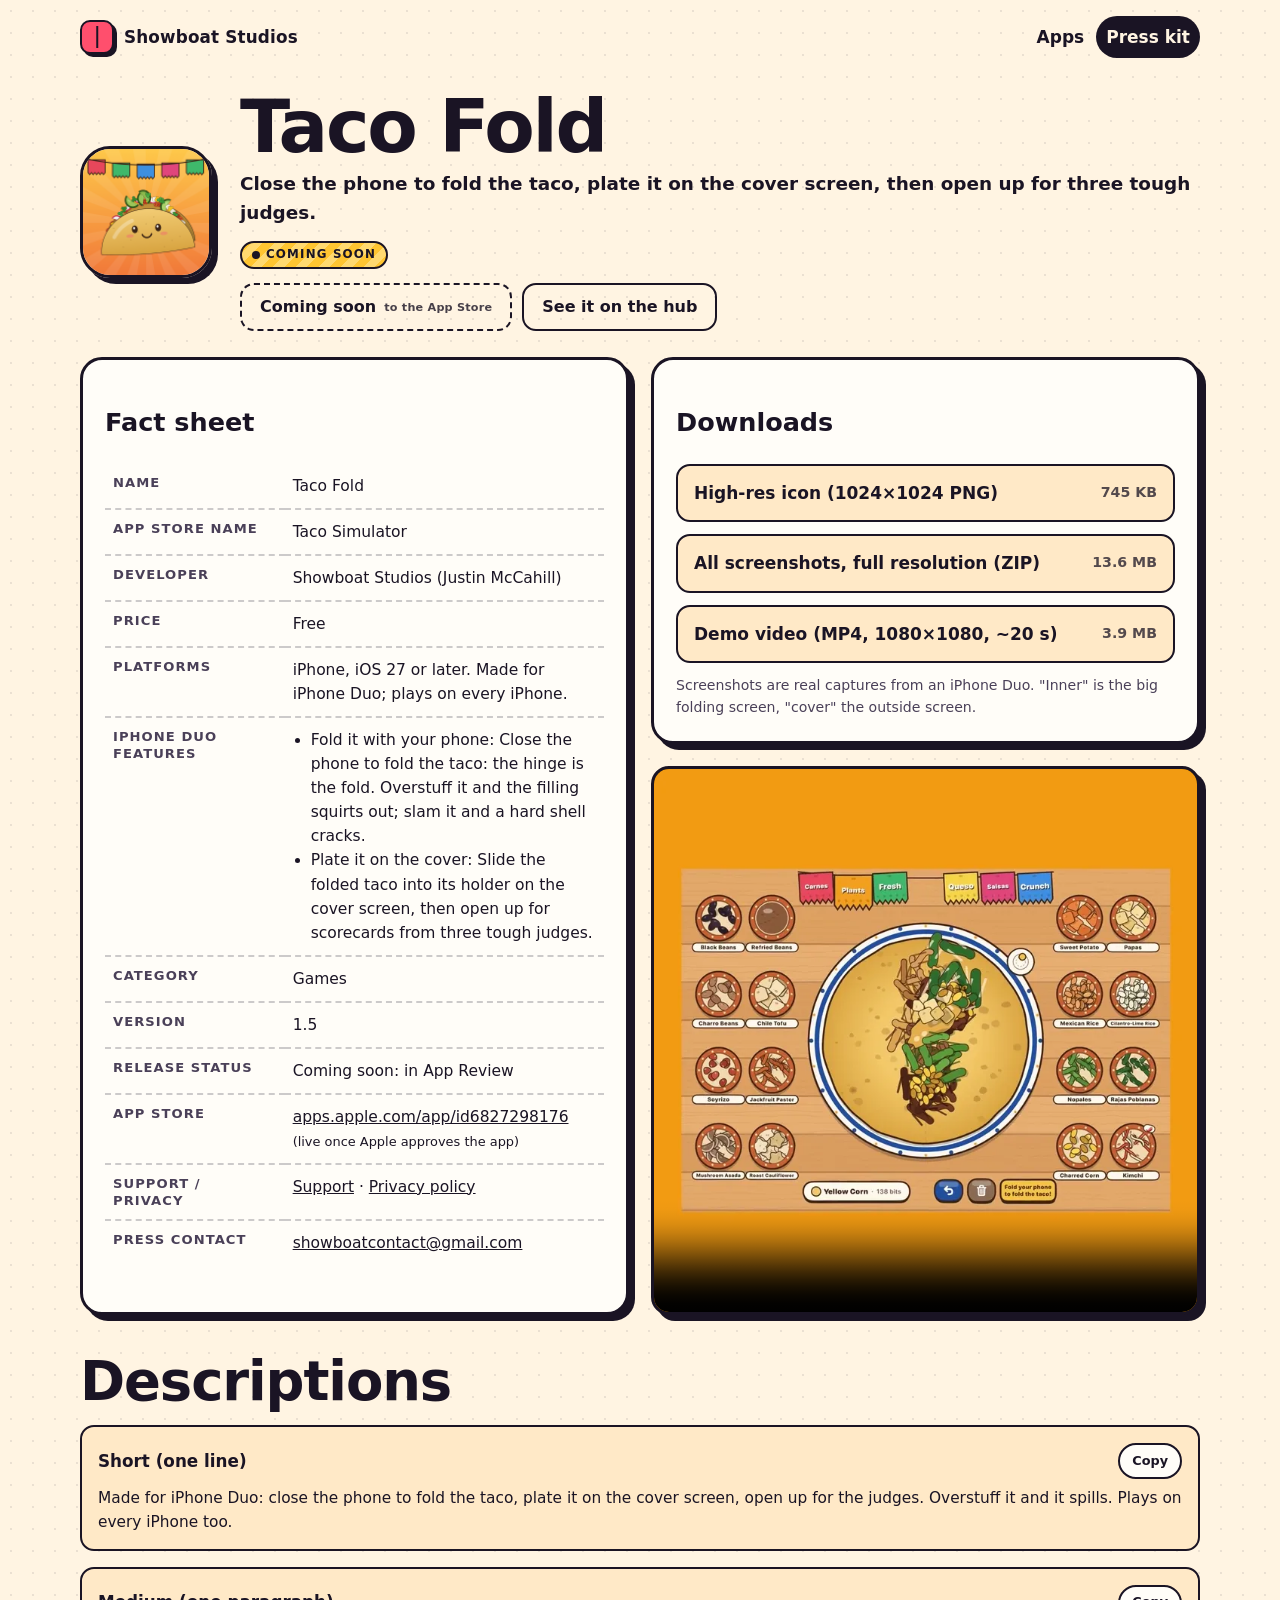
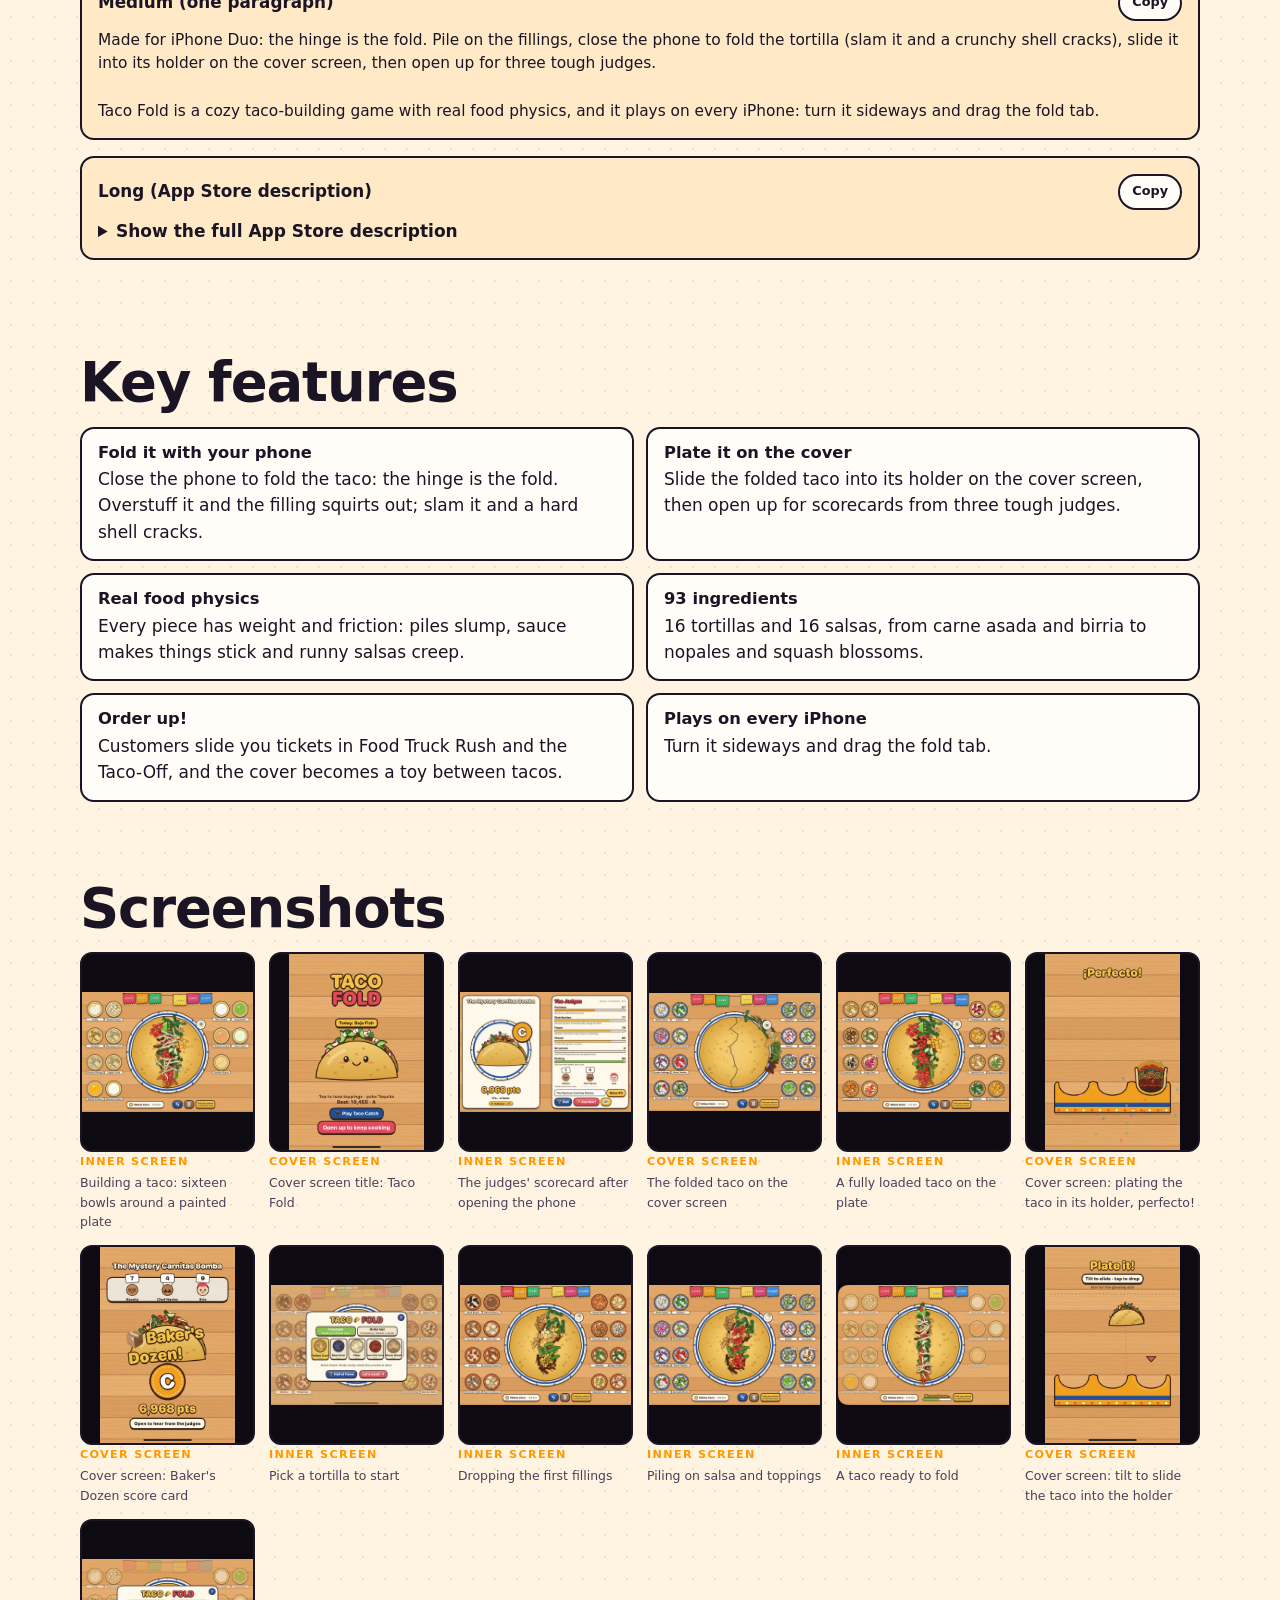
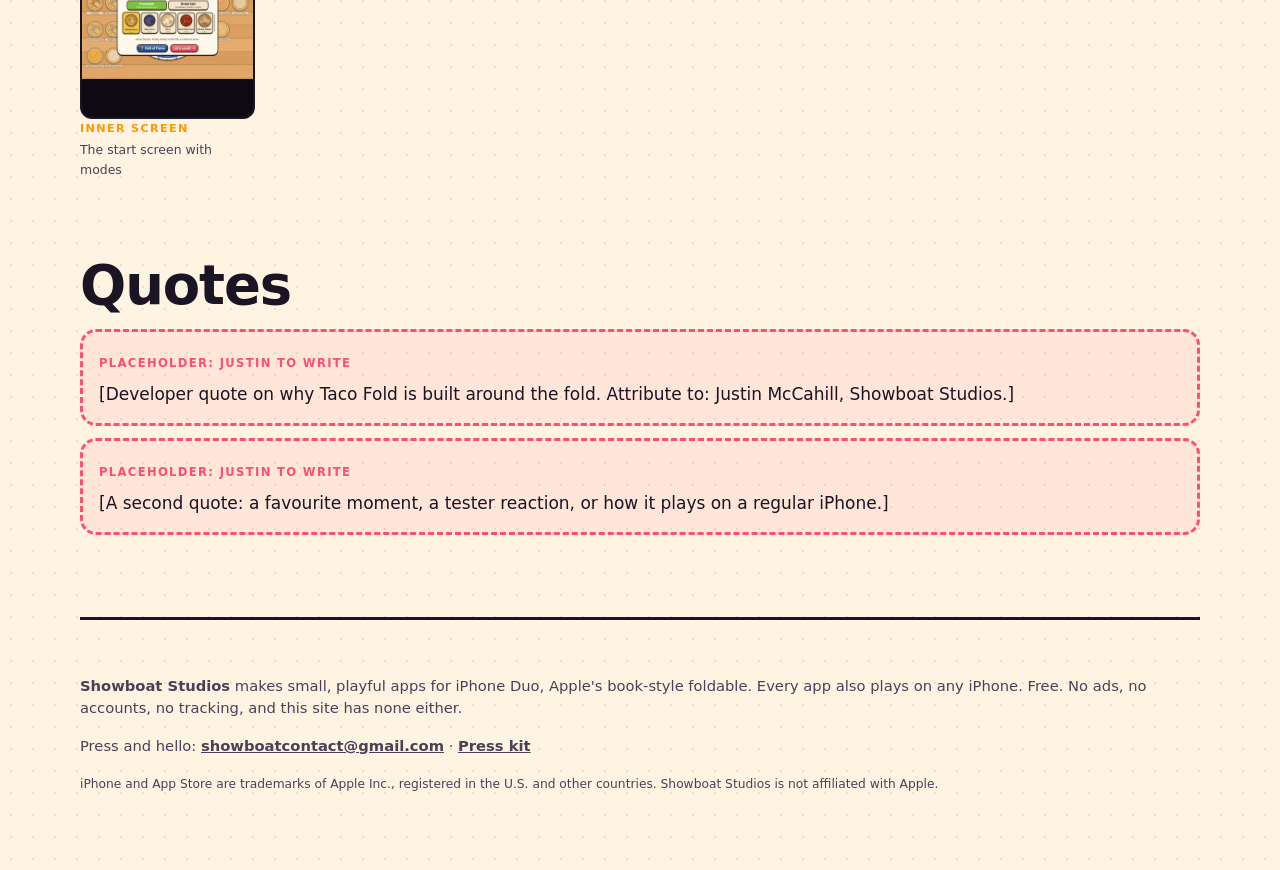
<file: press/taco-fold/index.html>
<!doctype html>
<html lang="en">
<head>
<meta charset="utf-8">
<meta name="viewport" content="width=device-width, initial-scale=1">
<title>Taco Fold press kit | Showboat Studios</title>
<meta name="description" content="Taco Fold for iPhone Duo: Made for iPhone Duo: close the phone to fold the taco, plate it on the cover screen, open up for the judges. Overstuff it and it spills. Plays on every iPhone too.">

<link rel="canonical" href="https://showboatstudios.github.io/press/taco-fold/">
<meta property="og:type" content="website">
<meta property="og:title" content="Taco Fold press kit | Showboat Studios">
<meta property="og:description" content="Taco Fold for iPhone Duo: Made for iPhone Duo: close the phone to fold the taco, plate it on the cover screen, open up for the judges. Overstuff it and it spills. Plays on every iPhone too.">
<meta property="og:url" content="https://showboatstudios.github.io/press/taco-fold/">
<meta property="og:image" content="https://showboatstudios.github.io/assets/img/taco-fold/icon-512.png">
<meta name="twitter:card" content="summary_large_image">
<meta name="theme-color" content="#fff4e2" media="(prefers-color-scheme: light)">
<meta name="theme-color" content="#17121f" media="(prefers-color-scheme: dark)">
<link rel="icon" href="/assets/img/favicon.svg" type="image/svg+xml">
<link rel="stylesheet" href="/assets/css/site.css?v=1794116957">
<script src="/assets/js/site.js?v=1794116979" defer></script>
</head>
<body>
<a class="skip" href="#main">Skip to content</a>
<header class="wrap bar">
  <a class="brand" href="/"><span class="brand-mark" aria-hidden="true"></span><span class="brand-name">Showboat Studios</span></a>
  <nav class="nav" aria-label="Main"><a href="/">Apps</a><a href="/press/" aria-current="page">Press kit</a></nav>
</header>
<main id="main">

<div data-app="taco-fold" data-status="coming_soon" style="--accent:#f29a12">
<section class="wrap press-hero">
  <img class="icon" src="/assets/img/taco-fold/icon-512.png" width="132" height="132" alt="Taco Fold app icon">
  <div>
    <h1>Taco Fold</h1>
    <p style="margin:8px 0 6px;font-weight:700;font-size:1.15rem">Close the phone to fold the taco, plate it on the cover screen, then open up for three tough judges.</p>
    <span class="pill" data-pill>Coming soon</span>
    <div class="actions" style="margin-top:14px"><span data-cta="presskit"><span class="btn soon" role="note">Coming soon<span class="small">to the App Store</span></span></span>
      <a class="btn ghost" href="/#taco-fold">See it on the hub</a></div>
  </div>
</section>
<section class="wrap grid2">
  <div class="panel"><h2 class="big">Fact sheet</h2><table class="facts"><tbody><tr><th>Name</th><td>Taco Fold</td></tr><tr><th>App Store name</th><td>Taco Simulator</td></tr><tr><th>Developer</th><td>Showboat Studios (Justin McCahill)</td></tr><tr><th>Price</th><td>Free</td></tr><tr><th>Platforms</th><td>iPhone, iOS 27 or later. Made for iPhone Duo; plays on every iPhone.</td></tr><tr><th>iPhone Duo features</th><td><ul><li>Fold it with your phone: Close the phone to fold the taco: the hinge is the fold. Overstuff it and the filling squirts out; slam it and a hard shell cracks.</li><li>Plate it on the cover: Slide the folded taco into its holder on the cover screen, then open up for scorecards from three tough judges.</li></ul></td></tr><tr><th>Category</th><td>Games</td></tr><tr><th>Version</th><td>1.5</td></tr><tr><th>Release status</th><td><span data-status-text>Coming soon: in App Review</span></td></tr><tr><th>App Store</th><td><a href="https://apps.apple.com/app/id6827298176">apps.apple.com/app/id6827298176</a> <small>(live once Apple approves the app)</small></td></tr><tr><th>Support / privacy</th><td><a href="https://showboatstudios.github.io/taco-fold/support.html">Support</a> &middot; <a href="https://showboatstudios.github.io/taco-fold/privacy.html">Privacy policy</a></td></tr><tr><th>Press contact</th><td><a href="mailto:showboatcontact@gmail.com?subject=Taco Fold%20press">showboatcontact@gmail.com</a></td></tr></tbody></table></div>
  <div>
    <div class="panel" style="margin-bottom:22px">
      <h2 class="big">Downloads</h2>
      <ul class="dl">
        <li><a href="/press/taco-fold/taco-fold-icon-1024.png" download>High-res icon (1024&times;1024 PNG)<small>745 KB</small></a></li>
        <li><a href="/press/taco-fold/taco-fold-screenshots.zip" download>All screenshots, full resolution (ZIP)<small>13.6 MB</small></a></li>
        <li><a href="/press/taco-fold/taco-fold-demo.mp4" download>Demo video (MP4, 1080&times;1080, ~20 s)<small>3.9 MB</small></a></li>
      </ul>
      <p style="font-size:.88rem;color:var(--ink-2);margin:12px 0 0">Screenshots are real captures from an iPhone Duo. "Inner" is the big folding screen, "cover" the outside screen.</p>
    </div>
    <div class="video"><video controls preload="none" playsinline poster="/assets/img/taco-fold/demo-poster.webp" width="1080" height="1080">
      <source src="/press/taco-fold/taco-fold-demo.mp4" type="video/mp4">Your browser can't play this video; <a href="/press/taco-fold/taco-fold-demo.mp4">download it</a>.</video></div>
  </div>
</section>
<section class="wrap section">
  <h2 class="big">Descriptions</h2>
  <div class="copyblock"><h3>Short (one line)<button class="copy" type="button" data-copy="d-short">Copy</button></h3><p class="txt" id="d-short">Made for iPhone Duo: close the phone to fold the taco, plate it on the cover screen, open up for the judges. Overstuff it and it spills. Plays on every iPhone too.</p></div>
  <div class="copyblock"><h3>Medium (one paragraph)<button class="copy" type="button" data-copy="d-medium">Copy</button></h3><p class="txt" id="d-medium">Made for iPhone Duo: the hinge is the fold. Pile on the fillings, close the phone to fold the tortilla (slam it and a crunchy shell cracks), slide it into its holder on the cover screen, then open up for three tough judges.

Taco Fold is a cozy taco-building game with real food physics, and it plays on every iPhone: turn it sideways and drag the fold tab.</p></div>
  <div class="copyblock"><h3>Long (App Store description)<button class="copy" type="button" data-copy="d-long">Copy</button></h3><details class="long"><summary>Show the full App Store description</summary><p class="txt" id="d-long">Made for iPhone Duo: the hinge is the fold. Pile on the fillings, close the phone to fold the tortilla (slam it and a crunchy shell cracks), slide it into its holder on the cover screen, then open up for three tough judges.

Taco Fold is a cozy taco-building game with real food physics, and it plays on every iPhone: turn it sideways and drag the fold tab.

FOLD IT WITH YOUR PHONE
On iPhone Duo, close the phone to fold the taco: the hinge is the fold. Overstuff it and the filling squirts out the ends. Slam it shut and a crunchy shell cracks. On any other iPhone, turn it sideways and drag the fold tab.

BUILD IT
Your tortilla sits on a painted plate with sixteen bowls around it. Drag a handful from any bowl and drop it where you want it. Salsas drizzle from the spoon as you drag. Push food around with your fingertip to even it out. Pick from 93 ingredients and 16 tortillas, from carne asada, al pastor and birria to nopales, squash blossoms and sixteen salsas, wrapped in corn, flour, a hard shell, a cheese shell or even a cactus paddle.

REAL FOOD PHYSICS
Every piece has weight and friction. Toppings are drawn to true size, piles slump, sauce makes things stick, and runny salsas creep when you tilt. Give the phone a shove and the toppings fly. Turn it upside down and whatever isn&#x27;t glued down falls off.

PLATE IT AND FACE THE JUDGES
Slide the folded taco into its holder on the cover screen, then open up for scorecards from Abuela, Chef Nacho and Brie. They score portions, how evenly the filling runs along the fold, flavor balance, looks, structure and plating. Find 33 named combos, from al pastor to quesabirria to a K-Town taco, and avoid crimes like cheese on fish.

ORDER UP!
Customers slide you tickets. Match the order, nail the spice level and beat the clock. Play Today&#x27;s Special, one ticket a day, the same for everyone. Race through three orders in Food Truck Rush, or pass the phone for a two-player Taco-Off with the same ticket.

A TOY ON THE COVER
Shut the phone between tacos and the cover screen becomes a toy. Tap to toss toppings that tumble with the phone&#x27;s real tilt, shake to send them flying, poke Taquito the taco for kitchen wisdom, or play Taco Catch, a 30-second topping rain.

KEEP YOUR BEST
Name your best tacos, keep the top 50 in the Hall of Fame, share a card of your favourite, and earn badges. Día de Muertos and Las Posadas bring their own specials. VoiceOver can build, plate and play.

Everything stays on your device: no accounts, no ads, no tracking.</p></details></div>
</section>
<section class="wrap section">
  <h2 class="big">Key features</h2>
  <ul class="features"><li><b>Fold it with your phone</b>Close the phone to fold the taco: the hinge is the fold. Overstuff it and the filling squirts out; slam it and a hard shell cracks.</li><li><b>Plate it on the cover</b>Slide the folded taco into its holder on the cover screen, then open up for scorecards from three tough judges.</li><li><b>Real food physics</b>Every piece has weight and friction: piles slump, sauce makes things stick and runny salsas creep.</li><li><b>93 ingredients</b>16 tortillas and 16 salsas, from carne asada and birria to nopales and squash blossoms.</li><li><b>Order up!</b>Customers slide you tickets in Food Truck Rush and the Taco-Off, and the cover becomes a toy between tacos.</li><li><b>Plays on every iPhone</b>Turn it sideways and drag the fold tab.</li></ul>
</section>
<section class="wrap section">
  <h2 class="big">Screenshots</h2>
  <ul class="gallery"><li><figure style="margin:0"><a href="/assets/img/taco-fold/01.webp"><img src="/assets/img/taco-fold/01-sm.webp" loading="lazy" decoding="async" width="739" height="520" alt="Building a taco: sixteen bowls around a painted plate"></a><figcaption><span class="where">Inner screen</span>Building a taco: sixteen bowls around a painted plate</figcaption></figure></li><li><figure style="margin:0"><a href="/assets/img/taco-fold/02.webp"><img src="/assets/img/taco-fold/02-sm.webp" loading="lazy" decoding="async" width="357" height="520" alt="Cover screen title: Taco Fold"></a><figcaption><span class="where">Cover screen</span>Cover screen title: Taco Fold</figcaption></figure></li><li><figure style="margin:0"><a href="/assets/img/taco-fold/03.webp"><img src="/assets/img/taco-fold/03-sm.webp" loading="lazy" decoding="async" width="739" height="520" alt="The judges&#x27; scorecard after opening the phone"></a><figcaption><span class="where">Inner screen</span>The judges&#x27; scorecard after opening the phone</figcaption></figure></li><li><figure style="margin:0"><a href="/assets/img/taco-fold/04.webp"><img src="/assets/img/taco-fold/04-sm.webp" loading="lazy" decoding="async" width="757" height="520" alt="The folded taco on the cover screen"></a><figcaption><span class="where">Cover screen</span>The folded taco on the cover screen</figcaption></figure></li><li><figure style="margin:0"><a href="/assets/img/taco-fold/05.webp"><img src="/assets/img/taco-fold/05-sm.webp" loading="lazy" decoding="async" width="739" height="520" alt="A fully loaded taco on the plate"></a><figcaption><span class="where">Inner screen</span>A fully loaded taco on the plate</figcaption></figure></li><li><figure style="margin:0"><a href="/assets/img/taco-fold/06.webp"><img src="/assets/img/taco-fold/06-sm.webp" loading="lazy" decoding="async" width="357" height="520" alt="Cover screen: plating the taco in its holder, perfecto!"></a><figcaption><span class="where">Cover screen</span>Cover screen: plating the taco in its holder, perfecto!</figcaption></figure></li><li><figure style="margin:0"><a href="/assets/img/taco-fold/07.webp"><img src="/assets/img/taco-fold/07-sm.webp" loading="lazy" decoding="async" width="357" height="520" alt="Cover screen: Baker&#x27;s Dozen score card"></a><figcaption><span class="where">Cover screen</span>Cover screen: Baker&#x27;s Dozen score card</figcaption></figure></li><li><figure style="margin:0"><a href="/assets/img/taco-fold/08.webp"><img src="/assets/img/taco-fold/08-sm.webp" loading="lazy" decoding="async" width="739" height="520" alt="Pick a tortilla to start"></a><figcaption><span class="where">Inner screen</span>Pick a tortilla to start</figcaption></figure></li><li><figure style="margin:0"><a href="/assets/img/taco-fold/09.webp"><img src="/assets/img/taco-fold/09-sm.webp" loading="lazy" decoding="async" width="739" height="520" alt="Dropping the first fillings"></a><figcaption><span class="where">Inner screen</span>Dropping the first fillings</figcaption></figure></li><li><figure style="margin:0"><a href="/assets/img/taco-fold/10.webp"><img src="/assets/img/taco-fold/10-sm.webp" loading="lazy" decoding="async" width="739" height="520" alt="Piling on salsa and toppings"></a><figcaption><span class="where">Inner screen</span>Piling on salsa and toppings</figcaption></figure></li><li><figure style="margin:0"><a href="/assets/img/taco-fold/11.webp"><img src="/assets/img/taco-fold/11-sm.webp" loading="lazy" decoding="async" width="739" height="520" alt="A taco ready to fold"></a><figcaption><span class="where">Inner screen</span>A taco ready to fold</figcaption></figure></li><li><figure style="margin:0"><a href="/assets/img/taco-fold/12.webp"><img src="/assets/img/taco-fold/12-sm.webp" loading="lazy" decoding="async" width="357" height="520" alt="Cover screen: tilt to slide the taco into the holder"></a><figcaption><span class="where">Cover screen</span>Cover screen: tilt to slide the taco into the holder</figcaption></figure></li><li><figure style="margin:0"><a href="/assets/img/taco-fold/13.webp"><img src="/assets/img/taco-fold/13-sm.webp" loading="lazy" decoding="async" width="739" height="520" alt="The start screen with modes"></a><figcaption><span class="where">Inner screen</span>The start screen with modes</figcaption></figure></li></ul>
</section>
<section class="wrap section">
  <h2 class="big">Quotes</h2>
  <div class="quote"><span class="tag">Placeholder: Justin to write</span><p style="margin:6px 0 0">[Developer quote on why Taco Fold is built around the fold. Attribute to: Justin McCahill, Showboat Studios.]</p></div>
  <div class="quote"><span class="tag">Placeholder: Justin to write</span><p style="margin:6px 0 0">[A second quote: a favourite moment, a tester reaction, or how it plays on a regular iPhone.]</p></div>
</section>
</div>
</main>
<footer class="wrap footer">
  <p><strong>Showboat Studios</strong> makes small, playful apps for iPhone Duo, Apple's book-style foldable. Every app also plays on any iPhone.
  Free. No ads, no accounts, no tracking, and this site has none either.</p>
  <p>Press and hello: <a href="mailto:showboatcontact@gmail.com">showboatcontact@gmail.com</a> &middot; <a href="/press/">Press kit</a></p>
  <p><small>iPhone and App Store are trademarks of Apple Inc., registered in the U.S. and other countries. Showboat Studios is not affiliated with Apple.</small></p>
</footer>
</body>
</html>
</file>
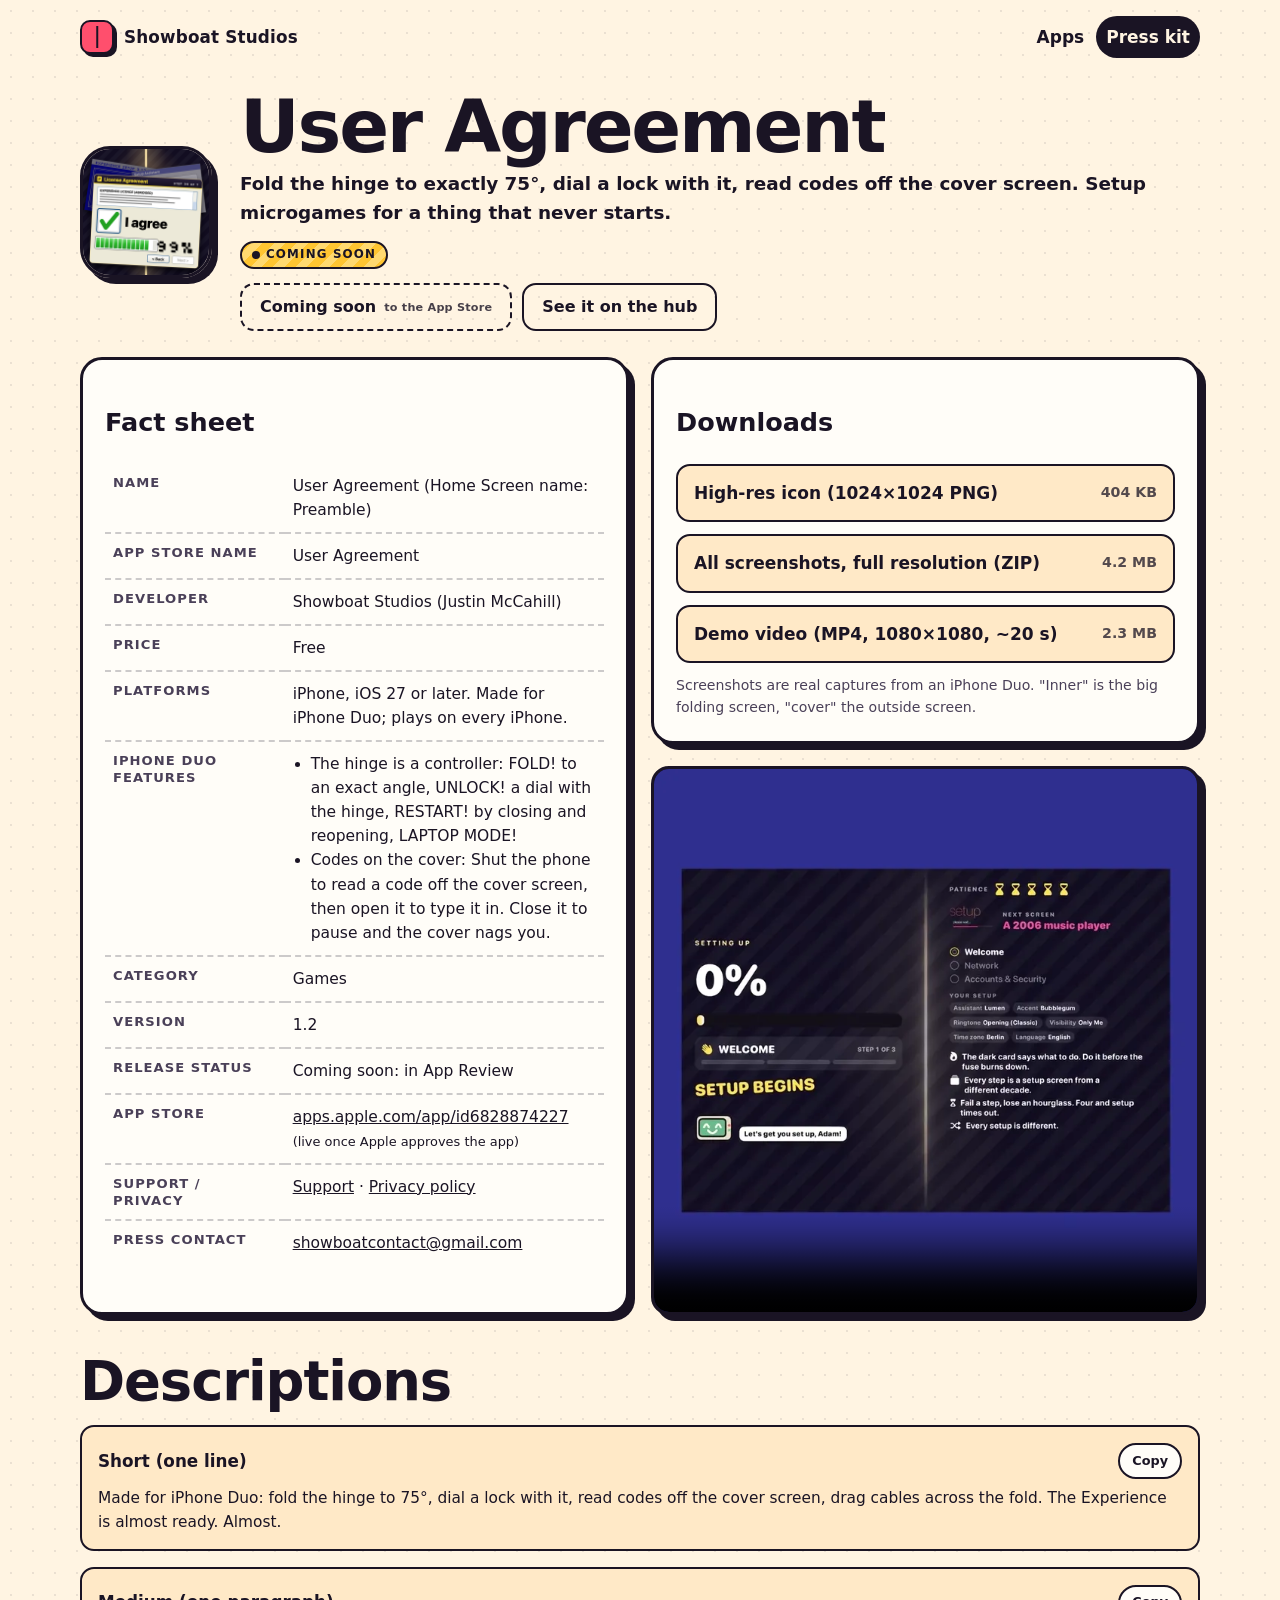
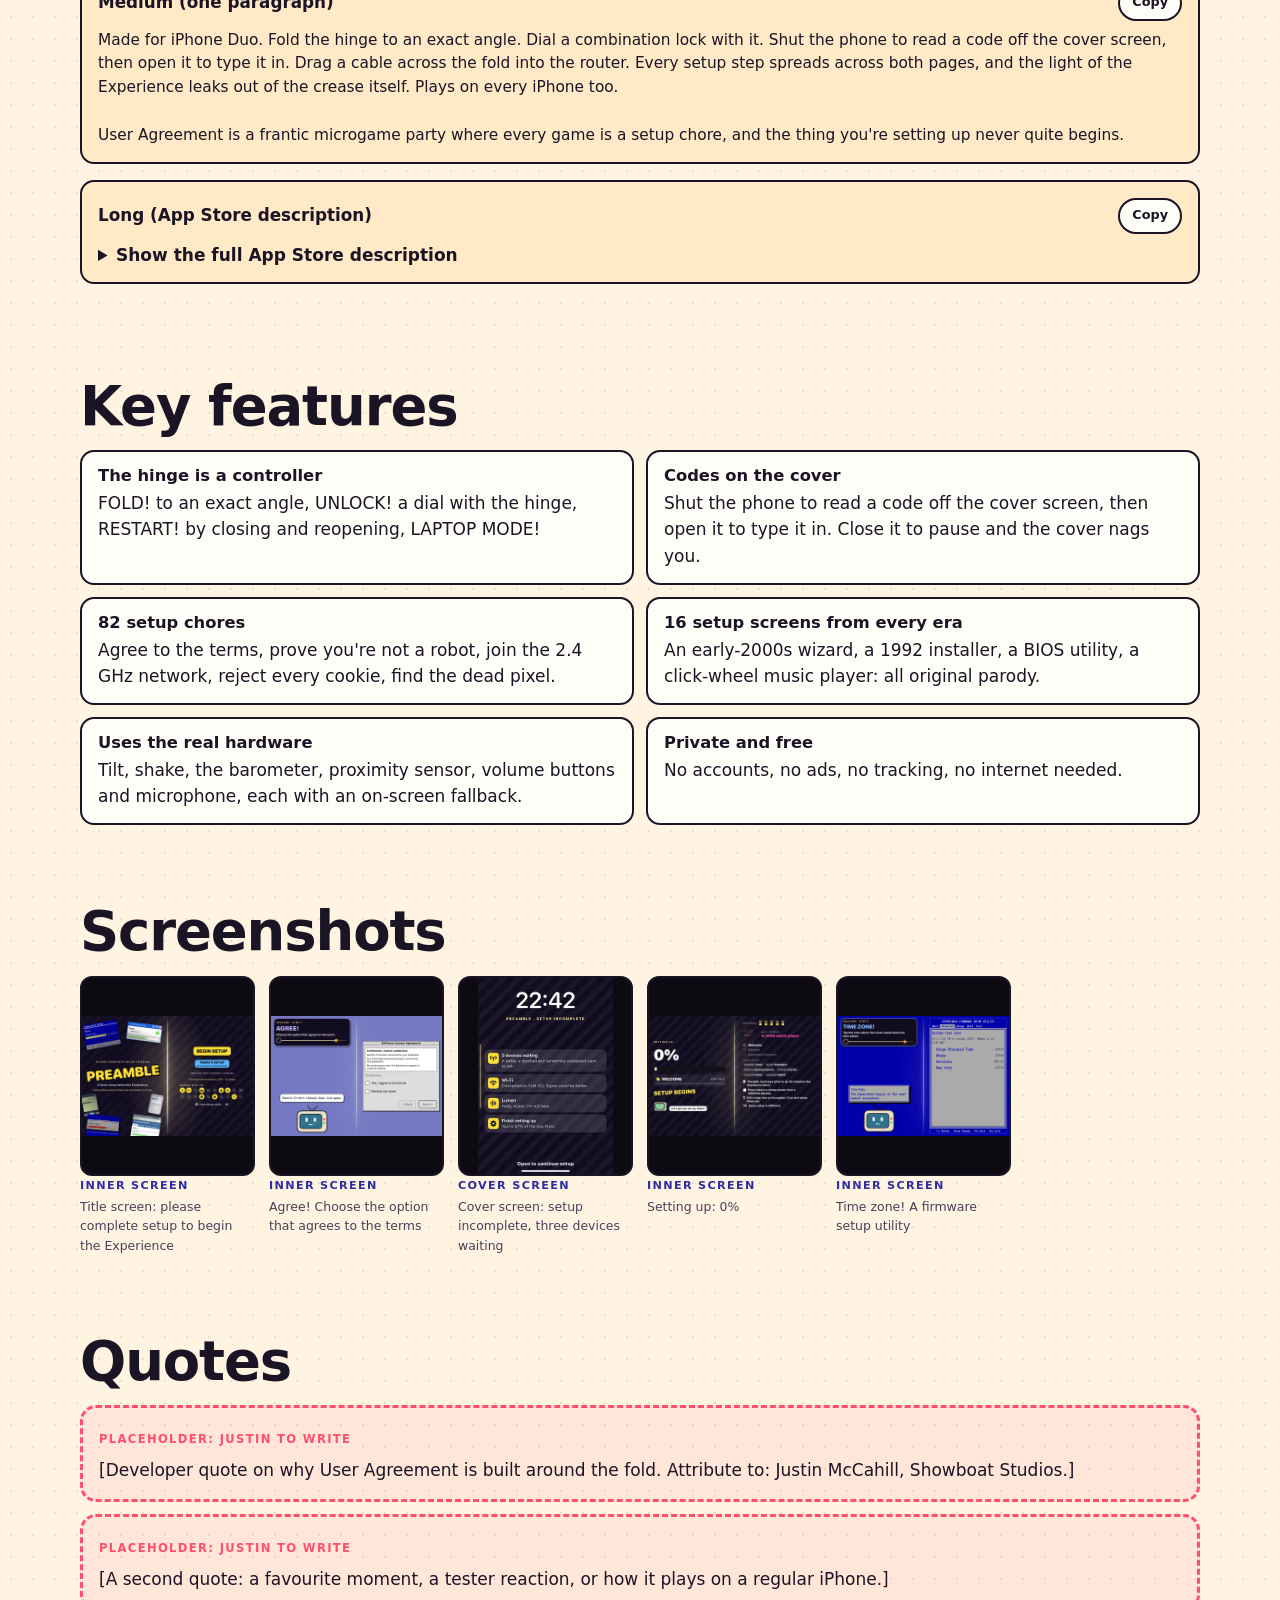
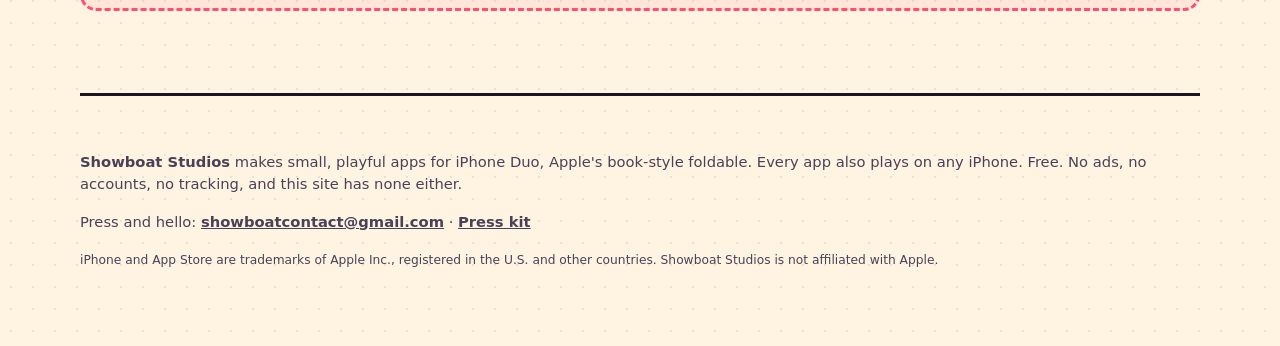
<file: press/user-agreement/index.html>
<!doctype html>
<html lang="en">
<head>
<meta charset="utf-8">
<meta name="viewport" content="width=device-width, initial-scale=1">
<title>User Agreement press kit | Showboat Studios</title>
<meta name="description" content="User Agreement for iPhone Duo: Made for iPhone Duo: fold the hinge to 75°, dial a lock with it, read codes off the cover screen, drag cables across the fold. The Experience is almost ready. Almost.">

<link rel="canonical" href="https://showboatstudios.github.io/press/user-agreement/">
<meta property="og:type" content="website">
<meta property="og:title" content="User Agreement press kit | Showboat Studios">
<meta property="og:description" content="User Agreement for iPhone Duo: Made for iPhone Duo: fold the hinge to 75°, dial a lock with it, read codes off the cover screen, drag cables across the fold. The Experience is almost ready. Almost.">
<meta property="og:url" content="https://showboatstudios.github.io/press/user-agreement/">
<meta property="og:image" content="https://showboatstudios.github.io/assets/img/user-agreement/icon-512.png">
<meta name="twitter:card" content="summary_large_image">
<meta name="theme-color" content="#fff4e2" media="(prefers-color-scheme: light)">
<meta name="theme-color" content="#17121f" media="(prefers-color-scheme: dark)">
<link rel="icon" href="/assets/img/favicon.svg" type="image/svg+xml">
<link rel="stylesheet" href="/assets/css/site.css?v=1794116957">
<script src="/assets/js/site.js?v=1794116979" defer></script>
</head>
<body>
<a class="skip" href="#main">Skip to content</a>
<header class="wrap bar">
  <a class="brand" href="/"><span class="brand-mark" aria-hidden="true"></span><span class="brand-name">Showboat Studios</span></a>
  <nav class="nav" aria-label="Main"><a href="/">Apps</a><a href="/press/" aria-current="page">Press kit</a></nav>
</header>
<main id="main">

<div data-app="user-agreement" data-status="coming_soon" style="--accent:#2f2f8f">
<section class="wrap press-hero">
  <img class="icon" src="/assets/img/user-agreement/icon-512.png" width="132" height="132" alt="User Agreement app icon">
  <div>
    <h1>User Agreement</h1>
    <p style="margin:8px 0 6px;font-weight:700;font-size:1.15rem">Fold the hinge to exactly 75°, dial a lock with it, read codes off the cover screen. Setup microgames for a thing that never starts.</p>
    <span class="pill" data-pill>Coming soon</span>
    <div class="actions" style="margin-top:14px"><span data-cta="presskit"><span class="btn soon" role="note">Coming soon<span class="small">to the App Store</span></span></span>
      <a class="btn ghost" href="/#user-agreement">See it on the hub</a></div>
  </div>
</section>
<section class="wrap grid2">
  <div class="panel"><h2 class="big">Fact sheet</h2><table class="facts"><tbody><tr><th>Name</th><td>User Agreement (Home Screen name: Preamble)</td></tr><tr><th>App Store name</th><td>User Agreement</td></tr><tr><th>Developer</th><td>Showboat Studios (Justin McCahill)</td></tr><tr><th>Price</th><td>Free</td></tr><tr><th>Platforms</th><td>iPhone, iOS 27 or later. Made for iPhone Duo; plays on every iPhone.</td></tr><tr><th>iPhone Duo features</th><td><ul><li>The hinge is a controller: FOLD! to an exact angle, UNLOCK! a dial with the hinge, RESTART! by closing and reopening, LAPTOP MODE!</li><li>Codes on the cover: Shut the phone to read a code off the cover screen, then open it to type it in. Close it to pause and the cover nags you.</li></ul></td></tr><tr><th>Category</th><td>Games</td></tr><tr><th>Version</th><td>1.2</td></tr><tr><th>Release status</th><td><span data-status-text>Coming soon: in App Review</span></td></tr><tr><th>App Store</th><td><a href="https://apps.apple.com/app/id6828874227">apps.apple.com/app/id6828874227</a> <small>(live once Apple approves the app)</small></td></tr><tr><th>Support / privacy</th><td><a href="https://showboatstudios.github.io/preamble-duo/support.html">Support</a> &middot; <a href="https://showboatstudios.github.io/preamble-duo/privacy.html">Privacy policy</a></td></tr><tr><th>Press contact</th><td><a href="mailto:showboatcontact@gmail.com?subject=User Agreement%20press">showboatcontact@gmail.com</a></td></tr></tbody></table></div>
  <div>
    <div class="panel" style="margin-bottom:22px">
      <h2 class="big">Downloads</h2>
      <ul class="dl">
        <li><a href="/press/user-agreement/user-agreement-icon-1024.png" download>High-res icon (1024&times;1024 PNG)<small>404 KB</small></a></li>
        <li><a href="/press/user-agreement/user-agreement-screenshots.zip" download>All screenshots, full resolution (ZIP)<small>4.2 MB</small></a></li>
        <li><a href="/press/user-agreement/user-agreement-demo.mp4" download>Demo video (MP4, 1080&times;1080, ~20 s)<small>2.3 MB</small></a></li>
      </ul>
      <p style="font-size:.88rem;color:var(--ink-2);margin:12px 0 0">Screenshots are real captures from an iPhone Duo. "Inner" is the big folding screen, "cover" the outside screen.</p>
    </div>
    <div class="video"><video controls preload="none" playsinline poster="/assets/img/user-agreement/demo-poster.webp" width="1080" height="1080">
      <source src="/press/user-agreement/user-agreement-demo.mp4" type="video/mp4">Your browser can't play this video; <a href="/press/user-agreement/user-agreement-demo.mp4">download it</a>.</video></div>
  </div>
</section>
<section class="wrap section">
  <h2 class="big">Descriptions</h2>
  <div class="copyblock"><h3>Short (one line)<button class="copy" type="button" data-copy="d-short">Copy</button></h3><p class="txt" id="d-short">Made for iPhone Duo: fold the hinge to 75°, dial a lock with it, read codes off the cover screen, drag cables across the fold. The Experience is almost ready. Almost.</p></div>
  <div class="copyblock"><h3>Medium (one paragraph)<button class="copy" type="button" data-copy="d-medium">Copy</button></h3><p class="txt" id="d-medium">Made for iPhone Duo. Fold the hinge to an exact angle. Dial a combination lock with it. Shut the phone to read a code off the cover screen, then open it to type it in. Drag a cable across the fold into the router. Every setup step spreads across both pages, and the light of the Experience leaks out of the crease itself. Plays on every iPhone too.

User Agreement is a frantic microgame party where every game is a setup chore, and the thing you&#x27;re setting up never quite begins.</p></div>
  <div class="copyblock"><h3>Long (App Store description)<button class="copy" type="button" data-copy="d-long">Copy</button></h3><details class="long"><summary>Show the full App Store description</summary><p class="txt" id="d-long">Made for iPhone Duo. Fold the hinge to an exact angle. Dial a combination lock with it. Shut the phone to read a code off the cover screen, then open it to type it in. Drag a cable across the fold into the router. Every setup step spreads across both pages, and the light of the Experience leaks out of the crease itself. Plays on every iPhone too.

User Agreement is a frantic microgame party where every game is a setup chore, and the thing you&#x27;re setting up never quite begins.

Agree to the terms. Prove you&#x27;re not a robot. Join the 2.4 GHz network because the smart kettle only speaks 2.4 GHz. Pick the right Bluetooth device from a list of near-identical names. Say &quot;Hey Lumen&quot;. Match the light bulb&#x27;s colour. Dial in the thermostat. Wave your phone in a figure of eight. Find the dead pixel. Reject every cookie. Free up 4 terabytes, but whatever you do, don&#x27;t delete the Experience.

Each step lasts a few seconds. A command slams onto the screen, a fuse burns down, and you do the chore. Fail five and setup times out. Win five in a row and you get some patience back.

- 82 setup steps across sections that get steadily more obscure: Network, Accounts &amp; Security, Devices, Voice Assistant, Smart Home, Sensors &amp; Calibration, Display &amp; Sound, Hinge, Personalization and Legal, then Regional Compliance, Fold Insurance, Settings Behind the Settings and worse.
- Setup screens from every era, 16 in all: an early-2000s wizard, a 1992 installer, a BIOS utility, a green-LCD candybar phone, a click-wheel music player, a router&#x27;s admin page, a terminal, a cookie banner. All of them original parody.
- The bar only ever goes up. 99%. 99.6%. 99.93%. Just one more thing.
- Every run is shuffled: section order, steps and screens. Today&#x27;s Setup is the same run for everyone that day.
- Your answers build a profile that setup remembers, and quotes back at you.
- 20 badges to earn across runs, and a report card to share when setup times out.
- Uses the real hardware: tilt, shake, spin, the barometer, the proximity sensor, the volume buttons, the microphone, screenshots, brightness and haptics. Every sensor step has an on-screen fallback, so it plays on any iPhone.

MADE FOR THE FOLD
On iPhone Duo the hinge is a controller: FOLD! to an angle, RESTART! by closing and reopening, UNLOCK! a dial, PUMP IT!, LAPTOP MODE!, lay it flat. Read the manual by swiping pages over the fold. Close the Duo to pause, and the cover nags you with reminders and shows how far you are from being ready. On other iPhones the hinge steps become on-screen dials and sliders, so everyone can play.

PRIVATE AND FREE
No accounts, no ads, no tracking, no internet needed. The camera, microphone and motion are optional, used only on your phone, and nothing is recorded or sent.</p></details></div>
</section>
<section class="wrap section">
  <h2 class="big">Key features</h2>
  <ul class="features"><li><b>The hinge is a controller</b>FOLD! to an exact angle, UNLOCK! a dial with the hinge, RESTART! by closing and reopening, LAPTOP MODE!</li><li><b>Codes on the cover</b>Shut the phone to read a code off the cover screen, then open it to type it in. Close it to pause and the cover nags you.</li><li><b>82 setup chores</b>Agree to the terms, prove you&#x27;re not a robot, join the 2.4 GHz network, reject every cookie, find the dead pixel.</li><li><b>16 setup screens from every era</b>An early-2000s wizard, a 1992 installer, a BIOS utility, a click-wheel music player: all original parody.</li><li><b>Uses the real hardware</b>Tilt, shake, the barometer, proximity sensor, volume buttons and microphone, each with an on-screen fallback.</li><li><b>Private and free</b>No accounts, no ads, no tracking, no internet needed.</li></ul>
</section>
<section class="wrap section">
  <h2 class="big">Screenshots</h2>
  <ul class="gallery"><li><figure style="margin:0"><a href="/assets/img/user-agreement/01.webp"><img src="/assets/img/user-agreement/01-sm.webp" loading="lazy" decoding="async" width="739" height="520" alt="Title screen: please complete setup to begin the Experience"></a><figcaption><span class="where">Inner screen</span>Title screen: please complete setup to begin the Experience</figcaption></figure></li><li><figure style="margin:0"><a href="/assets/img/user-agreement/02.webp"><img src="/assets/img/user-agreement/02-sm.webp" loading="lazy" decoding="async" width="739" height="520" alt="Agree! Choose the option that agrees to the terms"></a><figcaption><span class="where">Inner screen</span>Agree! Choose the option that agrees to the terms</figcaption></figure></li><li><figure style="margin:0"><a href="/assets/img/user-agreement/03.webp"><img src="/assets/img/user-agreement/03-sm.webp" loading="lazy" decoding="async" width="357" height="520" alt="Cover screen: setup incomplete, three devices waiting"></a><figcaption><span class="where">Cover screen</span>Cover screen: setup incomplete, three devices waiting</figcaption></figure></li><li><figure style="margin:0"><a href="/assets/img/user-agreement/04.webp"><img src="/assets/img/user-agreement/04-sm.webp" loading="lazy" decoding="async" width="739" height="520" alt="Setting up: 0%"></a><figcaption><span class="where">Inner screen</span>Setting up: 0%</figcaption></figure></li><li><figure style="margin:0"><a href="/assets/img/user-agreement/05.webp"><img src="/assets/img/user-agreement/05-sm.webp" loading="lazy" decoding="async" width="739" height="520" alt="Time zone! A firmware setup utility"></a><figcaption><span class="where">Inner screen</span>Time zone! A firmware setup utility</figcaption></figure></li></ul>
</section>
<section class="wrap section">
  <h2 class="big">Quotes</h2>
  <div class="quote"><span class="tag">Placeholder: Justin to write</span><p style="margin:6px 0 0">[Developer quote on why User Agreement is built around the fold. Attribute to: Justin McCahill, Showboat Studios.]</p></div>
  <div class="quote"><span class="tag">Placeholder: Justin to write</span><p style="margin:6px 0 0">[A second quote: a favourite moment, a tester reaction, or how it plays on a regular iPhone.]</p></div>
</section>
</div>
</main>
<footer class="wrap footer">
  <p><strong>Showboat Studios</strong> makes small, playful apps for iPhone Duo, Apple's book-style foldable. Every app also plays on any iPhone.
  Free. No ads, no accounts, no tracking, and this site has none either.</p>
  <p>Press and hello: <a href="mailto:showboatcontact@gmail.com">showboatcontact@gmail.com</a> &middot; <a href="/press/">Press kit</a></p>
  <p><small>iPhone and App Store are trademarks of Apple Inc., registered in the U.S. and other countries. Showboat Studios is not affiliated with Apple.</small></p>
</footer>
</body>
</html>
</file>
<file: assets/css/site.css>
/* Showboat Studios: apps made for the fold. No external requests, system fonts only. */
:root {
  --paper: #fff4e2;
  --paper-2: #ffe9c7;
  --ink: #1a1424;
  --ink-2: #4a4058;
  --line: #1a1424;
  --card: #fffdf8;
  --pop: #ff4f6d;
  --sun: #ffc531;
  --sky: #2f6bff;
  --mint: #18b88a;
  --shadow: 6px 6px 0 var(--line);
  --radius: 22px;
  --display: ui-rounded, "SF Pro Rounded", "Arial Rounded MT Bold", "Nunito", system-ui, sans-serif;
  --body: system-ui, -apple-system, "Segoe UI", Roboto, sans-serif;
  color-scheme: light dark;
}
@media (prefers-color-scheme: dark) {
  :root {
    --paper: #17121f;
    --paper-2: #221a2e;
    --ink: #fff4e2;
    --ink-2: #cfc3dc;
    --line: #000;
    --card: #241d31;
    --shadow: 6px 6px 0 #000;
  }
}
* { box-sizing: border-box; }
html { -webkit-text-size-adjust: 100%; }
body {
  margin: 0; background: var(--paper); color: var(--ink);
  font: 17px/1.55 var(--body);
  background-image: radial-gradient(color-mix(in srgb, var(--ink) 9%, transparent) 1.2px, transparent 1.3px);
  background-size: 22px 22px;
}
img, video { max-width: 100%; height: auto; display: block; }
a { color: inherit; }
:focus-visible { outline: 3px solid var(--sky); outline-offset: 3px; border-radius: 6px; }
.skip { position: absolute; left: -9999px; top: 0; }
.skip:focus { left: 16px; top: 16px; background: var(--sun); color: #1a1424; padding: 8px 14px; border-radius: 10px; z-index: 10; }
.wrap { width: min(1120px, 100% - 32px); margin-inline: auto; }
.sr { position: absolute; width: 1px; height: 1px; overflow: hidden; clip: rect(0 0 0 0); white-space: nowrap; }

/* top bar */
.bar { display: flex; align-items: center; justify-content: space-between; gap: 12px; padding: 16px 0; }
.brand { display: flex; align-items: center; gap: 10px; font: 800 1.05rem/1 var(--display); text-decoration: none; letter-spacing: .01em; }
.brand-mark { width: 34px; height: 34px; border-radius: 10px; background: var(--pop); border: 2.5px solid var(--line); position: relative; box-shadow: 3px 3px 0 var(--line); }
.brand-mark::after { content: ""; position: absolute; inset: 4px 50% 4px auto; width: 2.5px; background: var(--line); transform: translateX(50%); }
.nav { display: flex; gap: 6px; flex-wrap: wrap; }
.nav a { font-weight: 700; text-decoration: none; padding: 8px 12px; border-radius: 999px; }
.nav a:hover, .nav a[aria-current] { background: var(--ink); color: var(--paper); }

/* hero */
.hero { padding: 28px 0 40px; position: relative; }
.eyebrow { display: inline-block; font: 800 .8rem/1 var(--display); text-transform: uppercase; letter-spacing: .14em; background: var(--sun); color: #1a1424; border: 2.5px solid var(--line); border-radius: 999px; padding: 8px 14px; box-shadow: 3px 3px 0 var(--line); transform: rotate(-2deg); }
.hero h1 { overflow-wrap: anywhere; font: 900 clamp(2.6rem, 12.5vw, 7.6rem)/.88 var(--display); letter-spacing: -.035em; margin: 22px 0 18px; }
.hero h1 .fold { display: inline-block; position: relative; color: var(--pop); }
.hero h1 .fold::before { content: ""; position: absolute; top: -.06em; bottom: -.06em; left: 50%; width: .07em; background: var(--ink); border-radius: 9px; transform: translateX(-50%); opacity: .9; }
.hero h1 .fold span { display: inline-block; transform-origin: left center; animation: flap 3.2s ease-in-out infinite; }
@keyframes flap { 0%, 55%, 100% { transform: none; } 70% { transform: perspective(500px) rotateY(-38deg); } }
@media (prefers-reduced-motion: reduce) { .hero h1 .fold span { animation: none; } }
.hero p.lede { font-size: clamp(1.1rem, 3.6vw, 1.4rem); max-width: 40ch; color: var(--ink-2); margin: 0; }
.hero .chips { display: flex; flex-wrap: wrap; gap: 8px; margin-top: 22px; padding: 0; list-style: none; }
.hero .chips li { font-weight: 700; font-size: .92rem; border: 2px solid var(--line); border-radius: 999px; padding: 6px 12px; background: var(--card); }

/* app cards: an open book with a crease down the middle */
.apps { display: grid; gap: 34px; padding: 10px 0 60px; list-style: none; margin: 0; }
.card {
  --accent: #ff4f6d;
  background: var(--card); border: 3px solid var(--line); border-radius: var(--radius); box-shadow: var(--shadow);
  display: grid; grid-template-columns: minmax(0, 1fr); overflow: hidden; position: relative;
}
.card .page { padding: 20px; min-width: 0; }
.card .page-a { border-bottom: 3px dashed color-mix(in srgb, var(--ink) 30%, transparent); background: linear-gradient(180deg, color-mix(in srgb, var(--accent) 16%, transparent), transparent 70%); }
.card .head { display: flex; gap: 14px; align-items: center; }
.card .icon { width: 76px; height: 76px; border-radius: 18px; border: 2.5px solid var(--line); box-shadow: 3px 3px 0 var(--line); flex: none; background: #fff; }
.card h2 { font: 900 1.7rem/1.02 var(--display); margin: 0; letter-spacing: -.01em; }
.card .aka { font-size: .86rem; color: var(--ink-2); margin: 4px 0 0; }
.card .hook { font: 700 1.12rem/1.4 var(--body); margin: 16px 0 10px; }
.card .sub { color: var(--ink-2); margin: 0 0 16px; font-size: .97rem; }
.pill { display: inline-flex; align-items: center; gap: 6px; font: 800 .74rem/1 var(--display); text-transform: uppercase; letter-spacing: .1em; padding: 6px 10px; border-radius: 999px; border: 2px solid var(--line); margin-top: 8px; }
.pill::before { content: ""; width: 8px; height: 8px; border-radius: 50%; background: currentColor; }
[data-status="coming_soon"] .pill { background: repeating-linear-gradient(-45deg, var(--sun) 0 8px, #ffd970 8px 16px); color: #1a1424; }
[data-status="live"] .pill { background: var(--mint); color: #062b20; }
.actions { display: flex; flex-wrap: wrap; gap: 10px; align-items: center; }
.btn {
  display: inline-flex; align-items: center; gap: 8px; min-height: 48px; padding: 10px 18px;
  font: 800 1rem/1.1 var(--display); text-decoration: none; border-radius: 14px; border: 2.5px solid var(--line);
  background: var(--ink); color: var(--paper); box-shadow: 3px 3px 0 var(--accent, var(--pop));
  transition: transform .12s, box-shadow .12s;
}
.btn:hover { transform: translate(-1px, -1px); box-shadow: 5px 5px 0 var(--accent, var(--pop)); }
.btn:active { transform: translate(2px, 2px); box-shadow: 1px 1px 0 var(--accent, var(--pop)); }
.btn.ghost { background: transparent; color: var(--ink); box-shadow: none; }
.btn.ghost:hover { background: color-mix(in srgb, var(--ink) 8%, transparent); transform: none; }
.btn.soon { background: transparent; color: var(--ink); border-style: dashed; box-shadow: none; cursor: default; }
.btn .small { display: block; font: 600 .7rem/1 var(--body); opacity: .8; letter-spacing: .02em; }
.badge-img { height: 48px; width: auto; }
.links-min { margin-top: 14px; font-size: .88rem; color: var(--ink-2); display: flex; gap: 14px; flex-wrap: wrap; }

.strip { display: flex; gap: 12px; overflow-x: auto; scroll-snap-type: x mandatory; padding: 4px 4px 12px; margin: 0; list-style: none; overscroll-behavior-x: contain; }
.strip li { flex: none; scroll-snap-align: start; }
.strip img { height: 230px; width: auto; border-radius: 14px; border: 2.5px solid var(--line); background: #000; }
.strip figcaption { font-size: .78rem; color: var(--ink-2); max-width: 30ch; margin-top: 6px; }
.where { font: 800 .7rem/1 var(--display); text-transform: uppercase; letter-spacing: .12em; color: var(--accent); filter: saturate(1.2); margin-bottom: 6px; display: block; }
@media (prefers-color-scheme: dark) { .where { color: color-mix(in srgb, var(--accent) 60%, white); } }

@media (min-width: 860px) {
  .card { grid-template-columns: minmax(300px, 5fr) minmax(0, 7fr); }
  .card .page { padding: 28px; }
  .card .page-a { border-bottom: 0; border-right: 3px dashed color-mix(in srgb, var(--ink) 30%, transparent); }
  .card:nth-child(even) { grid-template-columns: minmax(0, 7fr) minmax(300px, 5fr); }
  .card:nth-child(even) .page-a { order: 2; border-right: 0; border-left: 3px dashed color-mix(in srgb, var(--ink) 30%, transparent); }
  .strip img { height: 270px; }
}

/* sections */
.section { padding: 40px 0; }
.section h2.big { font: 900 clamp(2rem, 7vw, 3.4rem)/1 var(--display); letter-spacing: -.02em; margin: 0 0 16px; }
.panel { background: var(--card); border: 3px solid var(--line); border-radius: var(--radius); box-shadow: var(--shadow); padding: 22px; }
.grid2 { display: grid; gap: 22px; grid-template-columns: minmax(0, 1fr); }
@media (min-width: 860px) { .grid2 { grid-template-columns: minmax(0, 1fr) minmax(0, 1fr); } }
.footer { padding: 40px 0 60px; color: var(--ink-2); font-size: .92rem; border-top: 3px solid var(--line); margin-top: 30px; }
.footer a { font-weight: 700; }

/* press kit */
.press-hero { display: grid; gap: 18px; align-items: center; padding: 18px 0 26px; }
.press-hero .icon { width: 132px; height: 132px; border-radius: 30px; border: 3px solid var(--line); box-shadow: var(--shadow); }
.press-hero h1 { font: 900 clamp(2.4rem, 10vw, 4.6rem)/.95 var(--display); margin: 0; letter-spacing: -.03em; }
@media (min-width: 700px) { .press-hero { grid-template-columns: auto 1fr; gap: 28px; } }
.facts { width: 100%; border-collapse: collapse; font-size: .97rem; }
.facts th, .facts td { text-align: left; vertical-align: top; padding: 10px 8px; border-bottom: 2px dashed color-mix(in srgb, var(--ink) 22%, transparent); }
.facts th { width: 36%; font: 800 .82rem/1.3 var(--display); text-transform: uppercase; letter-spacing: .08em; color: var(--ink-2); }
.facts tr:last-child th, .facts tr:last-child td { border-bottom: 0; }
.facts ul { margin: 0; padding-left: 18px; }
.dl { display: grid; gap: 12px; list-style: none; padding: 0; margin: 0; }
.dl a { display: flex; justify-content: space-between; gap: 10px; align-items: center; padding: 14px 16px; border: 2.5px solid var(--line); border-radius: 14px; text-decoration: none; font-weight: 800; background: var(--paper-2); }
.dl a:hover { background: var(--sun); color: #1a1424; }
.dl small { font-weight: 600; color: inherit; opacity: .75; }
.copyblock { position: relative; border: 2.5px solid var(--line); border-radius: 14px; padding: 16px 16px 14px; background: var(--paper-2); margin: 0 0 16px; }
.copyblock h3 { margin: 0 0 8px; font: 900 1.05rem/1 var(--display); display: flex; justify-content: space-between; align-items: center; gap: 10px; }
.copyblock .txt { white-space: pre-wrap; margin: 0; font-size: .96rem; }
.copy { font: 800 .8rem/1 var(--display); border: 2px solid var(--line); background: var(--card); color: var(--ink); border-radius: 999px; padding: 8px 12px; cursor: pointer; min-height: 36px; }
.copy:hover { background: var(--sun); color: #1a1424; }
details.long summary { cursor: pointer; font-weight: 800; }
.features { display: grid; gap: 12px; list-style: none; padding: 0; margin: 0; }
@media (min-width: 700px) { .features { grid-template-columns: 1fr 1fr; } }
.features li { border: 2.5px solid var(--line); border-radius: 14px; padding: 14px 16px; background: var(--card); }
.features b { display: block; font: 900 1.02rem/1.2 var(--display); margin-bottom: 4px; }
.gallery { display: grid; gap: 14px; grid-template-columns: repeat(auto-fill, minmax(150px, 1fr)); list-style: none; padding: 0; margin: 0; }
.gallery a { display: block; }
.gallery img { width: 100%; height: 200px; object-fit: contain; background: #0d0a12; border-radius: 12px; border: 2.5px solid var(--line); }
.gallery figcaption { font-size: .78rem; color: var(--ink-2); margin-top: 4px; }
.quote { border: 3px dashed var(--pop); border-radius: 16px; padding: 16px; margin: 0 0 12px; background: color-mix(in srgb, var(--pop) 8%, transparent); }
.quote .tag { font: 900 .72rem/1 var(--display); text-transform: uppercase; letter-spacing: .12em; color: var(--pop); }
.video { border: 3px solid var(--line); border-radius: 18px; overflow: hidden; box-shadow: var(--shadow); background: #000; max-width: 560px; aspect-ratio: 1; }
.video video { width: 100%; height: 100%; }
.mini-apps { display: grid; gap: 14px; grid-template-columns: repeat(auto-fill, minmax(150px, 1fr)); list-style: none; padding: 0; margin: 0; }
.mini-apps a { display: grid; justify-items: center; gap: 8px; text-align: center; padding: 16px 10px; border: 2.5px solid var(--line); border-radius: 18px; background: var(--card); text-decoration: none; font: 800 1rem/1.2 var(--display); box-shadow: 4px 4px 0 var(--line); }
.mini-apps a:hover { background: var(--paper-2); }
.mini-apps img { width: 84px; height: 84px; border-radius: 20px; border: 2px solid var(--line); }
code, .mono { font-family: ui-monospace, SFMono-Regular, Menlo, monospace; font-size: .86em; word-break: break-all; }
.linktable { width: 100%; border-collapse: collapse; font-size: .9rem; }
.linktable td, .linktable th { padding: 8px 6px; border-bottom: 1px solid color-mix(in srgb, var(--ink) 18%, transparent); text-align: left; vertical-align: top; }
.note { background: var(--sun); color: #1a1424; border: 2.5px solid var(--line); border-radius: 14px; padding: 12px 16px; font-weight: 600; }

/* small-screen fixes */
.facts { table-layout: fixed; }
.facts td { overflow-wrap: anywhere; }
@media (max-width: 520px) {
  .facts th, .facts td { display: block; width: auto; padding: 4px 2px; border: 0; }
  .facts th { padding-top: 12px; }
  .facts tr { display: block; border-bottom: 2px dashed color-mix(in srgb, var(--ink) 22%, transparent); padding-bottom: 8px; }
  .facts tr:last-child { border-bottom: 0; }
}
.bar { flex-wrap: nowrap; }
.brand { white-space: nowrap; }
.nav { flex-wrap: nowrap; gap: 2px; }
.nav a { white-space: nowrap; padding: 8px 10px; }
@media (max-width: 380px) { .brand-name { display: none; } }
</file>
